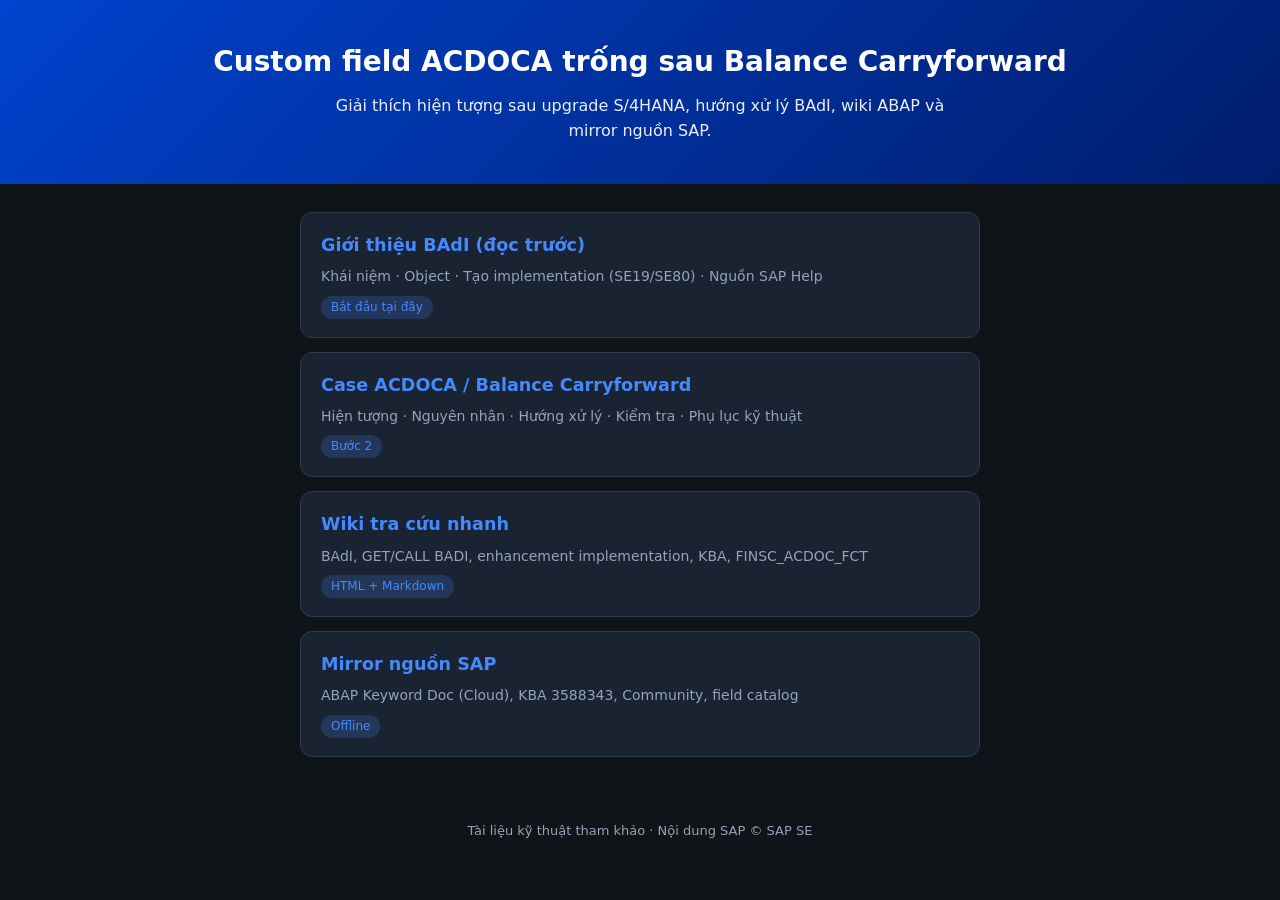
<file: docs/index.html>
<!DOCTYPE html>
<html lang="vi">
<head>
  <meta charset="utf-8" />
  <meta name="viewport" content="width=device-width, initial-scale=1" />
  <meta name="color-scheme" content="dark" />
  <title>ACDOCA / Balance Carryforward — Tài liệu</title>
  <link rel="stylesheet" href="theme.css" />
  <style>
    * { box-sizing: border-box; }
    body { margin:0; font-family:Segoe UI,system-ui,sans-serif; background:var(--bg); color:var(--text); line-height:1.6; }
    .hero { background:linear-gradient(135deg,var(--hero-from),var(--hero-to)); color:#fff; padding:40px 24px; text-align:center; }
    .hero h1 { margin:0 0 8px; font-size:1.75rem; font-weight:600; }
    .hero p { margin:0; opacity:.92; max-width:640px; margin-inline:auto; }
    .wrap { max-width:720px; margin:0 auto; padding:28px 20px 48px; display:grid; gap:14px; }
    .card { display:block; background:var(--card); border:1px solid var(--border); border-radius:12px; padding:18px 20px; text-decoration:none; color:inherit; transition:box-shadow .15s,border-color .15s; }
    .card:hover { border-color:var(--accent); box-shadow:var(--shadow); }
    .card h2 { margin:0 0 6px; font-size:1.1rem; color:var(--accent); }
    .card p { margin:0; font-size:14px; color:var(--muted); }
    .tag { display:inline-block; margin-top:8px; font-size:12px; background:var(--tag-bg); color:var(--accent); padding:2px 10px; border-radius:999px; }
    footer { text-align:center; font-size:13px; color:var(--muted); padding:16px; }
  </style>
</head>
<body>
  <header class="hero">
    <h1>Custom field ACDOCA trống sau Balance Carryforward</h1>
    <p>Giải thích hiện tượng sau upgrade S/4HANA, hướng xử lý BAdI, wiki ABAP và mirror nguồn SAP.</p>
  </header>
  <main class="wrap">
    <a class="card" href="Gioi_thieu_BADI.html">
      <h2>Giới thiệu BAdI (đọc trước)</h2>
      <p>Khái niệm · Object · Tạo implementation (SE19/SE80) · Nguồn SAP Help</p>
      <span class="tag">Bắt đầu tại đây</span>
    </a>
    <a class="card" href="Huong_dan_BADI_FINS_ACDOC.html">
      <h2>Case ACDOCA / Balance Carryforward</h2>
      <p>Hiện tượng · Nguyên nhân · Hướng xử lý · Kiểm tra · Phụ lục kỹ thuật</p>
      <span class="tag">Bước 2</span>
    </a>
    <a class="card" href="wiki/index.html">
      <h2>Wiki tra cứu nhanh</h2>
      <p>BAdI, GET/CALL BADI, enhancement implementation, KBA, FINSC_ACDOC_FCT</p>
      <span class="tag">HTML + Markdown</span>
    </a>
    <a class="card" href="sources/README.md">
      <h2>Mirror nguồn SAP</h2>
      <p>ABAP Keyword Doc (Cloud), KBA 3588343, Community, field catalog</p>
      <span class="tag">Offline</span>
    </a>
  </main>
  <footer>Tài liệu kỹ thuật tham khảo · Nội dung SAP © SAP SE</footer>
</body>
</html>
</file>
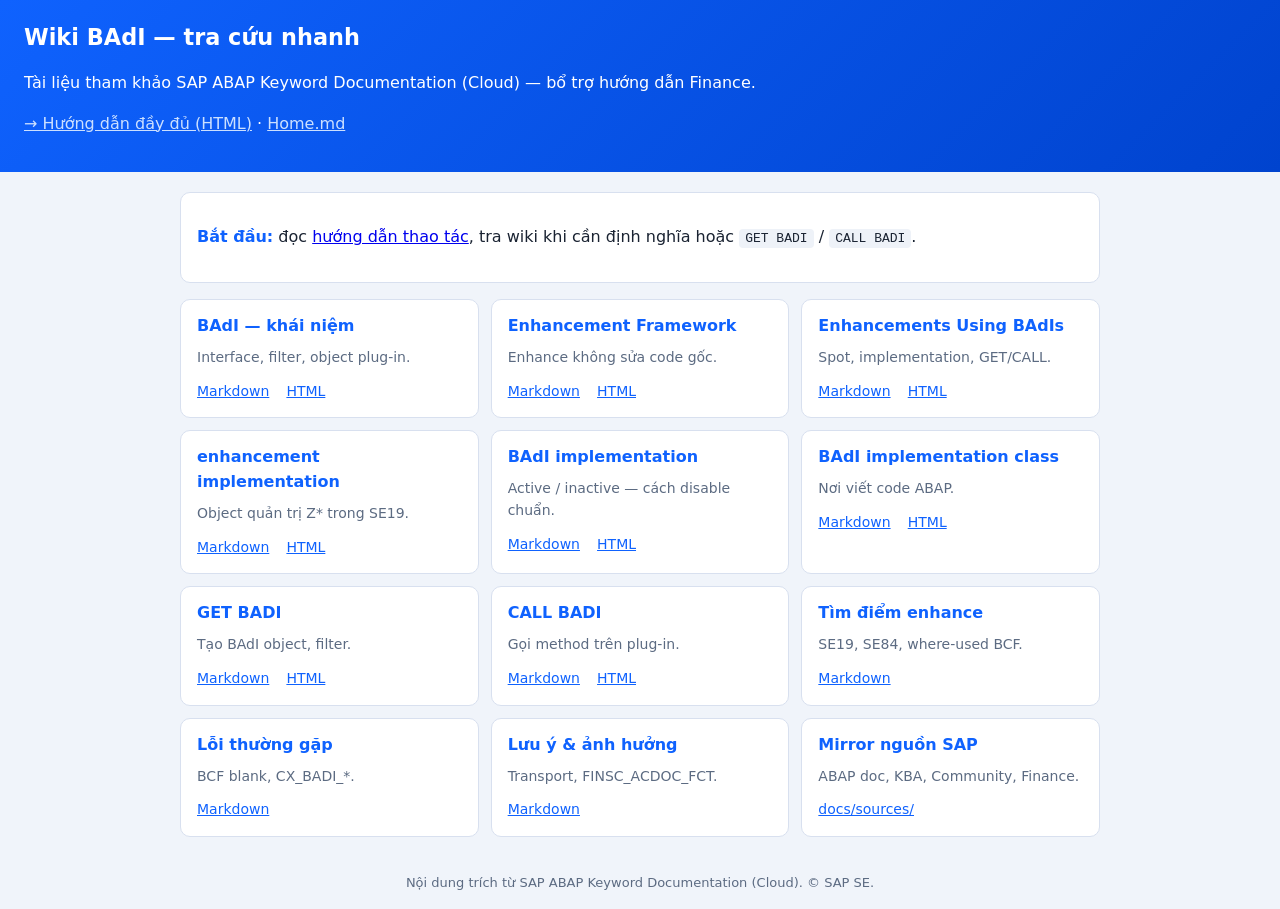
<file: wiki/index.html>
<!DOCTYPE html>
<html lang="vi">
<head>
  <meta charset="utf-8" />
  <meta name="viewport" content="width=device-width, initial-scale=1" />
  <title>Wiki BAdI — tra cứu nhanh</title>
  <style>
    :root { --bg:#f0f4fa; --card:#fff; --accent:#0f62fe; --text:#1a2332; --muted:#5c6b82; --border:#d8e0ef; }
    * { box-sizing: border-box; }
    body { margin:0; font-family:Segoe UI,system-ui,sans-serif; background:var(--bg); color:var(--text); line-height:1.55; }
    .top { background:linear-gradient(135deg,#0f62fe,#0043ce); color:#fff; padding:20px 24px; }
    .top h1 { margin:0 0 6px; font-size:1.4rem; }
    .top a { color:#cce0ff; }
    .wrap { max-width:960px; margin:0 auto; padding:20px; display:grid; gap:16px; }
  .grid { display:grid; grid-template-columns:repeat(auto-fill,minmax(260px,1fr)); gap:12px; }
    .card { background:var(--card); border:1px solid var(--border); border-radius:10px; padding:14px 16px; }
    .card h2 { margin:0 0 8px; font-size:1rem; color:var(--accent); }
    .card p { margin:0 0 10px; font-size:14px; color:var(--muted); }
    .card a { font-size:14px; color:var(--accent); margin-right:12px; }
    .hero { background:var(--card); border:1px solid var(--border); border-radius:10px; padding:16px; }
    .hero strong { color:var(--accent); }
    code { background:#eef2f8; padding:2px 6px; border-radius:4px; font-size:13px; }
    footer { font-size:13px; color:var(--muted); text-align:center; padding:16px; }
  </style>
</head>
<body>
  <header class="top">
    <h1>Wiki BAdI — tra cứu nhanh</h1>
    <p>Tài liệu tham khảo SAP ABAP Keyword Documentation (Cloud) — bổ trợ hướng dẫn Finance.</p>
    <p><a href="../docs/Huong_dan_BADI_FINS_ACDOC.html">→ Hướng dẫn đầy đủ (HTML)</a> · <a href="Home.md">Home.md</a></p>
  </header>
  <div class="wrap">
    <div class="hero">
      <p><strong>Bắt đầu:</strong> đọc <a href="../docs/Huong_dan_BADI_FINS_ACDOC.html">hướng dẫn thao tác</a>, tra wiki khi cần định nghĩa hoặc <code>GET BADI</code> / <code>CALL BADI</code>.</p>
    </div>
    <div class="grid">
      <div class="card">
        <h2>BAdI — khái niệm</h2>
        <p>Interface, filter, object plug-in.</p>
        <a href="BAdI-khai-niem.md">Markdown</a>
        <a href="pages/badi-khai-niem.html">HTML</a>
      </div>
      <div class="card">
        <h2>Enhancement Framework</h2>
        <p>Enhance không sửa code gốc.</p>
        <a href="Enhancement-Framework.md">Markdown</a>
        <a href="pages/enhancement-framework.html">HTML</a>
      </div>
      <div class="card">
        <h2>Enhancements Using BAdIs</h2>
        <p>Spot, implementation, GET/CALL.</p>
        <a href="Enhancements-Using-BAdIs.md">Markdown</a>
        <a href="pages/enhancements-using-badis.html">HTML</a>
      </div>
      <div class="card">
        <h2>enhancement implementation</h2>
        <p>Object quản trị Z* trong SE19.</p>
        <a href="Enhancement-Implementation.md">Markdown</a>
        <a href="pages/enhancement-implementation.html">HTML</a>
      </div>
      <div class="card">
        <h2>BAdI implementation</h2>
        <p>Active / inactive — cách disable chuẩn.</p>
        <a href="BAdI-Implementation.md">Markdown</a>
        <a href="pages/badi-implementation.html">HTML</a>
      </div>
      <div class="card">
        <h2>BAdI implementation class</h2>
        <p>Nơi viết code ABAP.</p>
        <a href="BAdI-Implementation-Class.md">Markdown</a>
        <a href="pages/badi-implementation-class.html">HTML</a>
      </div>
      <div class="card">
        <h2>GET BADI</h2>
        <p>Tạo BAdI object, filter.</p>
        <a href="GET-BADI.md">Markdown</a>
        <a href="pages/get-badi.html">HTML</a>
      </div>
      <div class="card">
        <h2>CALL BADI</h2>
        <p>Gọi method trên plug-in.</p>
        <a href="CALL-BADI.md">Markdown</a>
        <a href="pages/call-badi.html">HTML</a>
      </div>
      <div class="card">
        <h2>Tìm điểm enhance</h2>
        <p>SE19, SE84, where-used BCF.</p>
        <a href="Tim-diem-enhance.md">Markdown</a>
      </div>
      <div class="card">
        <h2>Lỗi thường gặp</h2>
        <p>BCF blank, CX_BADI_*.</p>
        <a href="Loi-thuong-gap.md">Markdown</a>
      </div>
      <div class="card">
        <h2>Lưu ý &amp; ảnh hưởng</h2>
        <p>Transport, FINSC_ACDOC_FCT.</p>
        <a href="Luu-y-va-anh-huong.md">Markdown</a>
      </div>
      <div class="card">
        <h2>Mirror nguồn SAP</h2>
        <p>ABAP doc, KBA, Community, Finance.</p>
        <a href="../docs/sources/README.md">docs/sources/</a>
      </div>
    </div>
  </div>
  <footer>Nội dung trích từ SAP ABAP Keyword Documentation (Cloud). © SAP SE.</footer>
</body>
</html>
</file>
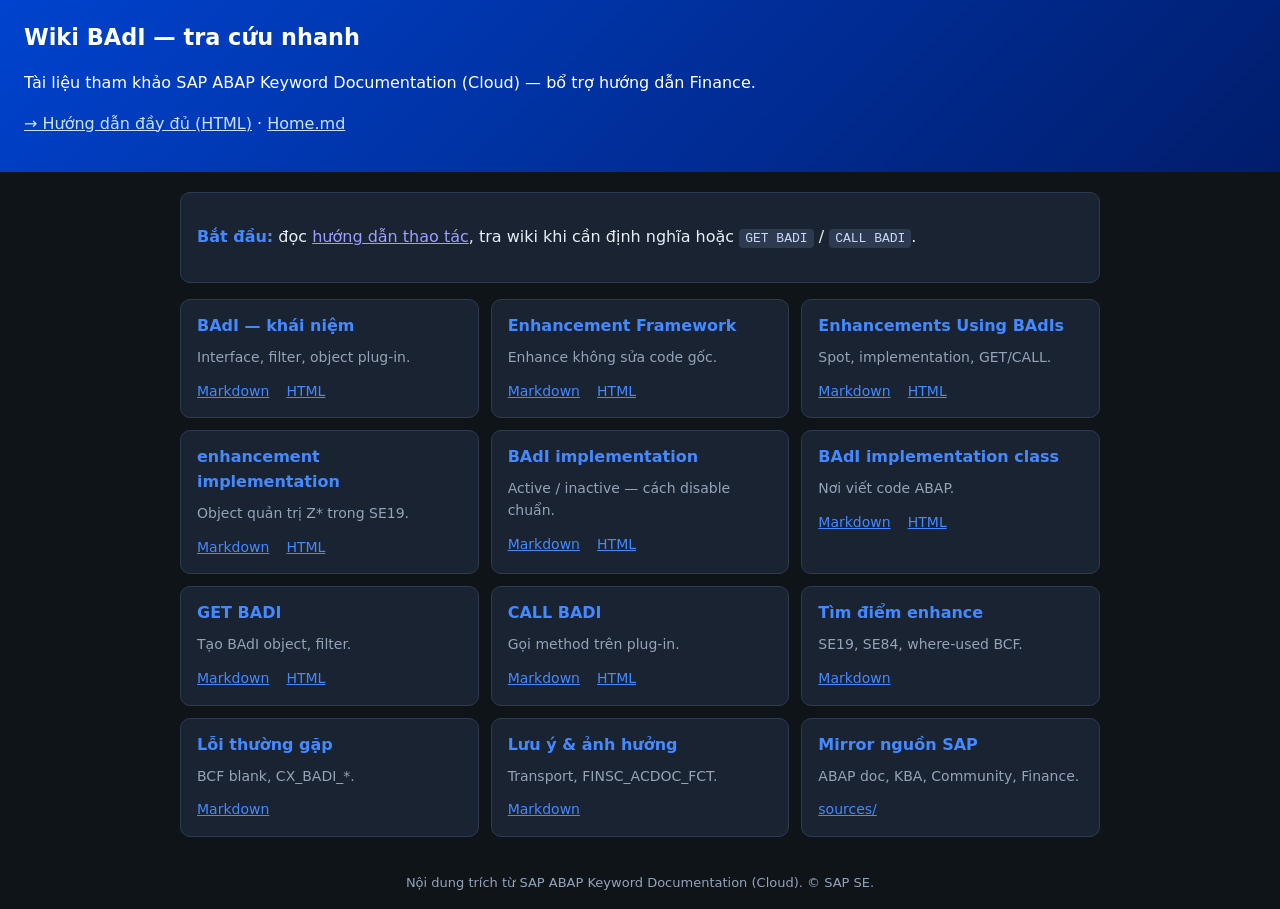
<file: docs/wiki/index.html>
<!DOCTYPE html>
<html lang="vi">
<head>
  <meta charset="utf-8" />
  <meta name="viewport" content="width=device-width, initial-scale=1" />
  <title>Wiki BAdI — tra cứu nhanh</title>
  <link rel="stylesheet" href="../theme.css" />
  <style>
    * { box-sizing: border-box; }
    body { margin:0; font-family:Segoe UI,system-ui,sans-serif; background:var(--bg); color:var(--text); line-height:1.55; }
    .top { background:linear-gradient(135deg,var(--hero-from),var(--hero-to)); color:#fff; padding:20px 24px; }
    .top h1 { margin:0 0 6px; font-size:1.4rem; }
    .top a { color:#cce0ff; }
    .wrap { max-width:960px; margin:0 auto; padding:20px; display:grid; gap:16px; }
  .grid { display:grid; grid-template-columns:repeat(auto-fill,minmax(260px,1fr)); gap:12px; }
    .card { background:var(--card); border:1px solid var(--border); border-radius:10px; padding:14px 16px; }
    .card h2 { margin:0 0 8px; font-size:1rem; color:var(--accent); }
    .card p { margin:0 0 10px; font-size:14px; color:var(--muted); }
    .card a { font-size:14px; color:var(--accent); margin-right:12px; }
    .hero { background:var(--card); border:1px solid var(--border); border-radius:10px; padding:16px; }
    .hero strong { color:var(--accent); }
    code { background:var(--inline-code-bg); color:var(--inline-code-text); padding:2px 6px; border-radius:4px; font-size:13px; }
    footer { font-size:13px; color:var(--muted); text-align:center; padding:16px; }
  </style>
</head>
<body>
  <header class="top">
    <h1>Wiki BAdI — tra cứu nhanh</h1>
    <p>Tài liệu tham khảo SAP ABAP Keyword Documentation (Cloud) — bổ trợ hướng dẫn Finance.</p>
    <p><a href="../Huong_dan_BADI_FINS_ACDOC.html">→ Hướng dẫn đầy đủ (HTML)</a> · <a href="Home.md">Home.md</a></p>
  </header>
  <div class="wrap">
    <div class="hero">
      <p><strong>Bắt đầu:</strong> đọc <a href="../Huong_dan_BADI_FINS_ACDOC.html">hướng dẫn thao tác</a>, tra wiki khi cần định nghĩa hoặc <code>GET BADI</code> / <code>CALL BADI</code>.</p>
    </div>
    <div class="grid">
      <div class="card">
        <h2>BAdI — khái niệm</h2>
        <p>Interface, filter, object plug-in.</p>
        <a href="BAdI-khai-niem.md">Markdown</a>
        <a href="pages/badi-khai-niem.html">HTML</a>
      </div>
      <div class="card">
        <h2>Enhancement Framework</h2>
        <p>Enhance không sửa code gốc.</p>
        <a href="Enhancement-Framework.md">Markdown</a>
        <a href="pages/enhancement-framework.html">HTML</a>
      </div>
      <div class="card">
        <h2>Enhancements Using BAdIs</h2>
        <p>Spot, implementation, GET/CALL.</p>
        <a href="Enhancements-Using-BAdIs.md">Markdown</a>
        <a href="pages/enhancements-using-badis.html">HTML</a>
      </div>
      <div class="card">
        <h2>enhancement implementation</h2>
        <p>Object quản trị Z* trong SE19.</p>
        <a href="Enhancement-Implementation.md">Markdown</a>
        <a href="pages/enhancement-implementation.html">HTML</a>
      </div>
      <div class="card">
        <h2>BAdI implementation</h2>
        <p>Active / inactive — cách disable chuẩn.</p>
        <a href="BAdI-Implementation.md">Markdown</a>
        <a href="pages/badi-implementation.html">HTML</a>
      </div>
      <div class="card">
        <h2>BAdI implementation class</h2>
        <p>Nơi viết code ABAP.</p>
        <a href="BAdI-Implementation-Class.md">Markdown</a>
        <a href="pages/badi-implementation-class.html">HTML</a>
      </div>
      <div class="card">
        <h2>GET BADI</h2>
        <p>Tạo BAdI object, filter.</p>
        <a href="GET-BADI.md">Markdown</a>
        <a href="pages/get-badi.html">HTML</a>
      </div>
      <div class="card">
        <h2>CALL BADI</h2>
        <p>Gọi method trên plug-in.</p>
        <a href="CALL-BADI.md">Markdown</a>
        <a href="pages/call-badi.html">HTML</a>
      </div>
      <div class="card">
        <h2>Tìm điểm enhance</h2>
        <p>SE19, SE84, where-used BCF.</p>
        <a href="Tim-diem-enhance.md">Markdown</a>
      </div>
      <div class="card">
        <h2>Lỗi thường gặp</h2>
        <p>BCF blank, CX_BADI_*.</p>
        <a href="Loi-thuong-gap.md">Markdown</a>
      </div>
      <div class="card">
        <h2>Lưu ý &amp; ảnh hưởng</h2>
        <p>Transport, FINSC_ACDOC_FCT.</p>
        <a href="Luu-y-va-anh-huong.md">Markdown</a>
      </div>
      <div class="card">
        <h2>Mirror nguồn SAP</h2>
        <p>ABAP doc, KBA, Community, Finance.</p>
        <a href="../sources/README.md">sources/</a>
      </div>
    </div>
  </div>
  <footer>Nội dung trích từ SAP ABAP Keyword Documentation (Cloud). © SAP SE.</footer>
</body>
</html>
</file>
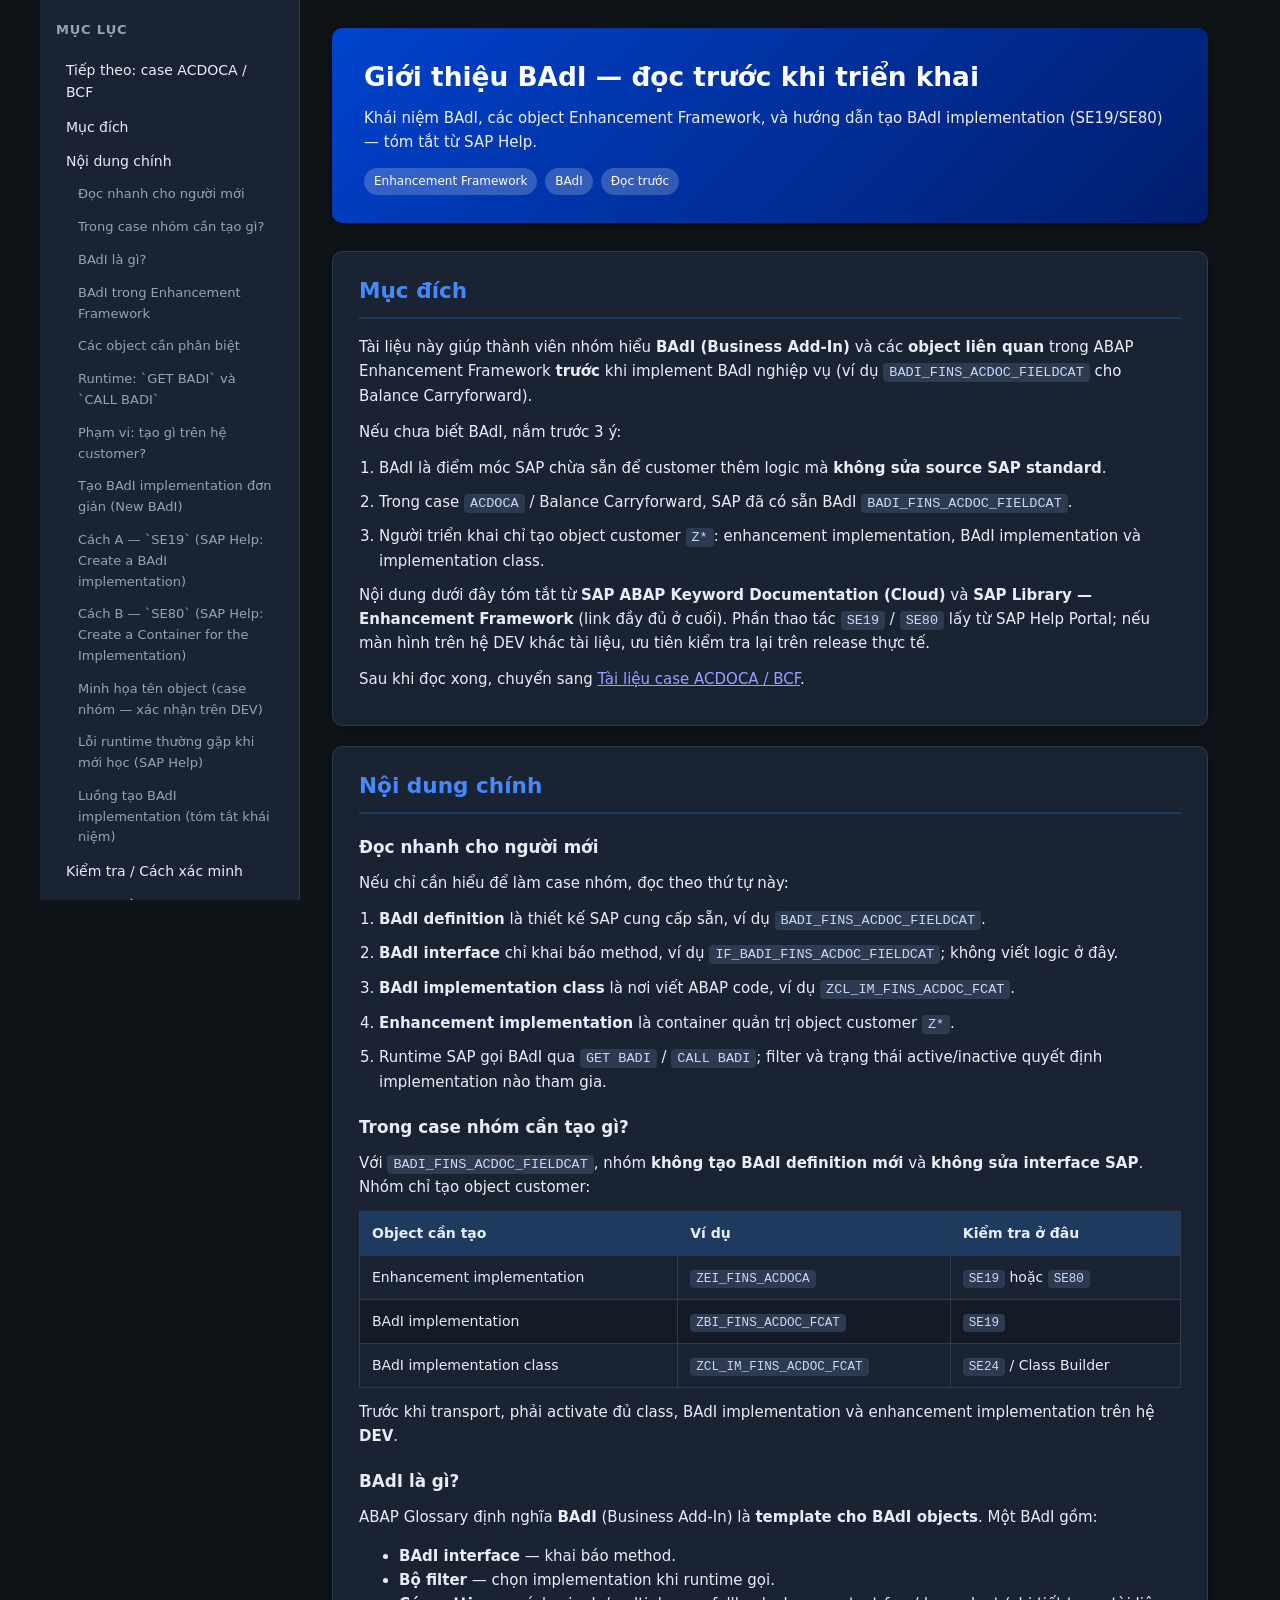
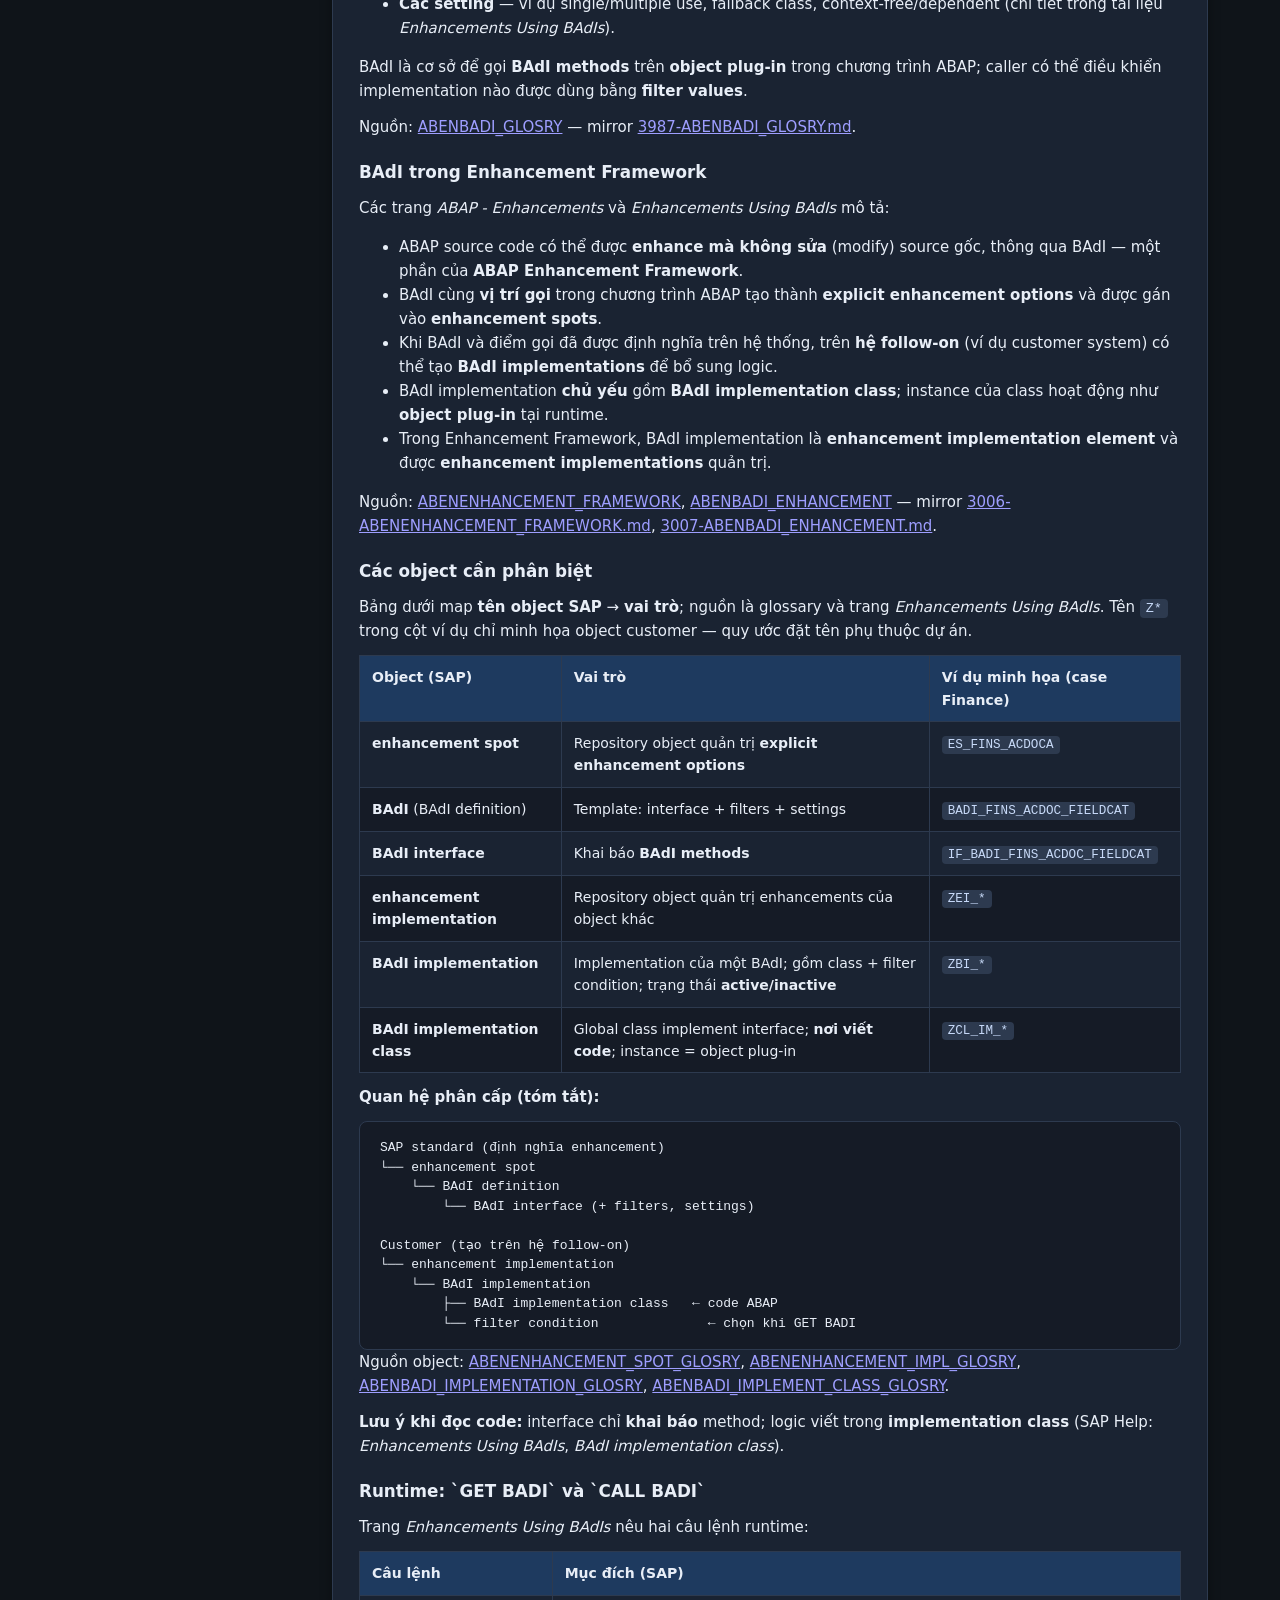
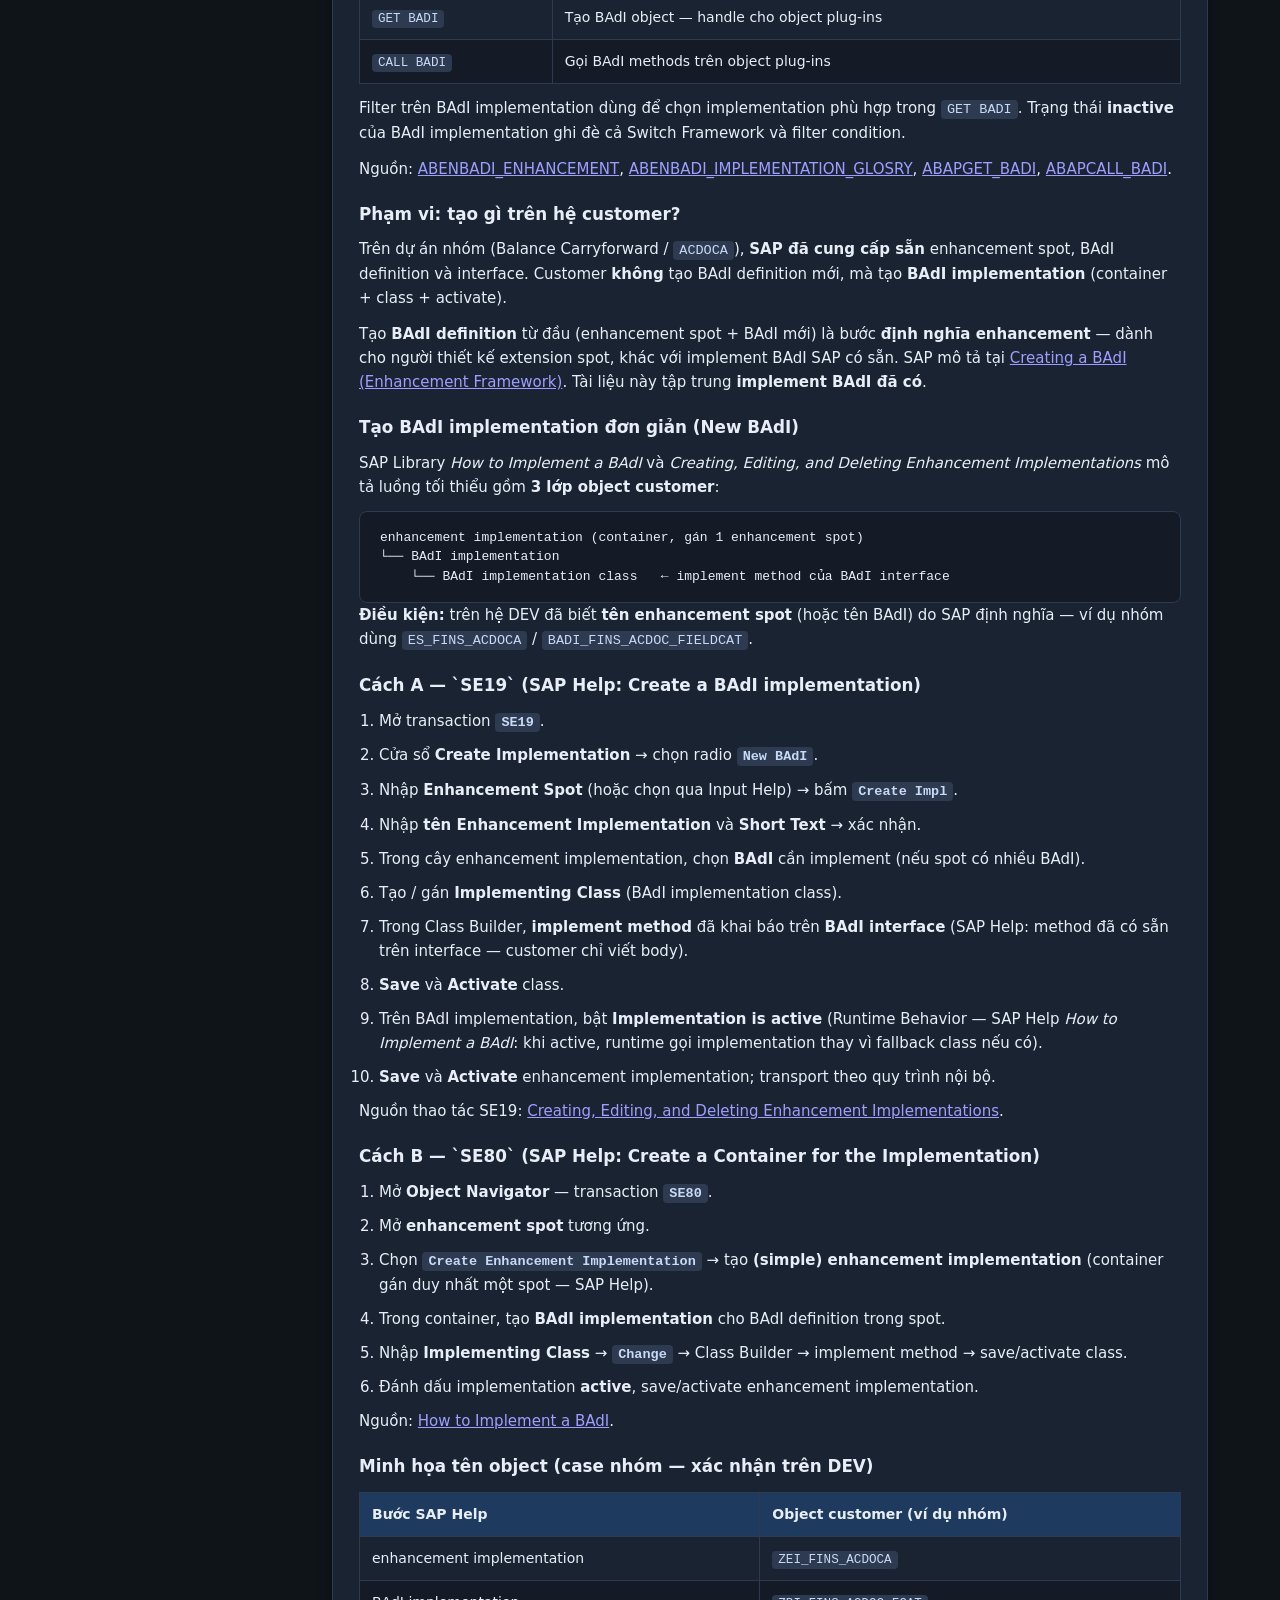
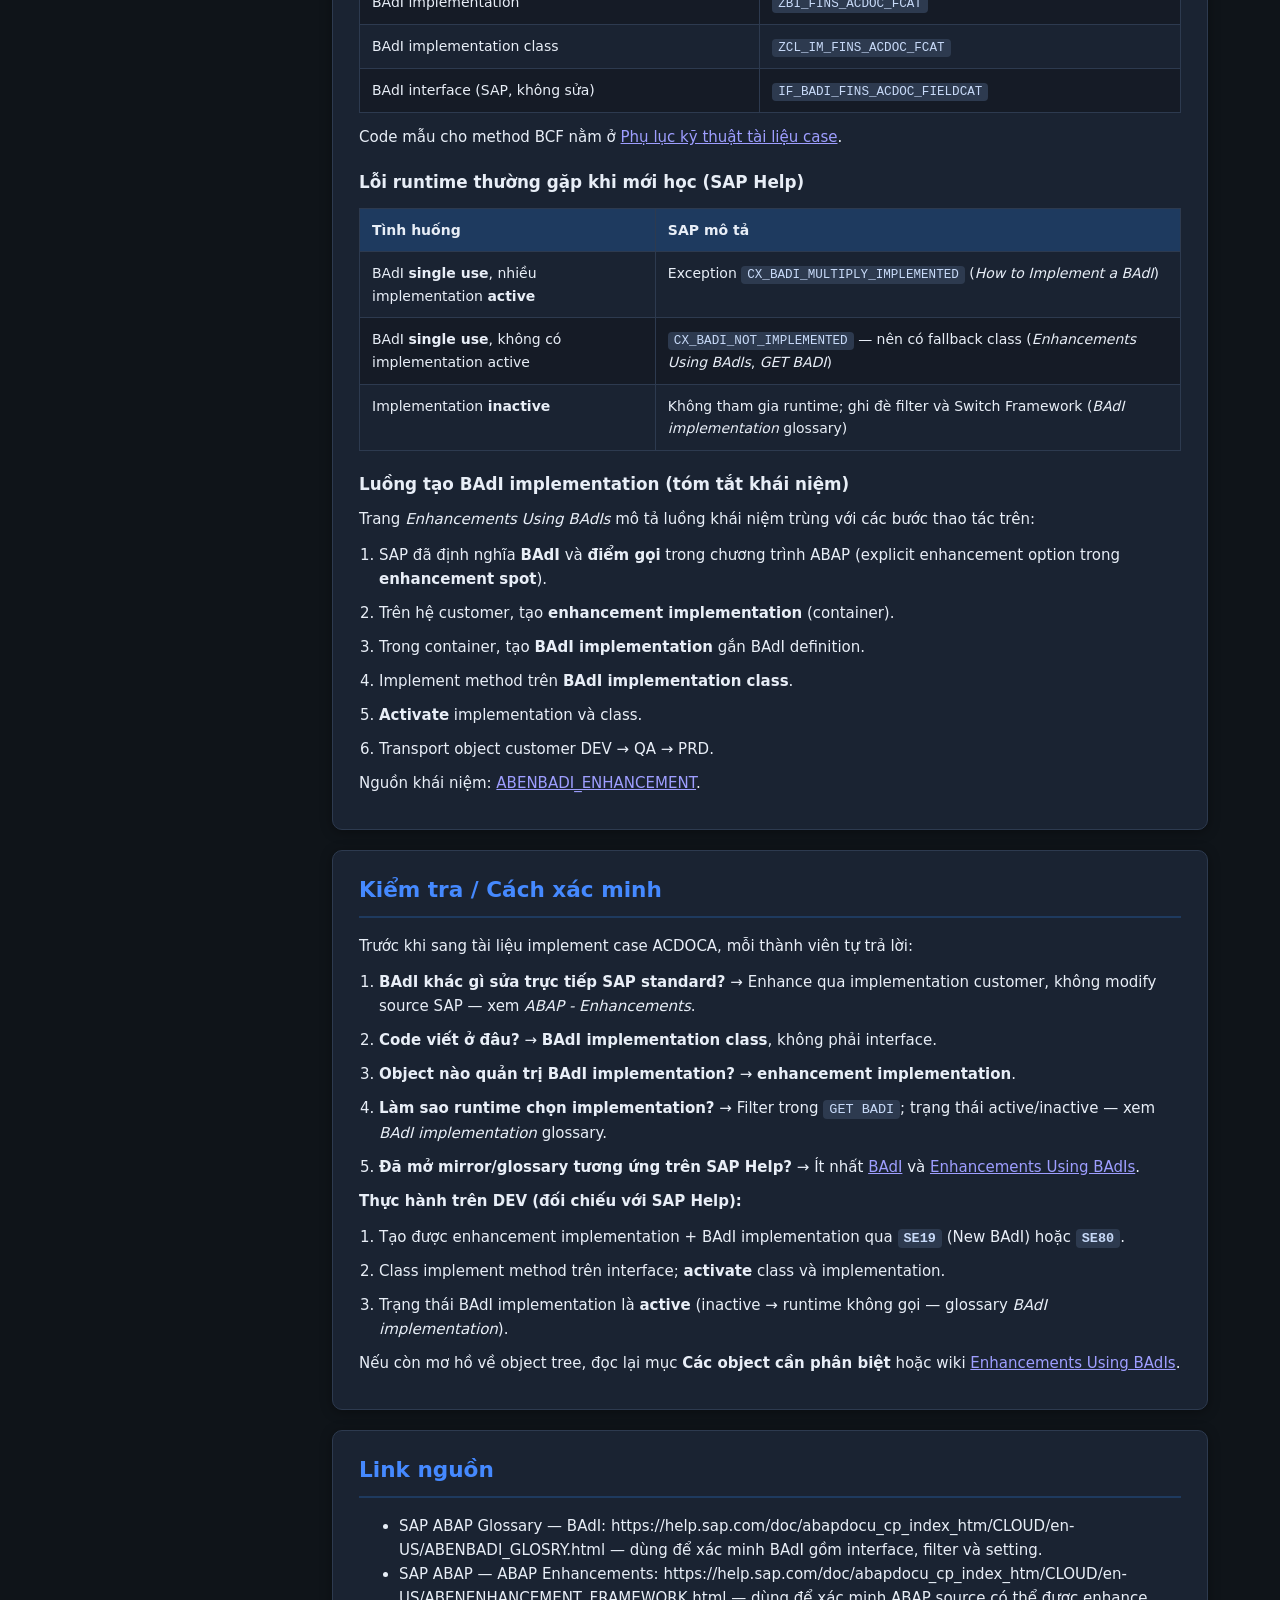
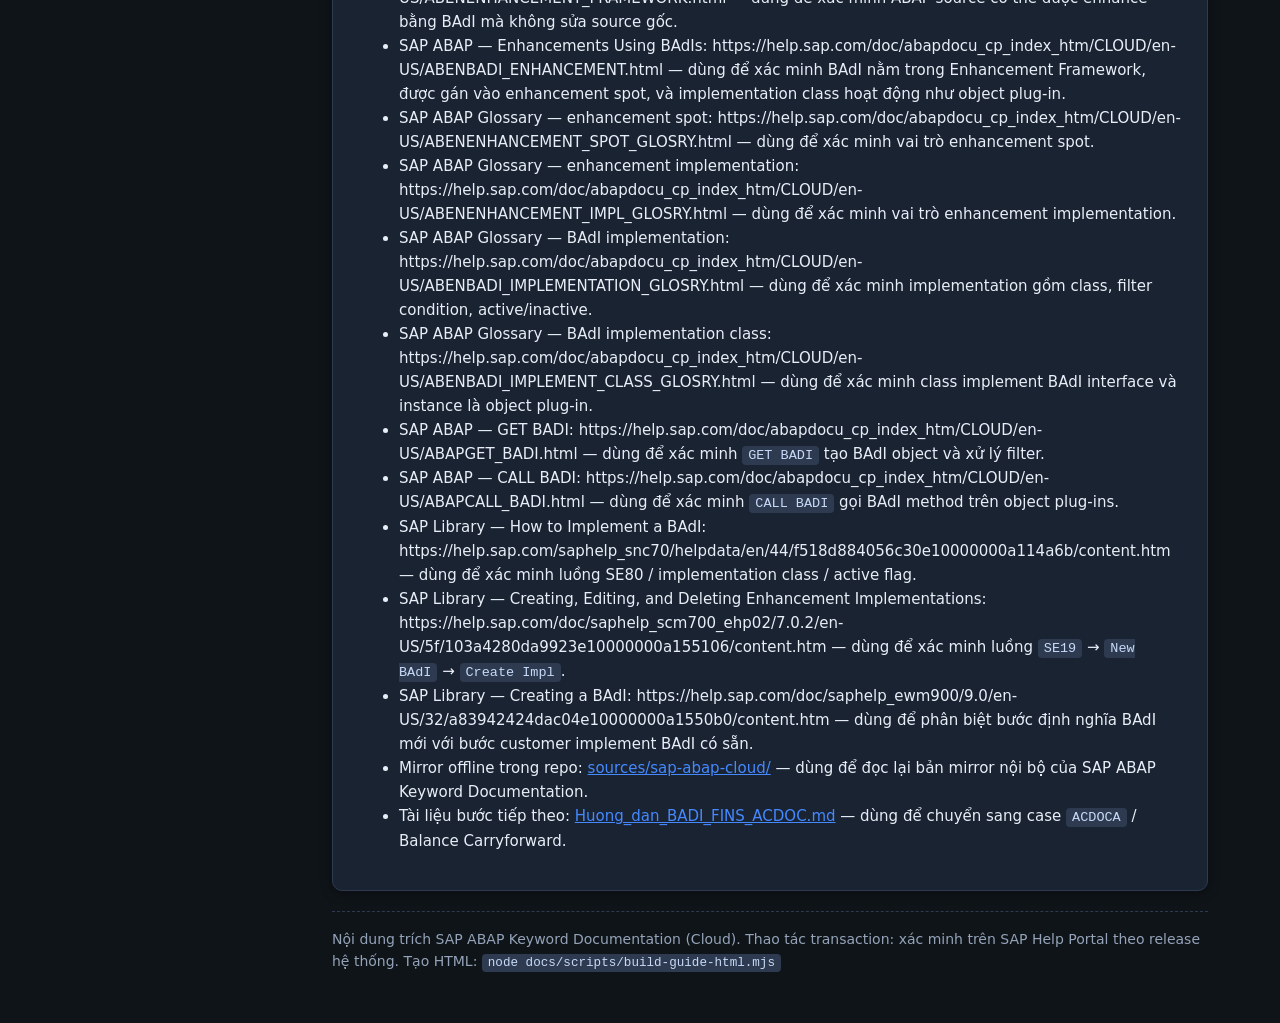
<file: docs/Gioi_thieu_BADI.html>
<!DOCTYPE html>
<html lang="vi">
<head>
  <meta charset="utf-8" />
  <meta name="viewport" content="width=device-width, initial-scale=1" />
  <meta name="color-scheme" content="dark" />
  <title>Giới thiệu BAdI — đọc trước khi triển khai</title>
  <link rel="stylesheet" href="theme.css" />
  <style>
    * { box-sizing: border-box; }
    html { scroll-behavior: smooth; }
    body {
      margin: 0;
      font-family: "Segoe UI", system-ui, -apple-system, sans-serif;
      background: var(--bg);
      color: var(--text);
      line-height: 1.6;
      font-size: 15px;
    }
    .layout {
      display: grid;
      grid-template-columns: 260px 1fr;
      min-height: 100vh;
      max-width: 1200px;
      margin: 0 auto;
    }
    @media (max-width: 900px) {
      .layout { grid-template-columns: 1fr; }
      nav.toc { position: static; border-right: none; border-bottom: 1px solid var(--border); }
    }
    nav.toc {
      position: sticky;
      top: 0;
      height: 100vh;
      overflow-y: auto;
      padding: 20px 16px;
      background: var(--surface);
      border-right: 1px solid var(--border);
    }
    nav.toc h2 {
      font-size: 13px;
      text-transform: uppercase;
      letter-spacing: 0.06em;
      color: var(--muted);
      margin: 0 0 12px;
    }
    nav.toc a {
      display: block;
      padding: 6px 10px;
      color: var(--text);
      text-decoration: none;
      border-radius: 6px;
      font-size: 14px;
    }
    nav.toc a:hover { background: var(--accent-soft); color: var(--accent); }
    nav.toc a.sub { padding-left: 22px; font-size: 13px; color: var(--muted); }
    main {
      padding: 28px 32px 48px;
    }
    header.hero {
      background: linear-gradient(135deg, var(--hero-from) 0%, var(--hero-to) 100%);
      color: #fff;
      padding: 28px 32px;
      border-radius: var(--radius);
      margin-bottom: 28px;
      box-shadow: var(--shadow);
    }
    header.hero h1 { margin: 0 0 8px; font-size: 1.65rem; font-weight: 600; }
    header.hero p { margin: 0; opacity: 0.92; font-size: 15px; }
    header.hero .tags { margin-top: 14px; display: flex; flex-wrap: wrap; gap: 8px; }
    header.hero .tag {
      background: rgba(255,255,255,0.2);
      padding: 4px 10px;
      border-radius: 999px;
      font-size: 12px;
    }
    section {
      background: var(--surface);
      border: 1px solid var(--border);
      border-radius: var(--radius);
      padding: 22px 26px;
      margin-bottom: 20px;
      box-shadow: var(--shadow);
    }
    section h2 {
      margin: 0 0 16px;
      font-size: 1.35rem;
      color: var(--accent);
      padding-bottom: 8px;
      border-bottom: 2px solid var(--accent-soft);
    }
    section h3 {
      margin: 20px 0 10px;
      font-size: 1.05rem;
    }
    section h4 { margin: 16px 0 8px; font-size: 0.95rem; color: var(--muted); }
    p { margin: 0 0 12px; }
    .ref {
      font-size: 12px;
      color: var(--accent);
      text-decoration: none;
      vertical-align: super;
    }
    .ref:hover { text-decoration: underline; }
    pre, .pre {
      background: var(--code-bg);
      color: var(--code-text);
      padding: 14px 16px;
      border-radius: 8px;
      overflow-x: auto;
      font-family: Consolas, "Cascadia Code", monospace;
      font-size: 13px;
      line-height: 1.45;
      margin: 12px 0;
    }
    pre.abap .kw { color: #7dd3fc; }
    pre.abap .cm { color: #94a3b8; }
    code.inline {
      background: var(--inline-code-bg);
      color: var(--inline-code-text);
      padding: 2px 6px;
      border-radius: 4px;
      font-size: 0.9em;
      font-family: Consolas, monospace;
    }
    .tree {
      background: var(--tree-bg);
      border: 1px solid var(--border);
      border-radius: 8px;
      padding: 16px 20px;
      font-family: Consolas, monospace;
      font-size: 13px;
      line-height: 1.5;
      white-space: pre;
      overflow-x: auto;
    }
    table {
      width: 100%;
      border-collapse: collapse;
      font-size: 14px;
      margin: 12px 0;
    }
    th, td {
      border: 1px solid var(--border);
      padding: 10px 12px;
      text-align: left;
      vertical-align: top;
    }
    th { background: var(--accent-soft); font-weight: 600; }
    tr:nth-child(even) td { background: var(--row-alt); }
    ol.steps { padding-left: 1.25rem; margin: 0; }
    ol.steps li { margin-bottom: 10px; }
    ol.steps li ul { margin-top: 6px; padding-left: 1.2rem; list-style: disc; }
    .alert {
      background: var(--warn-bg);
      border-left: 4px solid var(--warn-border);
      padding: 12px 16px;
      border-radius: 0 8px 8px 0;
      margin: 14px 0;
      font-size: 14px;
    }
    .checklist { list-style: none; padding: 0; margin: 0; }
    .checklist li {
      padding: 8px 0 8px 28px;
      position: relative;
      border-bottom: 1px solid var(--border);
    }
    .checklist li:last-child { border-bottom: none; }
    .checklist li::before {
      content: "☐";
      position: absolute;
      left: 0;
      color: var(--muted);
      font-size: 18px;
    }
    .refs dl { margin: 0; }
    .refs dt { font-weight: 600; margin-top: 14px; }
    .refs dd { margin: 4px 0 0; }
    .refs a { color: var(--accent); word-break: break-all; }
    footer.note {
      font-size: 14px;
      color: var(--muted);
      border-top: 1px dashed var(--border);
      padding-top: 16px;
      margin-top: 8px;
    }
    .pill-row { display: flex; flex-wrap: wrap; gap: 8px; margin: 10px 0; }
    .pill {
      background: var(--accent-soft);
      color: var(--accent);
      padding: 4px 12px;
      border-radius: 999px;
      font-size: 13px;
      font-weight: 500;
    }
  </style>
</head>
<body>
  <div class="layout">
    <nav class="toc" aria-label="Mục lục"><h2>Mục lục</h2><a href="Huong_dan_BADI_FINS_ACDOC.html">Tiếp theo: case ACDOCA / BCF</a><a href="#muc-dich">Mục đích</a><a href="#noi-dung-chinh">Nội dung chính</a><a href="#doc-nhanh-cho-nguoi-moi" class="sub">Đọc nhanh cho người mới</a><a href="#trong-case-nhom-can-tao-gi" class="sub">Trong case nhóm cần tạo gì?</a><a href="#badi-la-gi" class="sub">BAdI là gì?</a><a href="#badi-trong-enhancement-framework" class="sub">BAdI trong Enhancement Framework</a><a href="#cac-object-can-phan-biet" class="sub">Các object cần phân biệt</a><a href="#runtime-get-badi-va-call-badi" class="sub">Runtime: `GET BADI` và `CALL BADI`</a><a href="#pham-vi-tao-gi-tren-he-customer" class="sub">Phạm vi: tạo gì trên hệ customer?</a><a href="#tao-badi-implementation-don-gian-new-badi" class="sub">Tạo BAdI implementation đơn giản (New BAdI)</a><a href="#cach-a-se19-sap-help-create-a-badi-implementation" class="sub">Cách A — `SE19` (SAP Help: Create a BAdI implementation)</a><a href="#cach-b-se80-sap-help-create-a-container-for-the-implementation" class="sub">Cách B — `SE80` (SAP Help: Create a Container for the Implementation)</a><a href="#minh-hoa-ten-object-case-nhom-xac-nhan-tren-dev" class="sub">Minh họa tên object (case nhóm — xác nhận trên DEV)</a><a href="#loi-runtime-thuong-gap-khi-moi-hoc-sap-help" class="sub">Lỗi runtime thường gặp khi mới học (SAP Help)</a><a href="#luong-tao-badi-implementation-tom-tat-khai-niem" class="sub">Luồng tạo BAdI implementation (tóm tắt khái niệm)</a><a href="#kiem-tra-cach-xac-minh">Kiểm tra / Cách xác minh</a><a href="#link-nguon">Link nguồn</a><a href="sources/README.md">Mirror nguồn SAP</a><a href="Gioi_thieu_BADI.md">Bản Markdown</a></nav>
    <main>
      <header class="hero">
        <h1>Giới thiệu BAdI — đọc trước khi triển khai</h1>
        <p>Khái niệm BAdI, các object Enhancement Framework, và hướng dẫn tạo BAdI implementation (SE19/SE80) — tóm tắt từ SAP Help.</p>
        <div class="tags">
          <span class="tag">Enhancement Framework</span>
          <span class="tag">BAdI</span>
          <span class="tag">Đọc trước</span>
        </div>
      </header>
      <section id="muc-dich">
<h2>Mục đích</h2>
<p>Tài liệu này giúp thành viên nhóm hiểu <strong>BAdI (Business Add-In)</strong> và các <strong>object liên quan</strong> trong ABAP Enhancement Framework <strong>trước</strong> khi implement BAdI nghiệp vụ (ví dụ <code class="inline">BADI_FINS_ACDOC_FIELDCAT</code> cho Balance Carryforward).</p><p>Nếu chưa biết BAdI, nắm trước 3 ý:</p><ol class="steps"><li>BAdI là điểm móc SAP chừa sẵn để customer thêm logic mà <strong>không sửa source SAP standard</strong>.</li><li>Trong case <code class="inline">ACDOCA</code> / Balance Carryforward, SAP đã có sẵn BAdI <code class="inline">BADI_FINS_ACDOC_FIELDCAT</code>.</li><li>Người triển khai chỉ tạo object customer <code class="inline">Z*</code>: enhancement implementation, BAdI implementation và implementation class.</li></ol><p>Nội dung dưới đây tóm tắt từ <strong>SAP ABAP Keyword Documentation (Cloud)</strong> và <strong>SAP Library — Enhancement Framework</strong> (link đầy đủ ở cuối). Phần thao tác <code class="inline">SE19</code> / <code class="inline">SE80</code> lấy từ SAP Help Portal; nếu màn hình trên hệ DEV khác tài liệu, ưu tiên kiểm tra lại trên release thực tế.</p><p>Sau khi đọc xong, chuyển sang <a href="Huong_dan_BADI_FINS_ACDOC.md">Tài liệu case ACDOCA / BCF</a>.</p></section>
<section id="noi-dung-chinh">
<h2>Nội dung chính</h2>
<h3 id="doc-nhanh-cho-nguoi-moi">Đọc nhanh cho người mới</h3><p>Nếu chỉ cần hiểu để làm case nhóm, đọc theo thứ tự này:</p><ol class="steps"><li><strong>BAdI definition</strong> là thiết kế SAP cung cấp sẵn, ví dụ <code class="inline">BADI_FINS_ACDOC_FIELDCAT</code>.</li><li><strong>BAdI interface</strong> chỉ khai báo method, ví dụ <code class="inline">IF_BADI_FINS_ACDOC_FIELDCAT</code>; không viết logic ở đây.</li><li><strong>BAdI implementation class</strong> là nơi viết ABAP code, ví dụ <code class="inline">ZCL_IM_FINS_ACDOC_FCAT</code>.</li><li><strong>Enhancement implementation</strong> là container quản trị object customer <code class="inline">Z*</code>.</li><li>Runtime SAP gọi BAdI qua <code class="inline">GET BADI</code> / <code class="inline">CALL BADI</code>; filter và trạng thái active/inactive quyết định implementation nào tham gia.</li></ol><h3 id="trong-case-nhom-can-tao-gi">Trong case nhóm cần tạo gì?</h3><p>Với <code class="inline">BADI_FINS_ACDOC_FIELDCAT</code>, nhóm <strong>không tạo BAdI definition mới</strong> và <strong>không sửa interface SAP</strong>. Nhóm chỉ tạo object customer:</p><table><thead><tr><th>Object cần tạo</th><th>Ví dụ</th><th>Kiểm tra ở đâu</th></tr></thead><tbody><tr><td>Enhancement implementation</td><td><code class="inline">ZEI_FINS_ACDOCA</code></td><td><code class="inline">SE19</code> hoặc <code class="inline">SE80</code></td></tr><tr><td>BAdI implementation</td><td><code class="inline">ZBI_FINS_ACDOC_FCAT</code></td><td><code class="inline">SE19</code></td></tr><tr><td>BAdI implementation class</td><td><code class="inline">ZCL_IM_FINS_ACDOC_FCAT</code></td><td><code class="inline">SE24</code> / Class Builder</td></tr></tbody></table><p>Trước khi transport, phải activate đủ class, BAdI implementation và enhancement implementation trên hệ <strong>DEV</strong>.</p><h3 id="badi-la-gi">BAdI là gì?</h3><p>ABAP Glossary định nghĩa <strong>BAdI</strong> (Business Add-In) là <strong>template cho BAdI objects</strong>. Một BAdI gồm:</p><ul><li><strong>BAdI interface</strong> — khai báo method.</li><li><strong>Bộ filter</strong> — chọn implementation khi runtime gọi.</li><li><strong>Các setting</strong> — ví dụ single/multiple use, fallback class, context-free/dependent (chi tiết trong tài liệu <em>Enhancements Using BAdIs</em>).</li></ul><p>BAdI là cơ sở để gọi <strong>BAdI methods</strong> trên <strong>object plug-in</strong> trong chương trình ABAP; caller có thể điều khiển implementation nào được dùng bằng <strong>filter values</strong>.</p><p>Nguồn: <a href="https://help.sap.com/doc/abapdocu_cp_index_htm/CLOUD/en-US/ABENBADI_GLOSRY.html">ABENBADI_GLOSRY</a> — mirror <a href="sources/sap-abap-cloud/3987-ABENBADI_GLOSRY.md">3987-ABENBADI_GLOSRY.md</a>.</p><h3 id="badi-trong-enhancement-framework">BAdI trong Enhancement Framework</h3><p>Các trang <em>ABAP - Enhancements</em> và <em>Enhancements Using BAdIs</em> mô tả:</p><ul><li>ABAP source code có thể được <strong>enhance mà không sửa</strong> (modify) source gốc, thông qua BAdI — một phần của <strong>ABAP Enhancement Framework</strong>.</li><li>BAdI cùng <strong>vị trí gọi</strong> trong chương trình ABAP tạo thành <strong>explicit enhancement options</strong> và được gán vào <strong>enhancement spots</strong>.</li><li>Khi BAdI và điểm gọi đã được định nghĩa trên hệ thống, trên <strong>hệ follow-on</strong> (ví dụ customer system) có thể tạo <strong>BAdI implementations</strong> để bổ sung logic.</li><li>BAdI implementation <strong>chủ yếu</strong> gồm <strong>BAdI implementation class</strong>; instance của class hoạt động như <strong>object plug-in</strong> tại runtime.</li><li>Trong Enhancement Framework, BAdI implementation là <strong>enhancement implementation element</strong> và được <strong>enhancement implementations</strong> quản trị.</li></ul><p>Nguồn: <a href="https://help.sap.com/doc/abapdocu_cp_index_htm/CLOUD/en-US/ABENENHANCEMENT_FRAMEWORK.html">ABENENHANCEMENT_FRAMEWORK</a>, <a href="https://help.sap.com/doc/abapdocu_cp_index_htm/CLOUD/en-US/ABENBADI_ENHANCEMENT.html">ABENBADI_ENHANCEMENT</a> — mirror <a href="sources/sap-abap-cloud/3006-ABENENHANCEMENT_FRAMEWORK.md">3006-ABENENHANCEMENT_FRAMEWORK.md</a>, <a href="sources/sap-abap-cloud/3007-ABENBADI_ENHANCEMENT.md">3007-ABENBADI_ENHANCEMENT.md</a>.</p><h3 id="cac-object-can-phan-biet">Các object cần phân biệt</h3><p>Bảng dưới map <strong>tên object SAP</strong> → <strong>vai trò</strong>; nguồn là glossary và trang <em>Enhancements Using BAdIs</em>. Tên <code class="inline">Z*</code> trong cột ví dụ chỉ minh họa object customer — quy ước đặt tên phụ thuộc dự án.</p><table><thead><tr><th>Object (SAP)</th><th>Vai trò</th><th>Ví dụ minh họa (case Finance)</th></tr></thead><tbody><tr><td><strong>enhancement spot</strong></td><td>Repository object quản trị <strong>explicit enhancement options</strong></td><td><code class="inline">ES_FINS_ACDOCA</code></td></tr><tr><td><strong>BAdI</strong> (BAdI definition)</td><td>Template: interface + filters + settings</td><td><code class="inline">BADI_FINS_ACDOC_FIELDCAT</code></td></tr><tr><td><strong>BAdI interface</strong></td><td>Khai báo <strong>BAdI methods</strong></td><td><code class="inline">IF_BADI_FINS_ACDOC_FIELDCAT</code></td></tr><tr><td><strong>enhancement implementation</strong></td><td>Repository object quản trị enhancements của object khác</td><td><code class="inline">ZEI_*</code></td></tr><tr><td><strong>BAdI implementation</strong></td><td>Implementation của một BAdI; gồm class + filter condition; trạng thái <strong>active/inactive</strong></td><td><code class="inline">ZBI_*</code></td></tr><tr><td><strong>BAdI implementation class</strong></td><td>Global class implement interface; <strong>nơi viết code</strong>; instance = object plug-in</td><td><code class="inline">ZCL_IM_*</code></td></tr></tbody></table><p><strong>Quan hệ phân cấp (tóm tắt):</strong></p><div class="tree">SAP standard (định nghĩa enhancement)
└── enhancement spot
    └── BAdI definition
        └── BAdI interface (+ filters, settings)

Customer (tạo trên hệ follow-on)
└── enhancement implementation
    └── BAdI implementation
        ├── BAdI implementation class   ← code ABAP
        └── filter condition              ← chọn khi GET BADI</div><p>Nguồn object: <a href="https://help.sap.com/doc/abapdocu_cp_index_htm/CLOUD/en-US/ABENENHANCEMENT_SPOT_GLOSRY.html">ABENENHANCEMENT_SPOT_GLOSRY</a>, <a href="https://help.sap.com/doc/abapdocu_cp_index_htm/CLOUD/en-US/ABENENHANCEMENT_IMPL_GLOSRY.html">ABENENHANCEMENT_IMPL_GLOSRY</a>, <a href="https://help.sap.com/doc/abapdocu_cp_index_htm/CLOUD/en-US/ABENBADI_IMPLEMENTATION_GLOSRY.html">ABENBADI_IMPLEMENTATION_GLOSRY</a>, <a href="https://help.sap.com/doc/abapdocu_cp_index_htm/CLOUD/en-US/ABENBADI_IMPLEMENT_CLASS_GLOSRY.html">ABENBADI_IMPLEMENT_CLASS_GLOSRY</a>.</p><p><strong>Lưu ý khi đọc code:</strong> interface chỉ <strong>khai báo</strong> method; logic viết trong <strong>implementation class</strong> (SAP Help: <em>Enhancements Using BAdIs</em>, <em>BAdI implementation class</em>).</p><h3 id="runtime-get-badi-va-call-badi">Runtime: `GET BADI` và `CALL BADI`</h3><p>Trang <em>Enhancements Using BAdIs</em> nêu hai câu lệnh runtime:</p><table><thead><tr><th>Câu lệnh</th><th>Mục đích (SAP)</th></tr></thead><tbody><tr><td><code class="inline">GET BADI</code></td><td>Tạo BAdI object — handle cho object plug-ins</td></tr><tr><td><code class="inline">CALL BADI</code></td><td>Gọi BAdI methods trên object plug-ins</td></tr></tbody></table><p>Filter trên BAdI implementation dùng để chọn implementation phù hợp trong <code class="inline">GET BADI</code>. Trạng thái <strong>inactive</strong> của BAdI implementation ghi đè cả Switch Framework và filter condition.</p><p>Nguồn: <a href="https://help.sap.com/doc/abapdocu_cp_index_htm/CLOUD/en-US/ABENBADI_ENHANCEMENT.html">ABENBADI_ENHANCEMENT</a>, <a href="https://help.sap.com/doc/abapdocu_cp_index_htm/CLOUD/en-US/ABENBADI_IMPLEMENTATION_GLOSRY.html">ABENBADI_IMPLEMENTATION_GLOSRY</a>, <a href="https://help.sap.com/doc/abapdocu_cp_index_htm/CLOUD/en-US/ABAPGET_BADI.html">ABAPGET_BADI</a>, <a href="https://help.sap.com/doc/abapdocu_cp_index_htm/CLOUD/en-US/ABAPCALL_BADI.html">ABAPCALL_BADI</a>.</p><h3 id="pham-vi-tao-gi-tren-he-customer">Phạm vi: tạo gì trên hệ customer?</h3><p>Trên dự án nhóm (Balance Carryforward / <code class="inline">ACDOCA</code>), <strong>SAP đã cung cấp sẵn</strong> enhancement spot, BAdI definition và interface. Customer <strong>không</strong> tạo BAdI definition mới, mà tạo <strong>BAdI implementation</strong> (container + class + activate).</p><p>Tạo <strong>BAdI definition</strong> từ đầu (enhancement spot + BAdI mới) là bước <strong>định nghĩa enhancement</strong> — dành cho người thiết kế extension spot, khác với implement BAdI SAP có sẵn. SAP mô tả tại <a href="https://help.sap.com/doc/saphelp_ewm900/9.0/en-US/32/a83942424dac04e10000000a1550b0/content.htm">Creating a BAdI (Enhancement Framework)</a>. Tài liệu này tập trung <strong>implement BAdI đã có</strong>.</p><h3 id="tao-badi-implementation-don-gian-new-badi">Tạo BAdI implementation đơn giản (New BAdI)</h3><p>SAP Library <em>How to Implement a BAdI</em> và <em>Creating, Editing, and Deleting Enhancement Implementations</em> mô tả luồng tối thiểu gồm <strong>3 lớp object customer</strong>:</p><div class="tree">enhancement implementation (container, gán 1 enhancement spot)
└── BAdI implementation
    └── BAdI implementation class   ← implement method của BAdI interface</div><p><strong>Điều kiện:</strong> trên hệ DEV đã biết <strong>tên enhancement spot</strong> (hoặc tên BAdI) do SAP định nghĩa — ví dụ nhóm dùng <code class="inline">ES_FINS_ACDOCA</code> / <code class="inline">BADI_FINS_ACDOC_FIELDCAT</code>.</p><h3 id="cach-a-se19-sap-help-create-a-badi-implementation">Cách A — `SE19` (SAP Help: Create a BAdI implementation)</h3><ol class="steps"><li>Mở transaction <strong><code class="inline">SE19</code></strong>.</li><li>Cửa sổ <strong>Create Implementation</strong> → chọn radio <strong><code class="inline">New BAdI</code></strong>.</li><li>Nhập <strong>Enhancement Spot</strong> (hoặc chọn qua Input Help) → bấm <strong><code class="inline">Create Impl</code></strong>.</li><li>Nhập <strong>tên Enhancement Implementation</strong> và <strong>Short Text</strong> → xác nhận.</li><li>Trong cây enhancement implementation, chọn <strong>BAdI</strong> cần implement (nếu spot có nhiều BAdI).</li><li>Tạo / gán <strong>Implementing Class</strong> (BAdI implementation class).</li><li>Trong Class Builder, <strong>implement method</strong> đã khai báo trên <strong>BAdI interface</strong> (SAP Help: method đã có sẵn trên interface — customer chỉ viết body).</li><li><strong>Save</strong> và <strong>Activate</strong> class.</li><li>Trên BAdI implementation, bật <strong>Implementation is active</strong> (Runtime Behavior — SAP Help <em>How to Implement a BAdI</em>: khi active, runtime gọi implementation thay vì fallback class nếu có).</li><li><strong>Save</strong> và <strong>Activate</strong> enhancement implementation; transport theo quy trình nội bộ.</li></ol><p>Nguồn thao tác SE19: <a href="https://help.sap.com/doc/saphelp_scm700_ehp02/7.0.2/en-US/5f/103a4280da9923e10000000a155106/content.htm">Creating, Editing, and Deleting Enhancement Implementations</a>.</p><h3 id="cach-b-se80-sap-help-create-a-container-for-the-implementation">Cách B — `SE80` (SAP Help: Create a Container for the Implementation)</h3><ol class="steps"><li>Mở <strong>Object Navigator</strong> — transaction <strong><code class="inline">SE80</code></strong>.</li><li>Mở <strong>enhancement spot</strong> tương ứng.</li><li>Chọn <strong><code class="inline">Create Enhancement Implementation</code></strong> → tạo <strong>(simple) enhancement implementation</strong> (container gán duy nhất một spot — SAP Help).</li><li>Trong container, tạo <strong>BAdI implementation</strong> cho BAdI definition trong spot.</li><li>Nhập <strong>Implementing Class</strong> → <strong><code class="inline">Change</code></strong> → Class Builder → implement method → save/activate class.</li><li>Đánh dấu implementation <strong>active</strong>, save/activate enhancement implementation.</li></ol><p>Nguồn: <a href="https://help.sap.com/saphelp_snc70/helpdata/en/44/f518d884056c30e10000000a114a6b/content.htm">How to Implement a BAdI</a>.</p><h3 id="minh-hoa-ten-object-case-nhom-xac-nhan-tren-dev">Minh họa tên object (case nhóm — xác nhận trên DEV)</h3><table><thead><tr><th>Bước SAP Help</th><th>Object customer (ví dụ nhóm)</th></tr></thead><tbody><tr><td>enhancement implementation</td><td><code class="inline">ZEI_FINS_ACDOCA</code></td></tr><tr><td>BAdI implementation</td><td><code class="inline">ZBI_FINS_ACDOC_FCAT</code></td></tr><tr><td>BAdI implementation class</td><td><code class="inline">ZCL_IM_FINS_ACDOC_FCAT</code></td></tr><tr><td>BAdI interface (SAP, không sửa)</td><td><code class="inline">IF_BADI_FINS_ACDOC_FIELDCAT</code></td></tr></tbody></table><p>Code mẫu cho method BCF nằm ở <a href="Huong_dan_BADI_FINS_ACDOC.md#phu-luc-ky-thuat">Phụ lục kỹ thuật tài liệu case</a>.</p><h3 id="loi-runtime-thuong-gap-khi-moi-hoc-sap-help">Lỗi runtime thường gặp khi mới học (SAP Help)</h3><table><thead><tr><th>Tình huống</th><th>SAP mô tả</th></tr></thead><tbody><tr><td>BAdI <strong>single use</strong>, nhiều implementation <strong>active</strong></td><td>Exception <code class="inline">CX_BADI_MULTIPLY_IMPLEMENTED</code> (<em>How to Implement a BAdI</em>)</td></tr><tr><td>BAdI <strong>single use</strong>, không có implementation active</td><td><code class="inline">CX_BADI_NOT_IMPLEMENTED</code> — nên có fallback class (<em>Enhancements Using BAdIs</em>, <em>GET BADI</em>)</td></tr><tr><td>Implementation <strong>inactive</strong></td><td>Không tham gia runtime; ghi đè filter và Switch Framework (<em>BAdI implementation</em> glossary)</td></tr></tbody></table><h3 id="luong-tao-badi-implementation-tom-tat-khai-niem">Luồng tạo BAdI implementation (tóm tắt khái niệm)</h3><p>Trang <em>Enhancements Using BAdIs</em> mô tả luồng khái niệm trùng với các bước thao tác trên:</p><ol class="steps"><li>SAP đã định nghĩa <strong>BAdI</strong> và <strong>điểm gọi</strong> trong chương trình ABAP (explicit enhancement option trong <strong>enhancement spot</strong>).</li><li>Trên hệ customer, tạo <strong>enhancement implementation</strong> (container).</li><li>Trong container, tạo <strong>BAdI implementation</strong> gắn BAdI definition.</li><li>Implement method trên <strong>BAdI implementation class</strong>.</li><li><strong>Activate</strong> implementation và class.</li><li>Transport object customer DEV → QA → PRD.</li></ol><p>Nguồn khái niệm: <a href="https://help.sap.com/doc/abapdocu_cp_index_htm/CLOUD/en-US/ABENBADI_ENHANCEMENT.html">ABENBADI_ENHANCEMENT</a>.</p></section>
<section id="kiem-tra-cach-xac-minh">
<h2>Kiểm tra / Cách xác minh</h2>
<p>Trước khi sang tài liệu implement case ACDOCA, mỗi thành viên tự trả lời:</p><ol class="steps"><li><strong>BAdI khác gì sửa trực tiếp SAP standard?</strong> → Enhance qua implementation customer, không modify source SAP — xem <em>ABAP - Enhancements</em>.</li><li><strong>Code viết ở đâu?</strong> → <strong>BAdI implementation class</strong>, không phải interface.</li><li><strong>Object nào quản trị BAdI implementation?</strong> → <strong>enhancement implementation</strong>.</li><li><strong>Làm sao runtime chọn implementation?</strong> → Filter trong <code class="inline">GET BADI</code>; trạng thái active/inactive — xem <em>BAdI implementation</em> glossary.</li><li><strong>Đã mở mirror/glossary tương ứng trên SAP Help?</strong> → Ít nhất <a href="https://help.sap.com/doc/abapdocu_cp_index_htm/CLOUD/en-US/ABENBADI_GLOSRY.html">BAdI</a> và <a href="https://help.sap.com/doc/abapdocu_cp_index_htm/CLOUD/en-US/ABENBADI_ENHANCEMENT.html">Enhancements Using BAdIs</a>.</li></ol><p><strong>Thực hành trên DEV (đối chiếu với SAP Help):</strong></p><ol class="steps"><li>Tạo được enhancement implementation + BAdI implementation qua <strong><code class="inline">SE19</code></strong> (New BAdI) hoặc <strong><code class="inline">SE80</code></strong>.</li><li>Class implement method trên interface; <strong>activate</strong> class và implementation.</li><li>Trạng thái BAdI implementation là <strong>active</strong> (inactive → runtime không gọi — glossary <em>BAdI implementation</em>).</li></ol><p>Nếu còn mơ hồ về object tree, đọc lại mục <strong>Các object cần phân biệt</strong> hoặc wiki <a href="wiki/Enhancements-Using-BAdIs.md">Enhancements Using BAdIs</a>.</p></section>
<section id="link-nguon" class="refs">
<h2>Link nguồn</h2>
<ul><li>SAP ABAP Glossary — BAdI: https://help.sap.com/doc/abapdocu_cp_index_htm/CLOUD/en-US/ABENBADI_GLOSRY.html — dùng để xác minh BAdI gồm interface, filter và setting.</li><li>SAP ABAP — ABAP Enhancements: https://help.sap.com/doc/abapdocu_cp_index_htm/CLOUD/en-US/ABENENHANCEMENT_FRAMEWORK.html — dùng để xác minh ABAP source có thể được enhance bằng BAdI mà không sửa source gốc.</li><li>SAP ABAP — Enhancements Using BAdIs: https://help.sap.com/doc/abapdocu_cp_index_htm/CLOUD/en-US/ABENBADI_ENHANCEMENT.html — dùng để xác minh BAdI nằm trong Enhancement Framework, được gán vào enhancement spot, và implementation class hoạt động như object plug-in.</li><li>SAP ABAP Glossary — enhancement spot: https://help.sap.com/doc/abapdocu_cp_index_htm/CLOUD/en-US/ABENENHANCEMENT_SPOT_GLOSRY.html — dùng để xác minh vai trò enhancement spot.</li><li>SAP ABAP Glossary — enhancement implementation: https://help.sap.com/doc/abapdocu_cp_index_htm/CLOUD/en-US/ABENENHANCEMENT_IMPL_GLOSRY.html — dùng để xác minh vai trò enhancement implementation.</li><li>SAP ABAP Glossary — BAdI implementation: https://help.sap.com/doc/abapdocu_cp_index_htm/CLOUD/en-US/ABENBADI_IMPLEMENTATION_GLOSRY.html — dùng để xác minh implementation gồm class, filter condition, active/inactive.</li><li>SAP ABAP Glossary — BAdI implementation class: https://help.sap.com/doc/abapdocu_cp_index_htm/CLOUD/en-US/ABENBADI_IMPLEMENT_CLASS_GLOSRY.html — dùng để xác minh class implement BAdI interface và instance là object plug-in.</li><li>SAP ABAP — GET BADI: https://help.sap.com/doc/abapdocu_cp_index_htm/CLOUD/en-US/ABAPGET_BADI.html — dùng để xác minh <code class="inline">GET BADI</code> tạo BAdI object và xử lý filter.</li><li>SAP ABAP — CALL BADI: https://help.sap.com/doc/abapdocu_cp_index_htm/CLOUD/en-US/ABAPCALL_BADI.html — dùng để xác minh <code class="inline">CALL BADI</code> gọi BAdI method trên object plug-ins.</li><li>SAP Library — How to Implement a BAdI: https://help.sap.com/saphelp_snc70/helpdata/en/44/f518d884056c30e10000000a114a6b/content.htm — dùng để xác minh luồng SE80 / implementation class / active flag.</li><li>SAP Library — Creating, Editing, and Deleting Enhancement Implementations: https://help.sap.com/doc/saphelp_scm700_ehp02/7.0.2/en-US/5f/103a4280da9923e10000000a155106/content.htm — dùng để xác minh luồng <code class="inline">SE19</code> → <code class="inline">New BAdI</code> → <code class="inline">Create Impl</code>.</li><li>SAP Library — Creating a BAdI: https://help.sap.com/doc/saphelp_ewm900/9.0/en-US/32/a83942424dac04e10000000a1550b0/content.htm — dùng để phân biệt bước định nghĩa BAdI mới với bước customer implement BAdI có sẵn.</li><li>Mirror offline trong repo: <a href="sources/sap-abap-cloud/">sources/sap-abap-cloud/</a> — dùng để đọc lại bản mirror nội bộ của SAP ABAP Keyword Documentation.</li><li>Tài liệu bước tiếp theo: <a href="Huong_dan_BADI_FINS_ACDOC.md">Huong_dan_BADI_FINS_ACDOC.md</a> — dùng để chuyển sang case <code class="inline">ACDOCA</code> / Balance Carryforward.</li></ul></section>

      <footer class="note" style="padding:16px 0;font-size:14px;color:var(--muted)">
        <p>Nội dung trích SAP ABAP Keyword Documentation (Cloud). Thao tác transaction: xác minh trên SAP Help Portal theo release hệ thống. Tạo HTML: <code class="inline">node docs/scripts/build-guide-html.mjs</code></p>
      </footer>
    </main>
  </div>
</body>
</html>
</file>
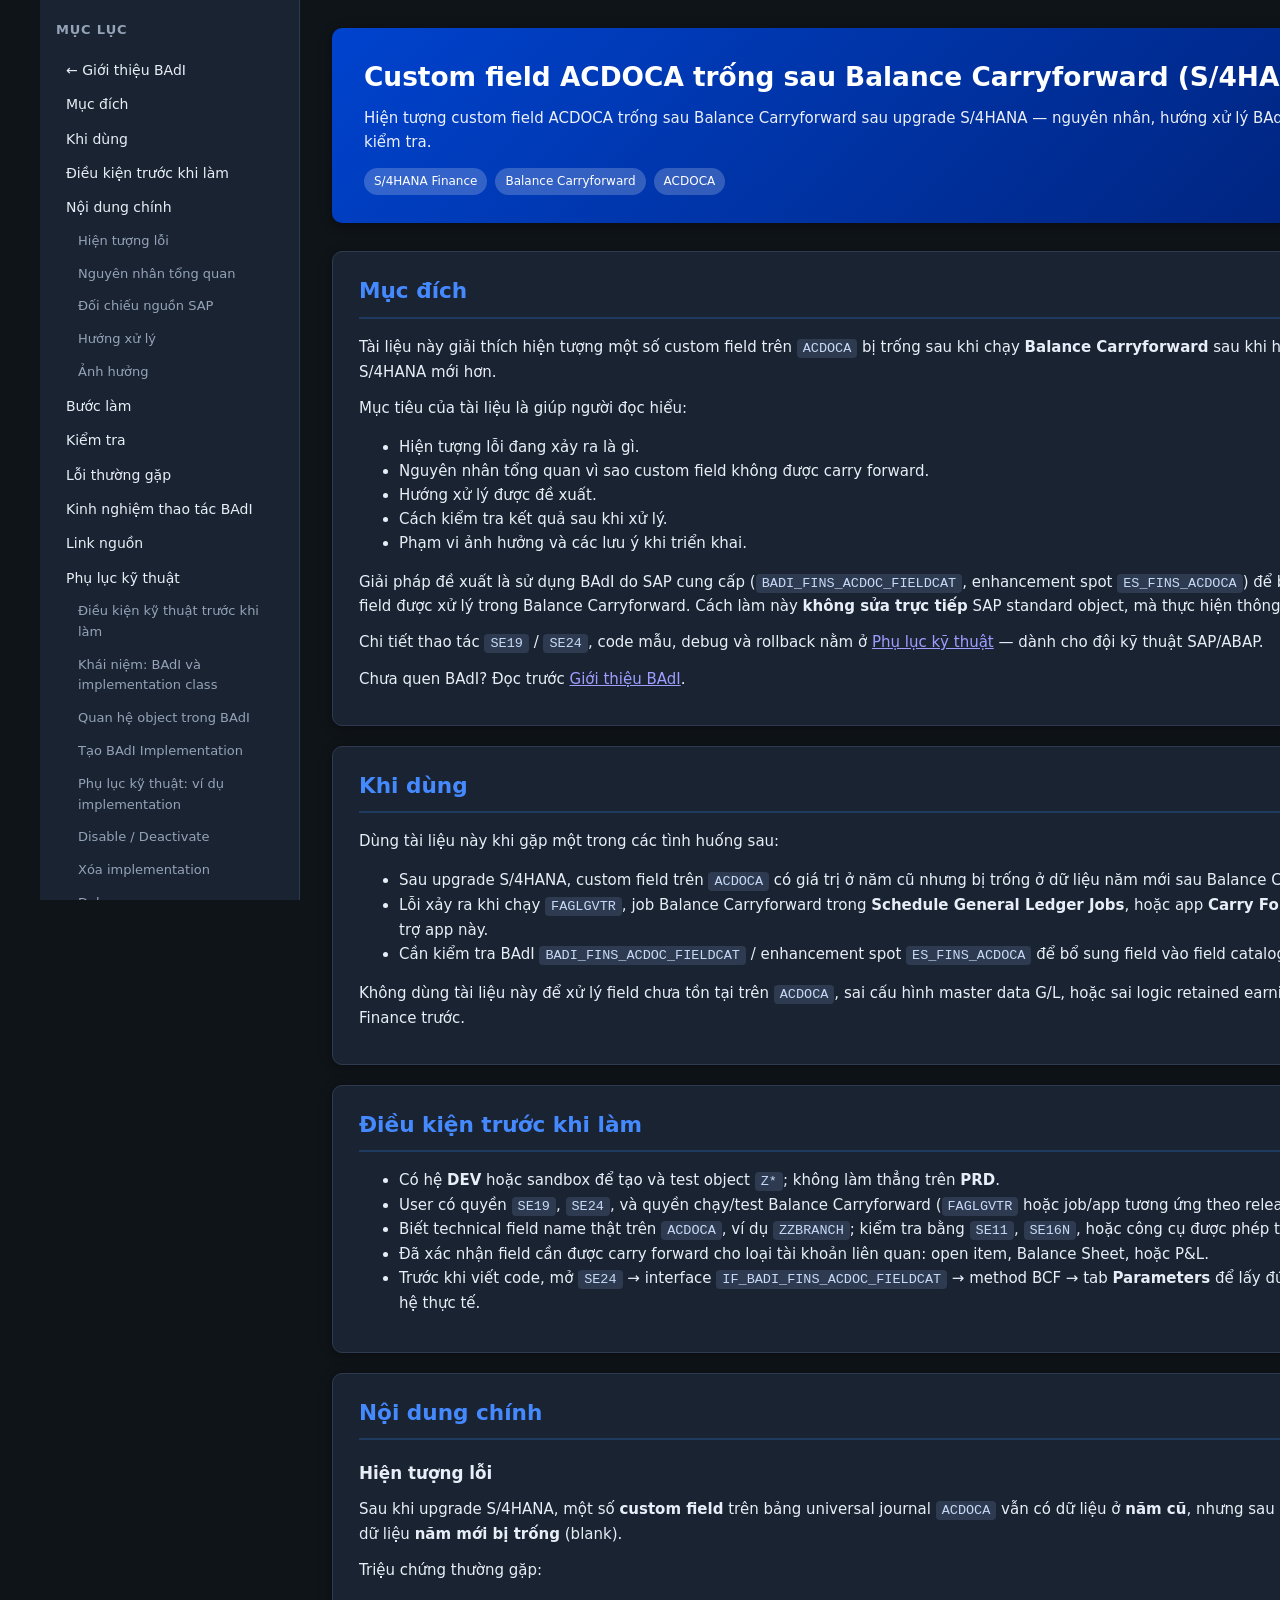
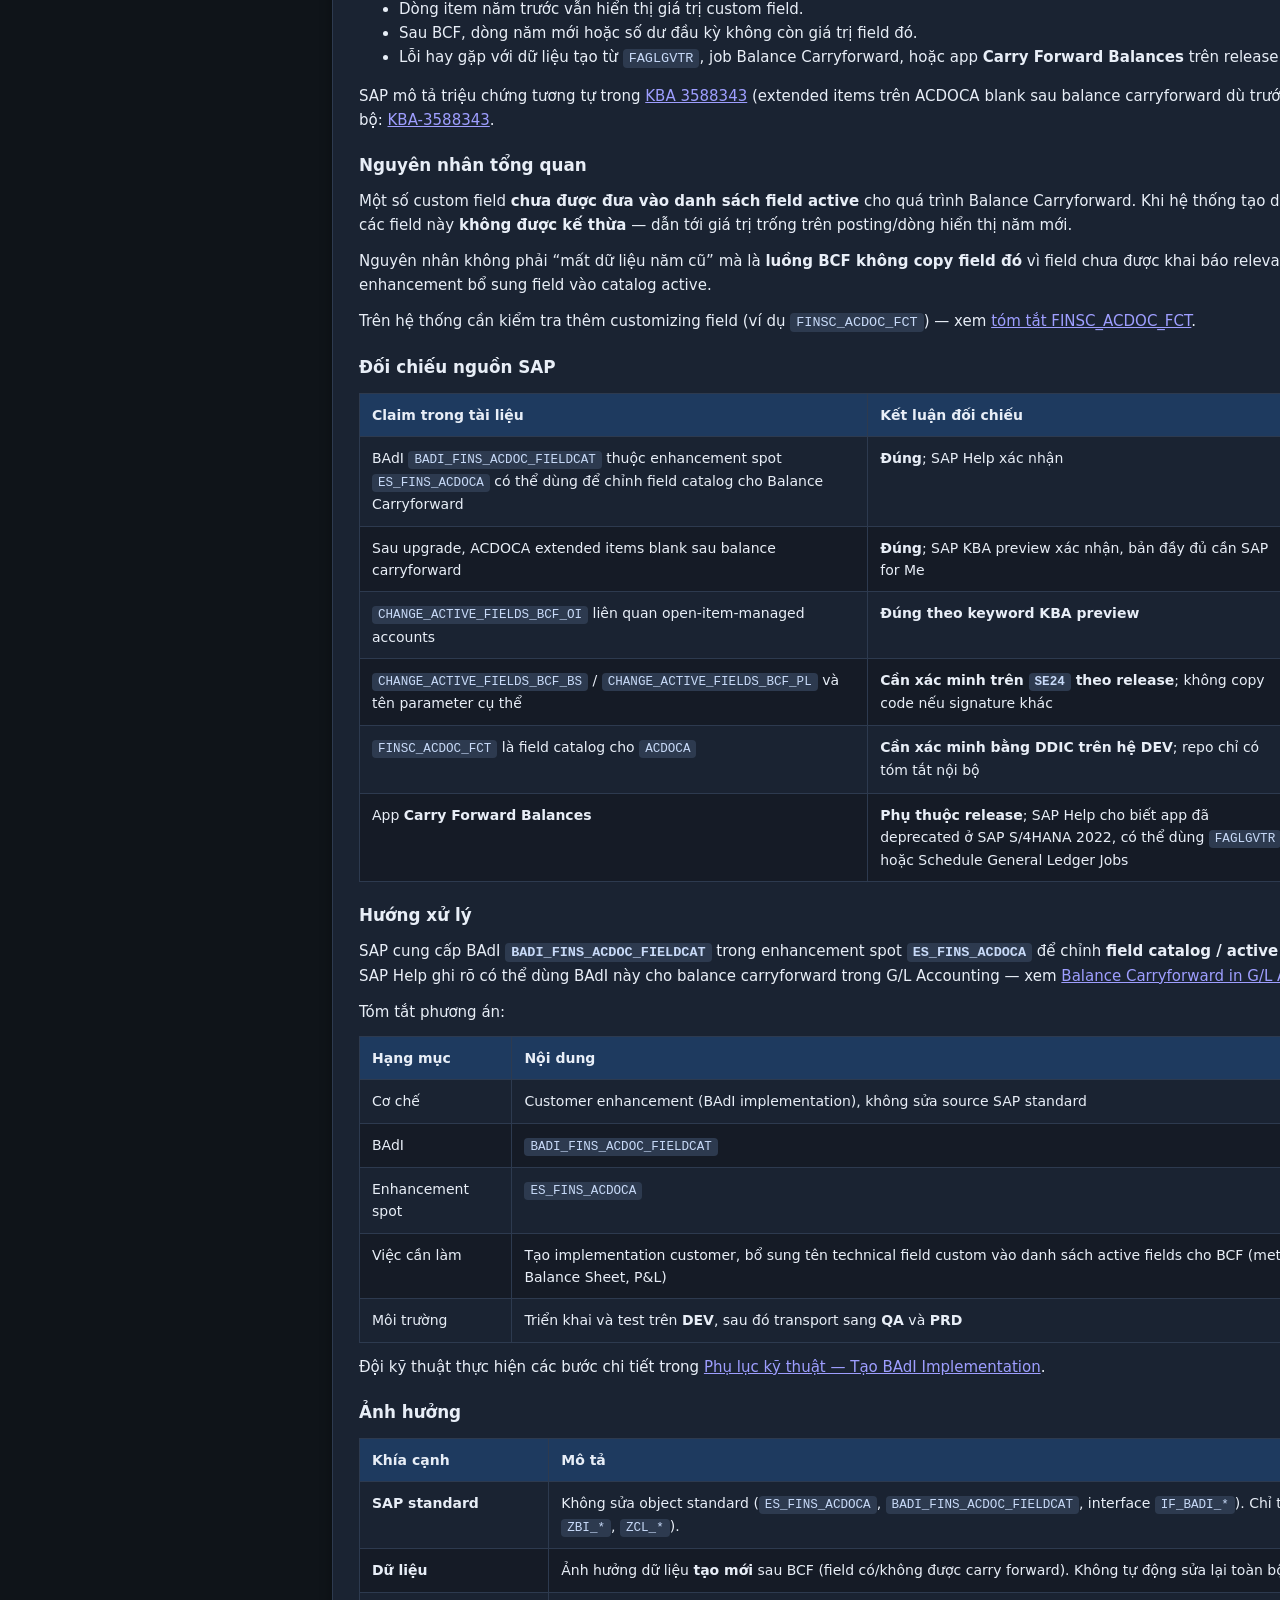
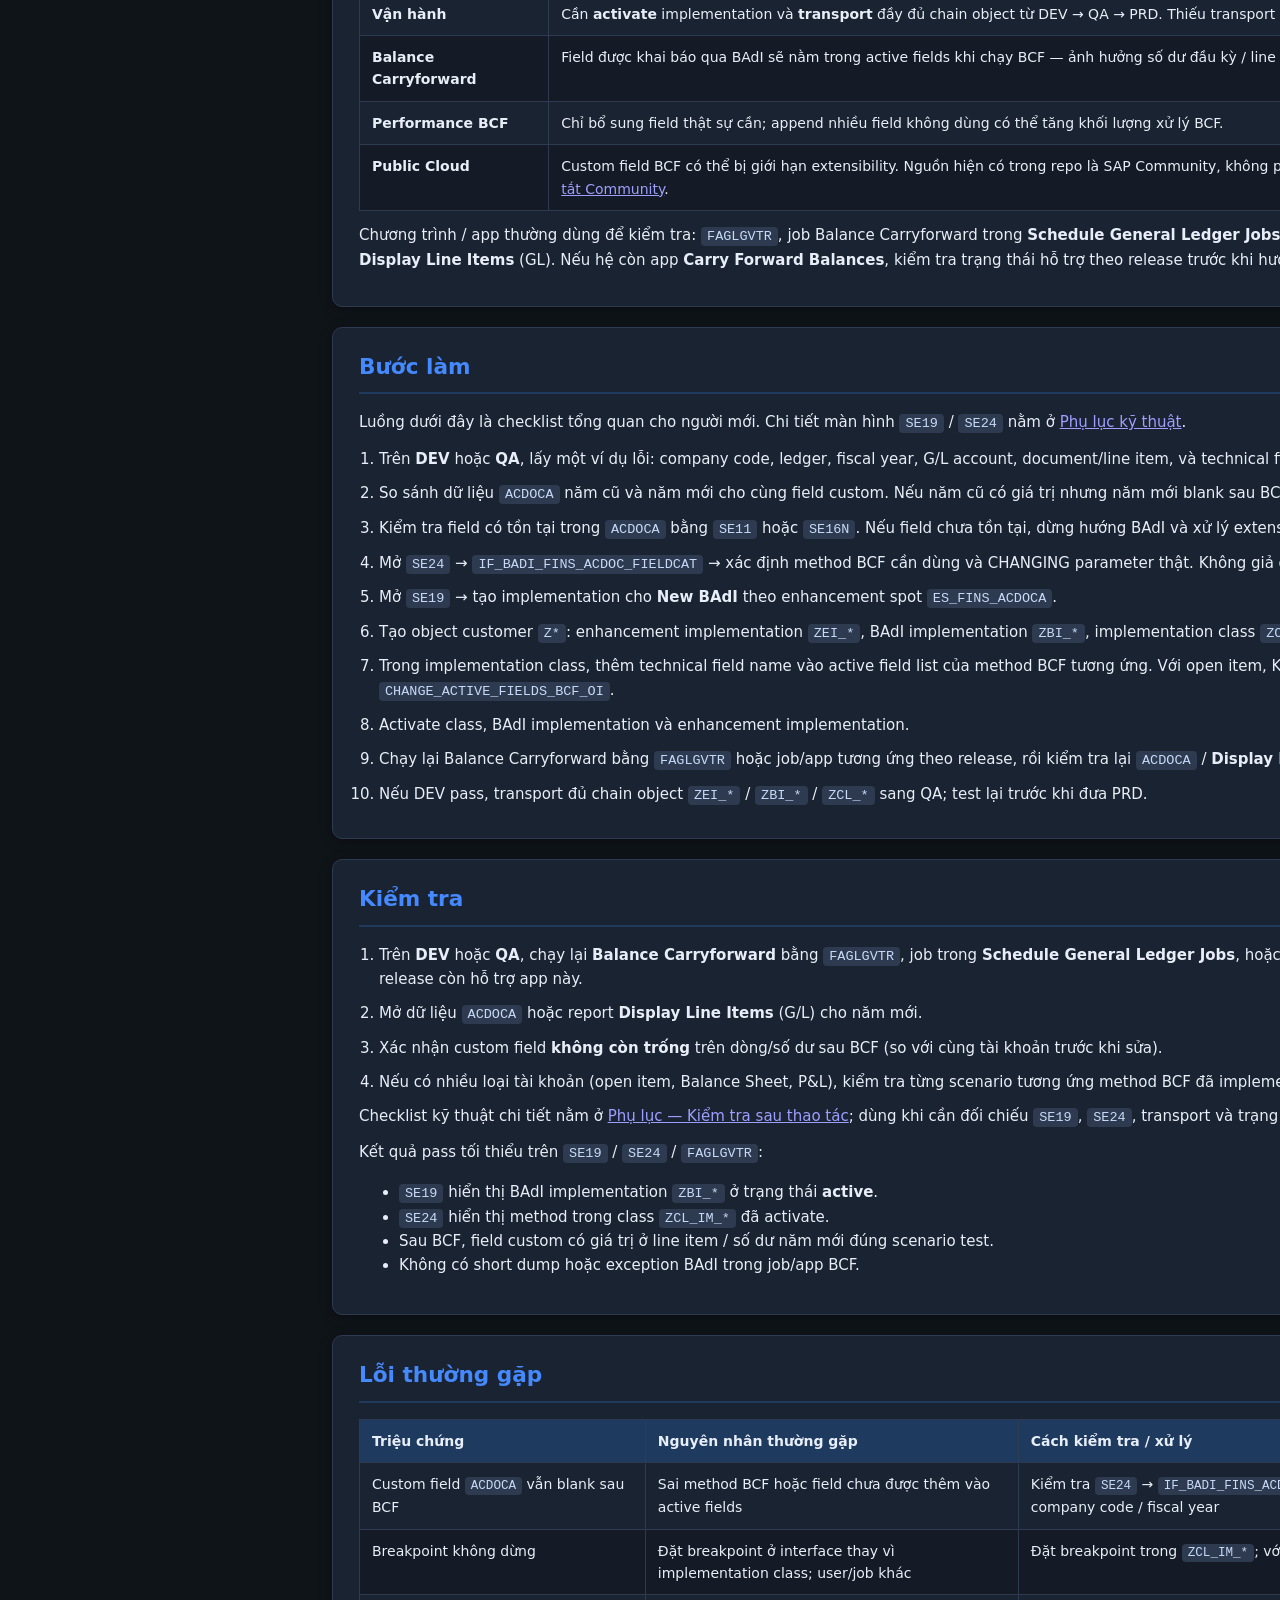
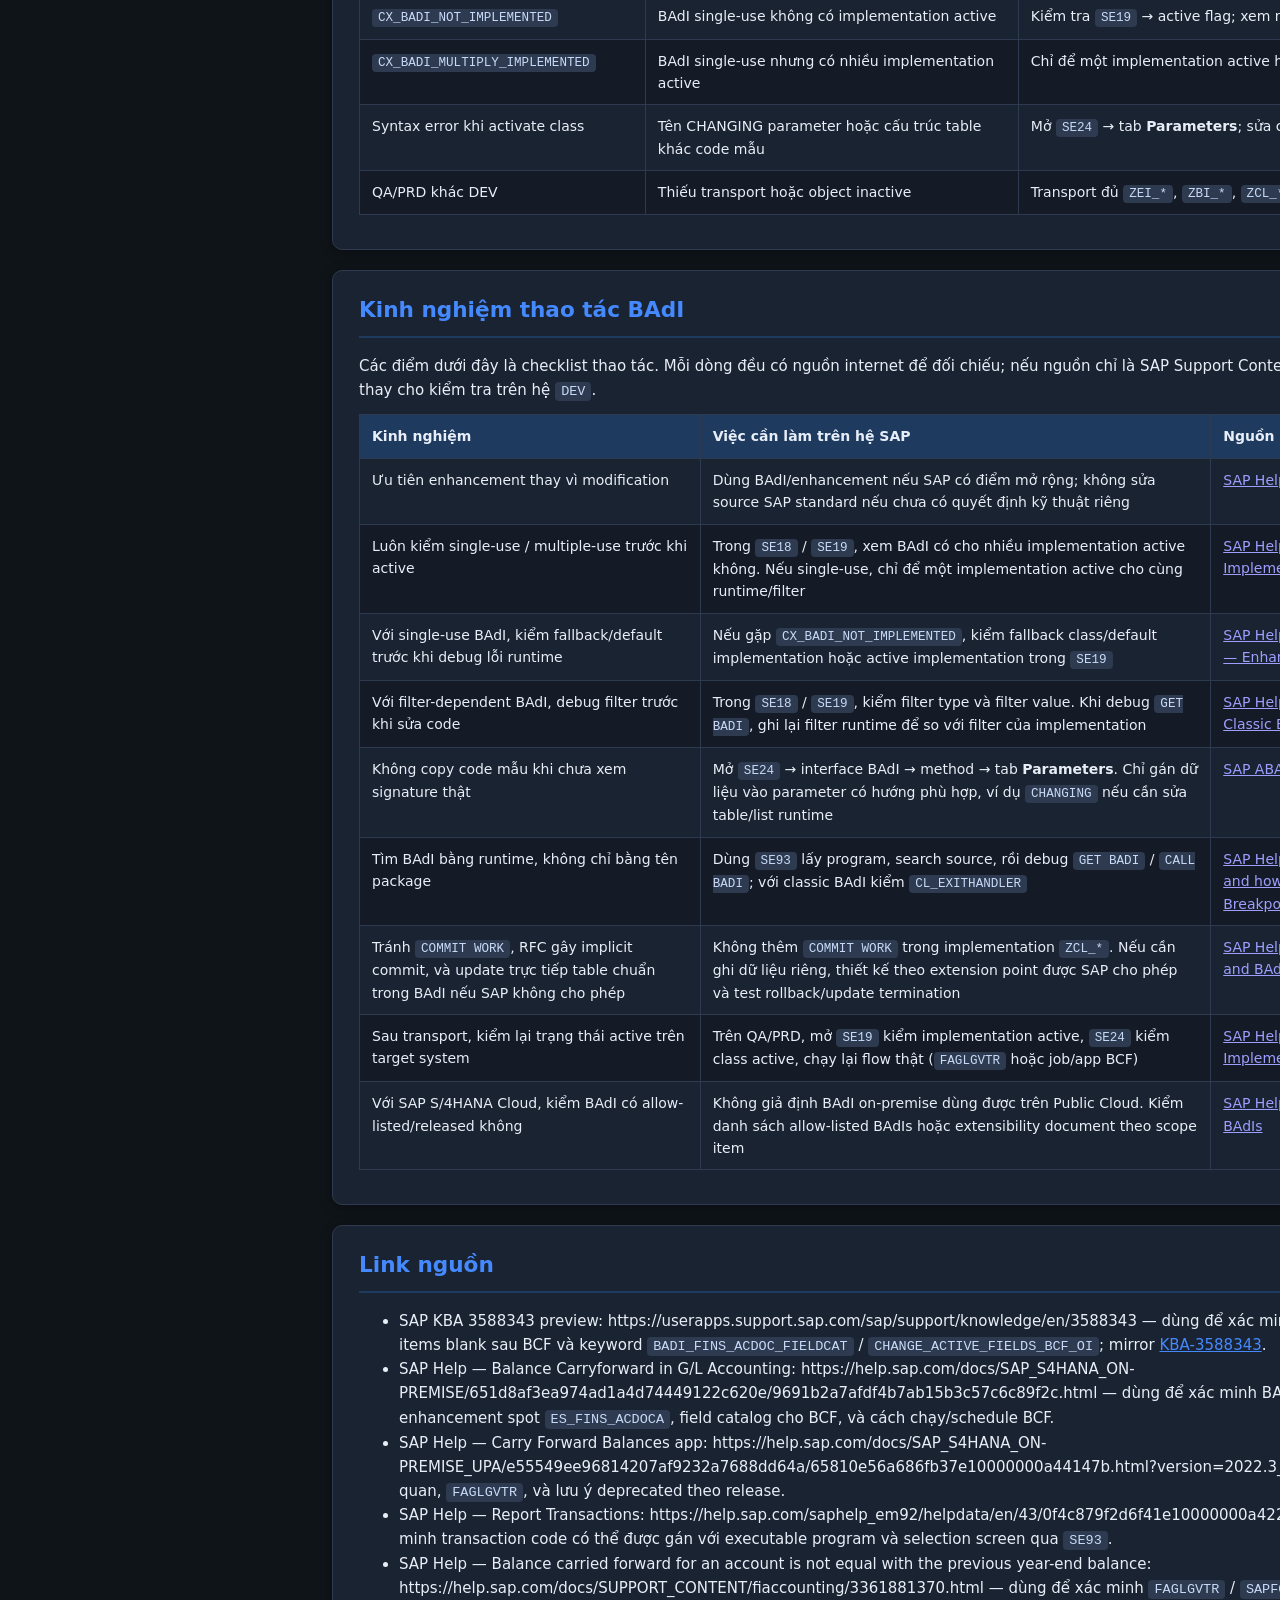
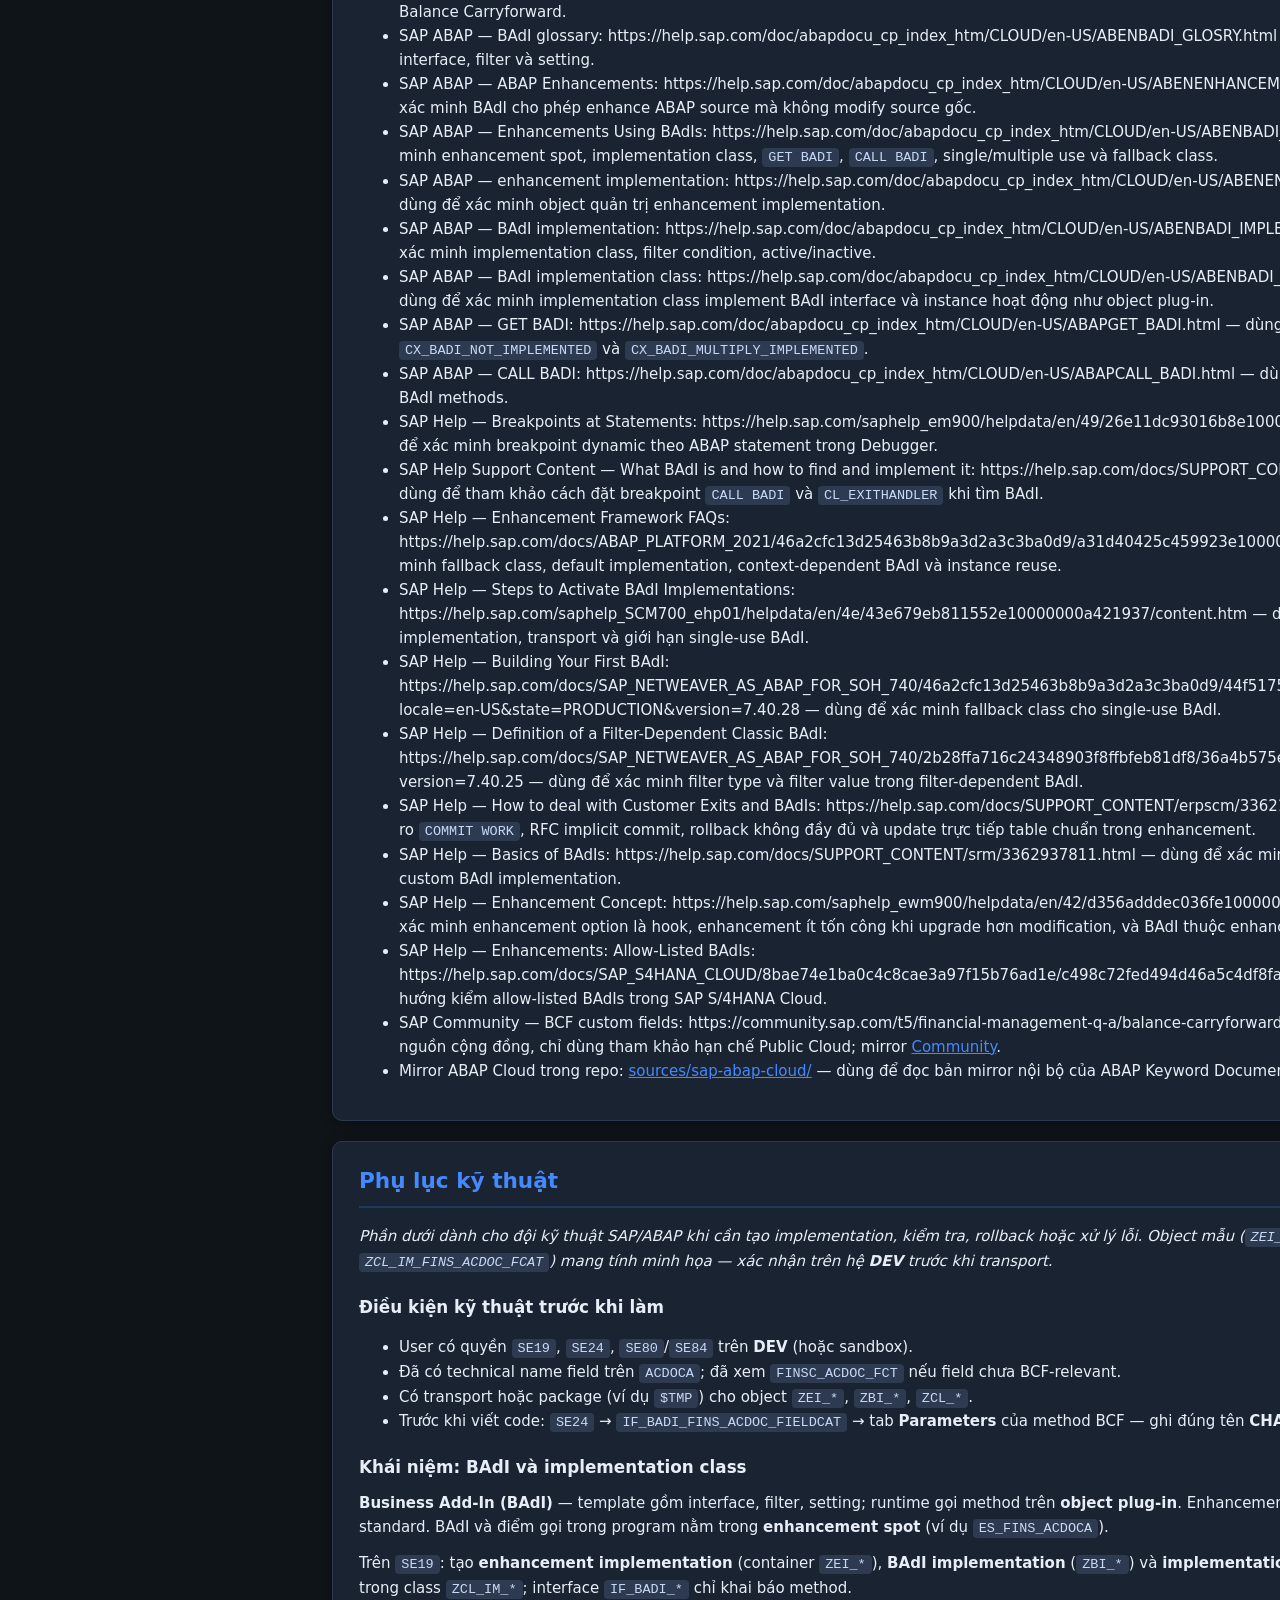
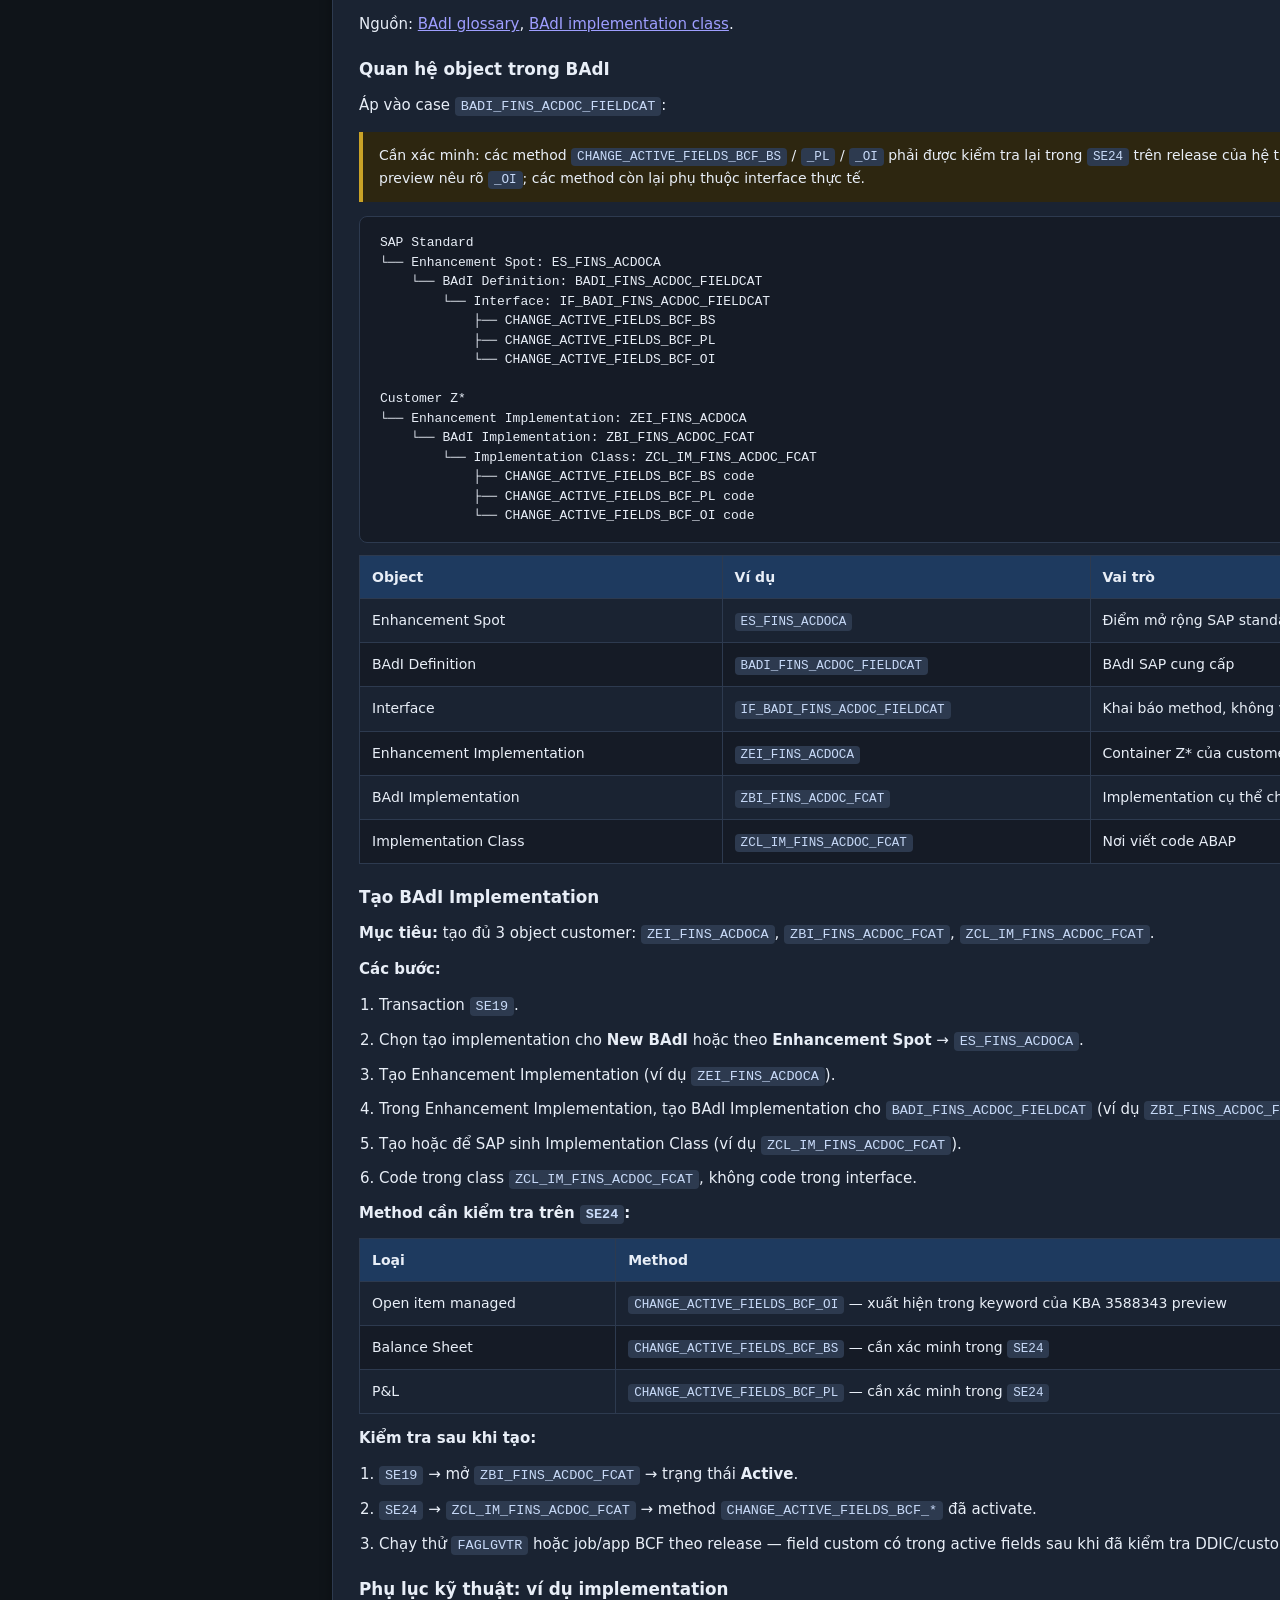
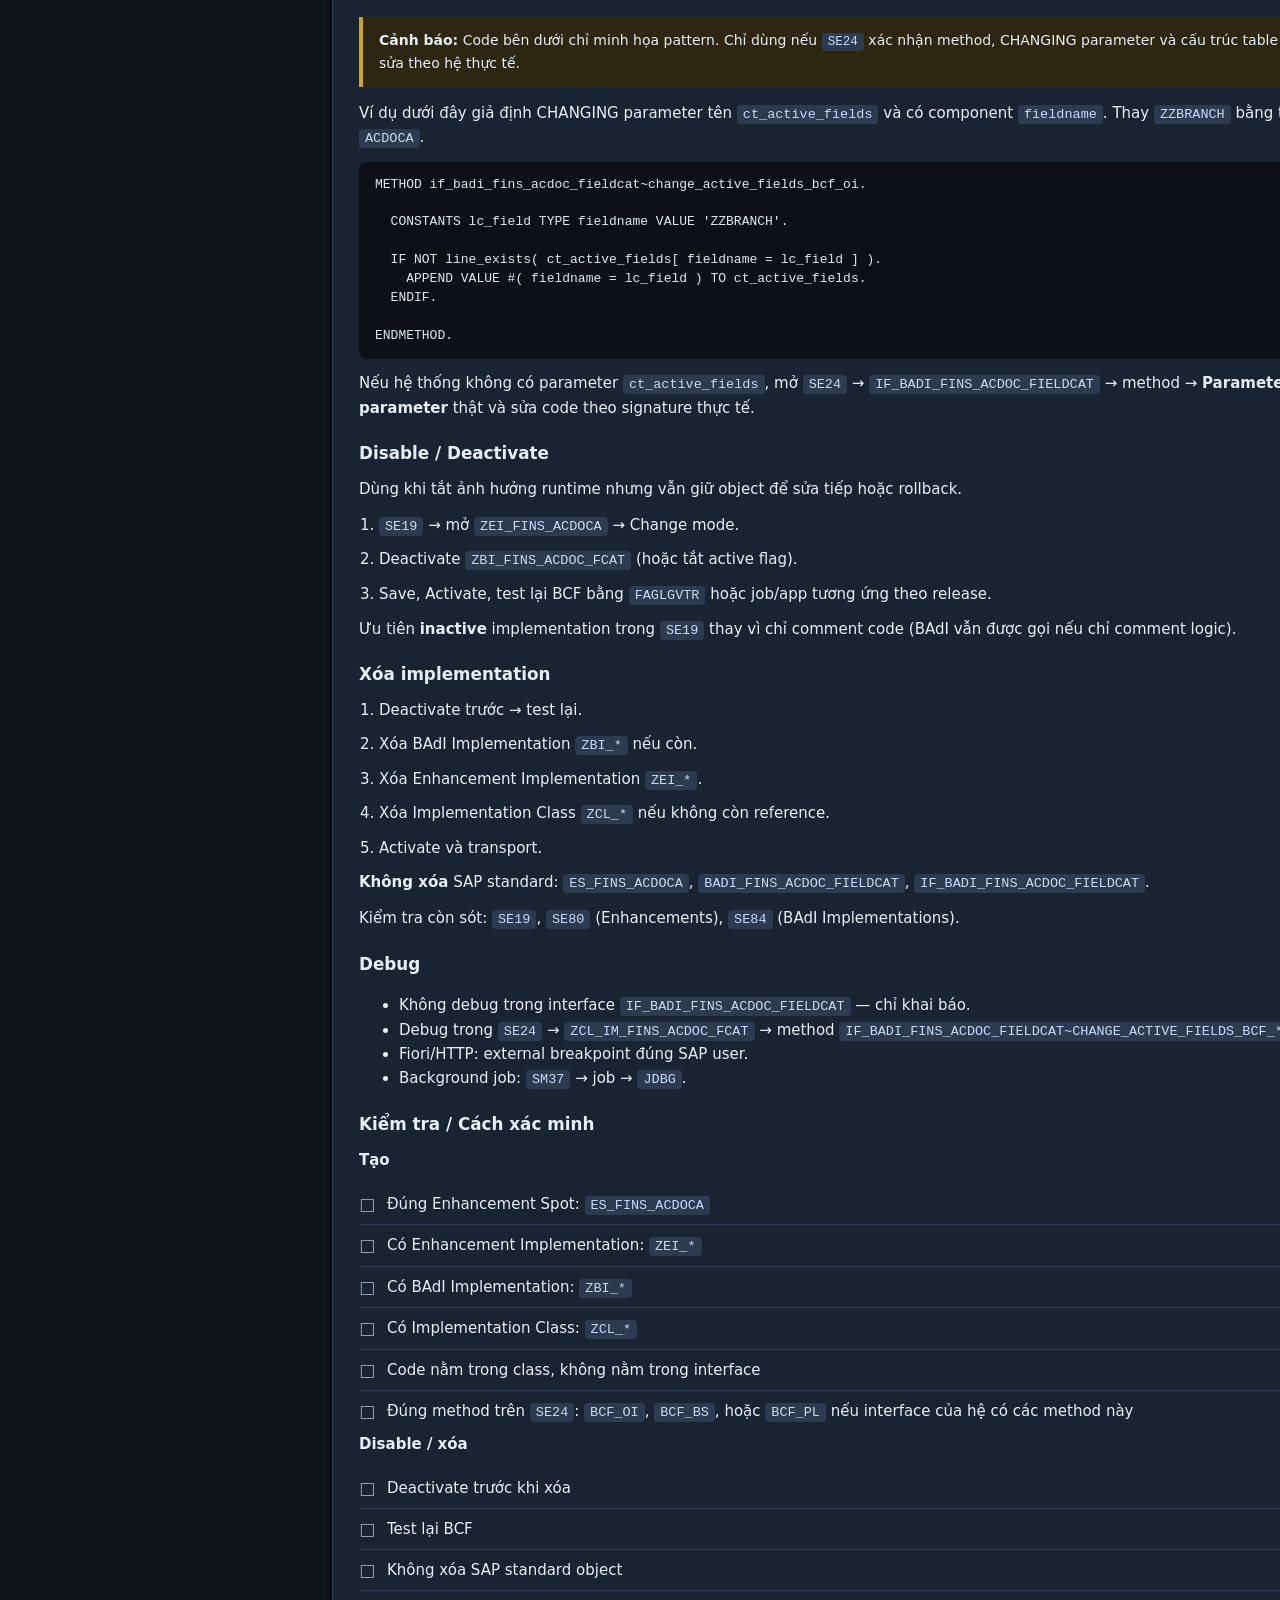
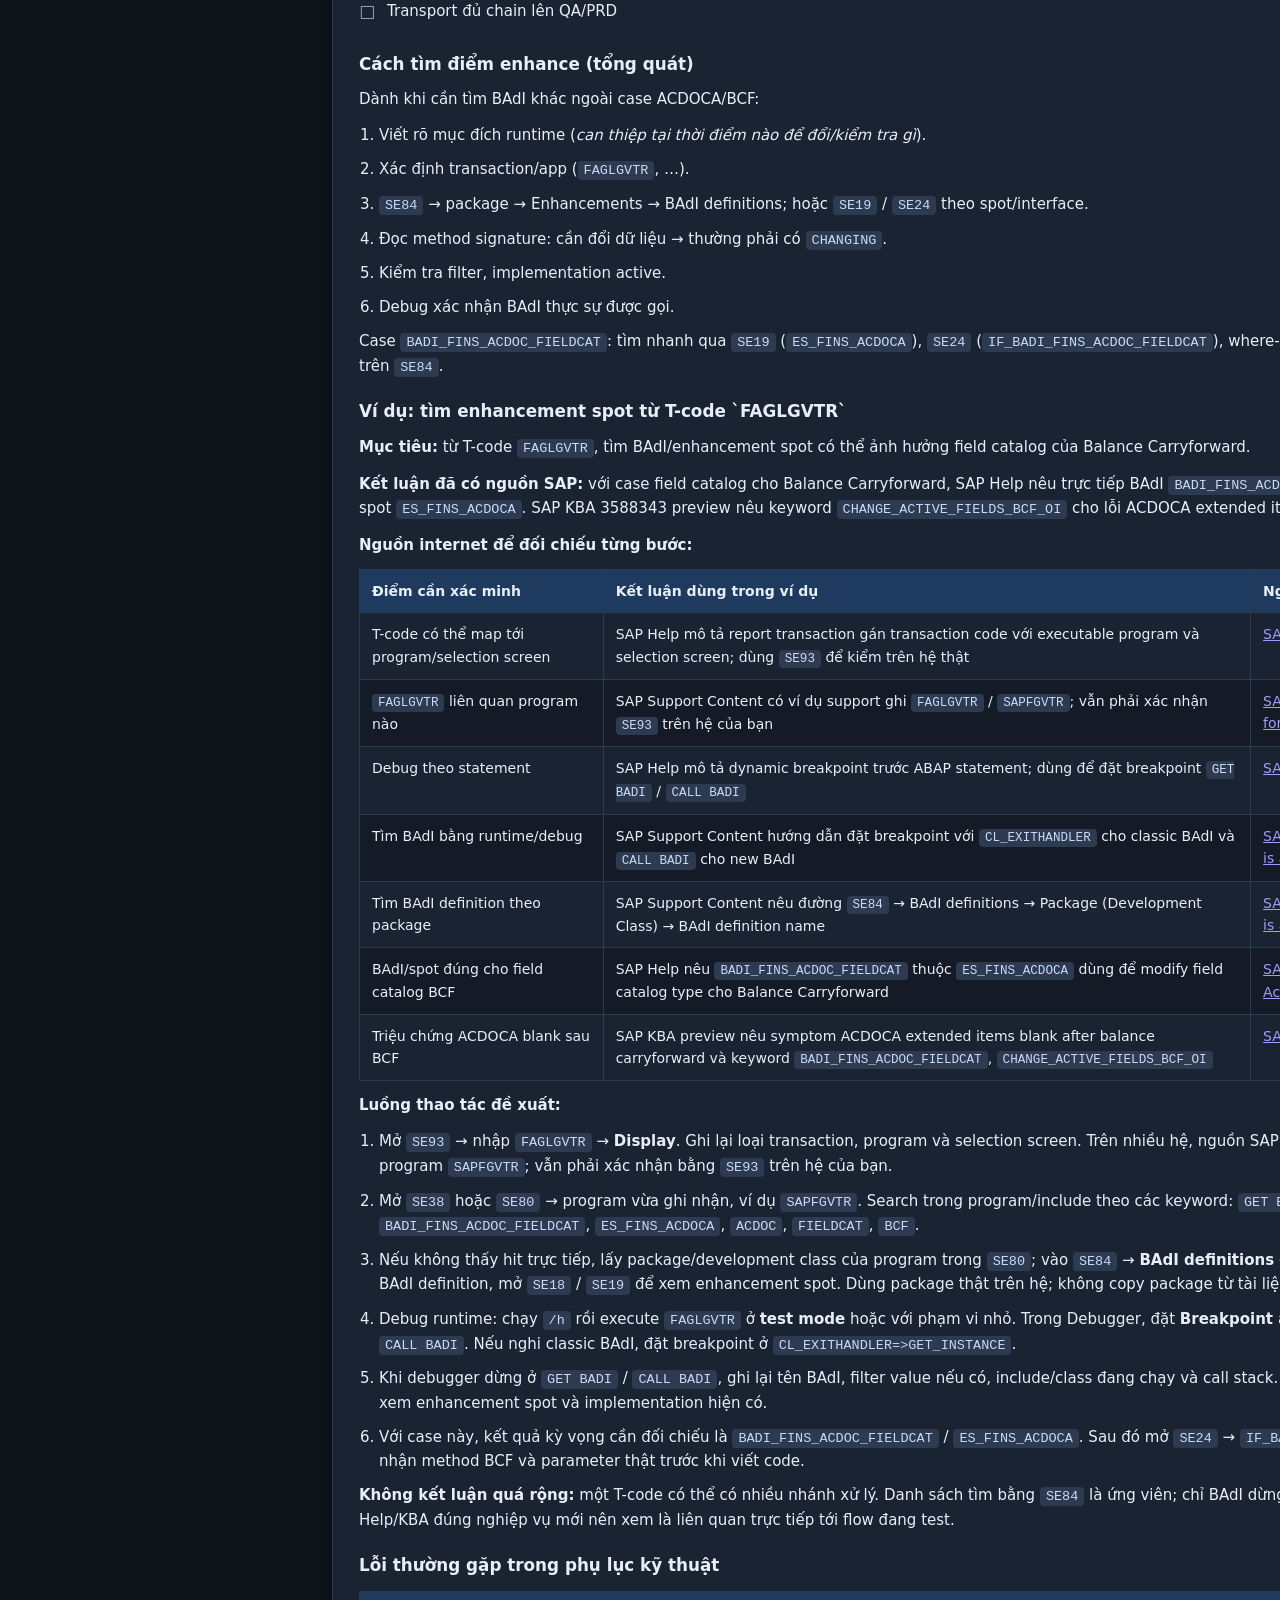
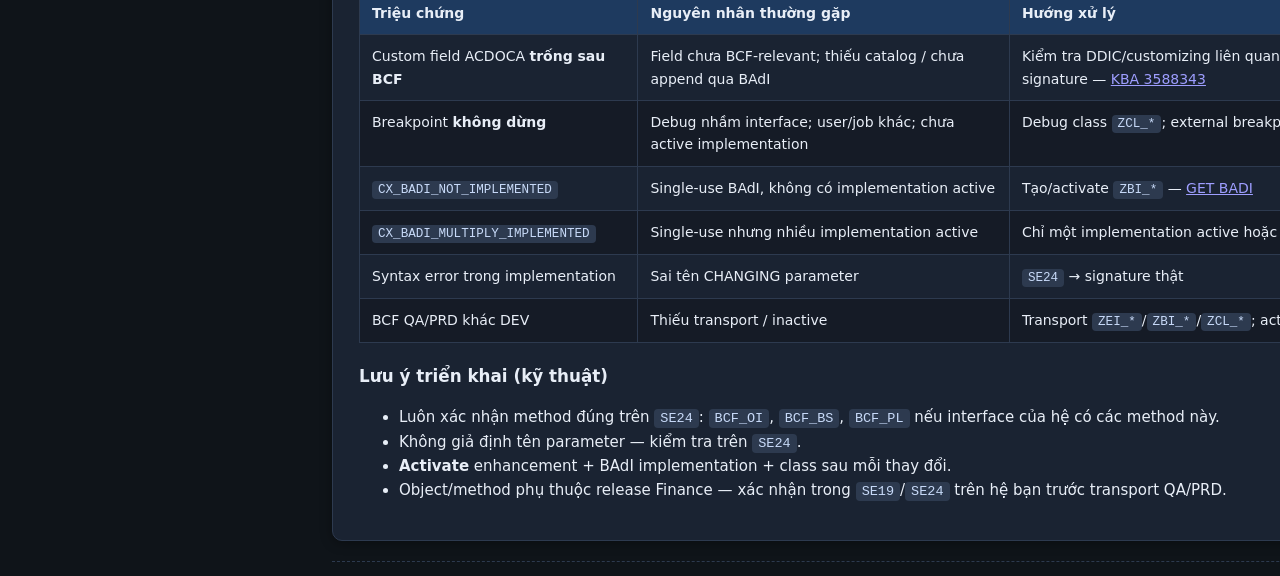
<file: docs/Huong_dan_BADI_FINS_ACDOC.html>
<!DOCTYPE html>
<html lang="vi">
<head>
  <meta charset="utf-8" />
  <meta name="viewport" content="width=device-width, initial-scale=1" />
  <meta name="color-scheme" content="dark" />
  <title>Custom field ACDOCA trống sau Balance Carryforward (S/4HANA)</title>
  <link rel="stylesheet" href="theme.css" />
  <style>
    * { box-sizing: border-box; }
    html { scroll-behavior: smooth; }
    body {
      margin: 0;
      font-family: "Segoe UI", system-ui, -apple-system, sans-serif;
      background: var(--bg);
      color: var(--text);
      line-height: 1.6;
      font-size: 15px;
    }
    .layout {
      display: grid;
      grid-template-columns: 260px 1fr;
      min-height: 100vh;
      max-width: 1200px;
      margin: 0 auto;
    }
    @media (max-width: 900px) {
      .layout { grid-template-columns: 1fr; }
      nav.toc { position: static; border-right: none; border-bottom: 1px solid var(--border); }
    }
    nav.toc {
      position: sticky;
      top: 0;
      height: 100vh;
      overflow-y: auto;
      padding: 20px 16px;
      background: var(--surface);
      border-right: 1px solid var(--border);
    }
    nav.toc h2 {
      font-size: 13px;
      text-transform: uppercase;
      letter-spacing: 0.06em;
      color: var(--muted);
      margin: 0 0 12px;
    }
    nav.toc a {
      display: block;
      padding: 6px 10px;
      color: var(--text);
      text-decoration: none;
      border-radius: 6px;
      font-size: 14px;
    }
    nav.toc a:hover { background: var(--accent-soft); color: var(--accent); }
    nav.toc a.sub { padding-left: 22px; font-size: 13px; color: var(--muted); }
    main {
      padding: 28px 32px 48px;
    }
    header.hero {
      background: linear-gradient(135deg, var(--hero-from) 0%, var(--hero-to) 100%);
      color: #fff;
      padding: 28px 32px;
      border-radius: var(--radius);
      margin-bottom: 28px;
      box-shadow: var(--shadow);
    }
    header.hero h1 { margin: 0 0 8px; font-size: 1.65rem; font-weight: 600; }
    header.hero p { margin: 0; opacity: 0.92; font-size: 15px; }
    header.hero .tags { margin-top: 14px; display: flex; flex-wrap: wrap; gap: 8px; }
    header.hero .tag {
      background: rgba(255,255,255,0.2);
      padding: 4px 10px;
      border-radius: 999px;
      font-size: 12px;
    }
    section {
      background: var(--surface);
      border: 1px solid var(--border);
      border-radius: var(--radius);
      padding: 22px 26px;
      margin-bottom: 20px;
      box-shadow: var(--shadow);
    }
    section h2 {
      margin: 0 0 16px;
      font-size: 1.35rem;
      color: var(--accent);
      padding-bottom: 8px;
      border-bottom: 2px solid var(--accent-soft);
    }
    section h3 {
      margin: 20px 0 10px;
      font-size: 1.05rem;
    }
    section h4 { margin: 16px 0 8px; font-size: 0.95rem; color: var(--muted); }
    p { margin: 0 0 12px; }
    .ref {
      font-size: 12px;
      color: var(--accent);
      text-decoration: none;
      vertical-align: super;
    }
    .ref:hover { text-decoration: underline; }
    pre, .pre {
      background: var(--code-bg);
      color: var(--code-text);
      padding: 14px 16px;
      border-radius: 8px;
      overflow-x: auto;
      font-family: Consolas, "Cascadia Code", monospace;
      font-size: 13px;
      line-height: 1.45;
      margin: 12px 0;
    }
    pre.abap .kw { color: #7dd3fc; }
    pre.abap .cm { color: #94a3b8; }
    code.inline {
      background: var(--inline-code-bg);
      color: var(--inline-code-text);
      padding: 2px 6px;
      border-radius: 4px;
      font-size: 0.9em;
      font-family: Consolas, monospace;
    }
    .tree {
      background: var(--tree-bg);
      border: 1px solid var(--border);
      border-radius: 8px;
      padding: 16px 20px;
      font-family: Consolas, monospace;
      font-size: 13px;
      line-height: 1.5;
      white-space: pre;
      overflow-x: auto;
    }
    table {
      width: 100%;
      border-collapse: collapse;
      font-size: 14px;
      margin: 12px 0;
    }
    th, td {
      border: 1px solid var(--border);
      padding: 10px 12px;
      text-align: left;
      vertical-align: top;
    }
    th { background: var(--accent-soft); font-weight: 600; }
    tr:nth-child(even) td { background: var(--row-alt); }
    ol.steps { padding-left: 1.25rem; margin: 0; }
    ol.steps li { margin-bottom: 10px; }
    ol.steps li ul { margin-top: 6px; padding-left: 1.2rem; list-style: disc; }
    .alert {
      background: var(--warn-bg);
      border-left: 4px solid var(--warn-border);
      padding: 12px 16px;
      border-radius: 0 8px 8px 0;
      margin: 14px 0;
      font-size: 14px;
    }
    .checklist { list-style: none; padding: 0; margin: 0; }
    .checklist li {
      padding: 8px 0 8px 28px;
      position: relative;
      border-bottom: 1px solid var(--border);
    }
    .checklist li:last-child { border-bottom: none; }
    .checklist li::before {
      content: "☐";
      position: absolute;
      left: 0;
      color: var(--muted);
      font-size: 18px;
    }
    .refs dl { margin: 0; }
    .refs dt { font-weight: 600; margin-top: 14px; }
    .refs dd { margin: 4px 0 0; }
    .refs a { color: var(--accent); word-break: break-all; }
    footer.note {
      font-size: 14px;
      color: var(--muted);
      border-top: 1px dashed var(--border);
      padding-top: 16px;
      margin-top: 8px;
    }
    .pill-row { display: flex; flex-wrap: wrap; gap: 8px; margin: 10px 0; }
    .pill {
      background: var(--accent-soft);
      color: var(--accent);
      padding: 4px 12px;
      border-radius: 999px;
      font-size: 13px;
      font-weight: 500;
    }
  </style>
</head>
<body>
  <div class="layout">
    <nav class="toc" aria-label="Mục lục"><h2>Mục lục</h2><a href="Gioi_thieu_BADI.html">← Giới thiệu BAdI</a><a href="#muc-dich">Mục đích</a><a href="#khi-dung">Khi dùng</a><a href="#dieu-kien-truoc-khi-lam">Điều kiện trước khi làm</a><a href="#noi-dung-chinh">Nội dung chính</a><a href="#hien-tuong-loi" class="sub">Hiện tượng lỗi</a><a href="#nguyen-nhan-tong-quan" class="sub">Nguyên nhân tổng quan</a><a href="#doi-chieu-nguon-sap" class="sub">Đối chiếu nguồn SAP</a><a href="#huong-xu-ly" class="sub">Hướng xử lý</a><a href="#anh-huong" class="sub">Ảnh hưởng</a><a href="#buoc-lam">Bước làm</a><a href="#kiem-tra">Kiểm tra</a><a href="#loi-thuong-gap">Lỗi thường gặp</a><a href="#kinh-nghiem-thao-tac-badi">Kinh nghiệm thao tác BAdI</a><a href="#link-nguon">Link nguồn</a><a href="#phu-luc-ky-thuat">Phụ lục kỹ thuật</a><a href="#dieu-kien-ky-thuat-truoc-khi-lam" class="sub">Điều kiện kỹ thuật trước khi làm</a><a href="#khai-niem-badi-va-implementation-class" class="sub">Khái niệm: BAdI và implementation class</a><a href="#quan-he-object-trong-badi" class="sub">Quan hệ object trong BAdI</a><a href="#tao-badi-implementation" class="sub">Tạo BAdI Implementation</a><a href="#phu-luc-ky-thuat-vi-du-implementation" class="sub">Phụ lục kỹ thuật: ví dụ implementation</a><a href="#disable-deactivate" class="sub">Disable / Deactivate</a><a href="#xoa-implementation" class="sub">Xóa implementation</a><a href="#debug" class="sub">Debug</a><a href="#kiem-tra-cach-xac-minh" class="sub">Kiểm tra / Cách xác minh</a><a href="#cach-tim-diem-enhance-tong-quat" class="sub">Cách tìm điểm enhance (tổng quát)</a><a href="#vi-du-tim-enhancement-spot-tu-t-code-faglgvtr" class="sub">Ví dụ: tìm enhancement spot từ T-code `FAGLGVTR`</a><a href="#loi-thuong-gap-trong-phu-luc-ky-thuat" class="sub">Lỗi thường gặp trong phụ lục kỹ thuật</a><a href="#luu-y-trien-khai-ky-thuat" class="sub">Lưu ý triển khai (kỹ thuật)</a><a href="sources/README.md">Mirror nguồn SAP</a><a href="Huong_dan_BADI_FINS_ACDOC.md">Bản Markdown</a></nav>
    <main>
      <header class="hero">
        <h1>Custom field ACDOCA trống sau Balance Carryforward (S/4HANA)</h1>
        <p>Hiện tượng custom field ACDOCA trống sau Balance Carryforward sau upgrade S/4HANA — nguyên nhân, hướng xử lý BAdI BADI_FINS_ACDOC_FIELDCAT, cách kiểm tra.</p>
        <div class="tags">
          <span class="tag">S/4HANA Finance</span>
          <span class="tag">Balance Carryforward</span>
          <span class="tag">ACDOCA</span>
        </div>
      </header>
      <section id="muc-dich">
<h2>Mục đích</h2>
<p>Tài liệu này giải thích hiện tượng một số custom field trên <code class="inline">ACDOCA</code> bị trống sau khi chạy <strong>Balance Carryforward</strong> sau khi hệ thống được upgrade lên phiên bản S/4HANA mới hơn.</p><p>Mục tiêu của tài liệu là giúp người đọc hiểu:</p><ul><li>Hiện tượng lỗi đang xảy ra là gì.</li><li>Nguyên nhân tổng quan vì sao custom field không được carry forward.</li><li>Hướng xử lý được đề xuất.</li><li>Cách kiểm tra kết quả sau khi xử lý.</li><li>Phạm vi ảnh hưởng và các lưu ý khi triển khai.</li></ul><p>Giải pháp đề xuất là sử dụng BAdI do SAP cung cấp (<code class="inline">BADI_FINS_ACDOC_FIELDCAT</code>, enhancement spot <code class="inline">ES_FINS_ACDOCA</code>) để bổ sung custom field vào danh sách field được xử lý trong Balance Carryforward. Cách làm này <strong>không sửa trực tiếp</strong> SAP standard object, mà thực hiện thông qua <strong>customer enhancement</strong>.</p><p>Chi tiết thao tác <code class="inline">SE19</code> / <code class="inline">SE24</code>, code mẫu, debug và rollback nằm ở <a href="#phu-luc-ky-thuat">Phụ lục kỹ thuật</a> — dành cho đội kỹ thuật SAP/ABAP.</p><p>Chưa quen BAdI? Đọc trước <a href="Gioi_thieu_BADI.md">Giới thiệu BAdI</a>.</p></section>
<section id="khi-dung">
<h2>Khi dùng</h2>
<p>Dùng tài liệu này khi gặp một trong các tình huống sau:</p><ul><li>Sau upgrade S/4HANA, custom field trên <code class="inline">ACDOCA</code> có giá trị ở năm cũ nhưng bị trống ở dữ liệu năm mới sau Balance Carryforward.</li><li>Lỗi xảy ra khi chạy <code class="inline">FAGLGVTR</code>, job Balance Carryforward trong <strong>Schedule General Ledger Jobs</strong>, hoặc app <strong>Carry Forward Balances</strong> trên release còn hỗ trợ app này.</li><li>Cần kiểm tra BAdI <code class="inline">BADI_FINS_ACDOC_FIELDCAT</code> / enhancement spot <code class="inline">ES_FINS_ACDOCA</code> để bổ sung field vào field catalog dùng cho BCF.</li></ul><p>Không dùng tài liệu này để xử lý field chưa tồn tại trên <code class="inline">ACDOCA</code>, sai cấu hình master data G/L, hoặc sai logic retained earnings. Các lỗi đó cần kiểm tra cấu hình Finance trước.</p></section>
<section id="dieu-kien-truoc-khi-lam">
<h2>Điều kiện trước khi làm</h2>
<ul><li>Có hệ <strong>DEV</strong> hoặc sandbox để tạo và test object <code class="inline">Z*</code>; không làm thẳng trên <strong>PRD</strong>.</li><li>User có quyền <code class="inline">SE19</code>, <code class="inline">SE24</code>, và quyền chạy/test Balance Carryforward (<code class="inline">FAGLGVTR</code> hoặc job/app tương ứng theo release).</li><li>Biết technical field name thật trên <code class="inline">ACDOCA</code>, ví dụ <code class="inline">ZZBRANCH</code>; kiểm tra bằng <code class="inline">SE11</code>, <code class="inline">SE16N</code>, hoặc công cụ được phép trong dự án.</li><li>Đã xác nhận field cần được carry forward cho loại tài khoản liên quan: open item, Balance Sheet, hoặc P&amp;L.</li><li>Trước khi viết code, mở <code class="inline">SE24</code> → interface <code class="inline">IF_BADI_FINS_ACDOC_FIELDCAT</code> → method BCF → tab <strong>Parameters</strong> để lấy đúng tên CHANGING parameter trên hệ thực tế.</li></ul></section>
<section id="noi-dung-chinh">
<h2>Nội dung chính</h2>
<h3 id="hien-tuong-loi">Hiện tượng lỗi</h3><p>Sau khi upgrade S/4HANA, một số <strong>custom field</strong> trên bảng universal journal <code class="inline">ACDOCA</code> vẫn có dữ liệu ở <strong>năm cũ</strong>, nhưng sau khi chạy <strong>Balance Carryforward</strong> thì dữ liệu <strong>năm mới bị trống</strong> (blank).</p><p>Triệu chứng thường gặp:</p><ul><li>Dòng item năm trước vẫn hiển thị giá trị custom field.</li><li>Sau BCF, dòng năm mới hoặc số dư đầu kỳ không còn giá trị field đó.</li><li>Lỗi hay gặp với dữ liệu tạo từ <code class="inline">FAGLGVTR</code>, job Balance Carryforward, hoặc app <strong>Carry Forward Balances</strong> trên release còn hỗ trợ app này.</li></ul><p>SAP mô tả triệu chứng tương tự trong <a href="https://userapps.support.sap.com/sap/support/knowledge/en/3588343">KBA 3588343</a> (extended items trên ACDOCA blank sau balance carryforward dù trước upgrade vẫn có giá trị). Mirror nội bộ: <a href="sources/sap-kba/KBA-3588343.md">KBA-3588343</a>.</p><h3 id="nguyen-nhan-tong-quan">Nguyên nhân tổng quan</h3><p>Một số custom field <strong>chưa được đưa vào danh sách field active</strong> cho quá trình Balance Carryforward. Khi hệ thống tạo dữ liệu carryforward sang năm mới, các field này <strong>không được kế thừa</strong> — dẫn tới giá trị trống trên posting/dòng hiển thị năm mới.</p><p>Nguyên nhân không phải “mất dữ liệu năm cũ” mà là <strong>luồng BCF không copy field đó</strong> vì field chưa được khai báo relevant cho BCF hoặc chưa có enhancement bổ sung field vào catalog active.</p><p>Trên hệ thống cần kiểm tra thêm customizing field (ví dụ <code class="inline">FINSC_ACDOC_FCT</code>) — xem <a href="sources/finance/FINSC_ACDOC_FCT.md">tóm tắt FINSC_ACDOC_FCT</a>.</p><h3 id="doi-chieu-nguon-sap">Đối chiếu nguồn SAP</h3><table><thead><tr><th>Claim trong tài liệu</th><th>Kết luận đối chiếu</th><th>Nguồn</th></tr></thead><tbody><tr><td>BAdI <code class="inline">BADI_FINS_ACDOC_FIELDCAT</code> thuộc enhancement spot <code class="inline">ES_FINS_ACDOCA</code> có thể dùng để chỉnh field catalog cho Balance Carryforward</td><td><strong>Đúng</strong>; SAP Help xác nhận</td><td><a href="https://help.sap.com/docs/SAP_S4HANA_ON-PREMISE/651d8af3ea974ad1a4d74449122c620e/9691b2a7afdf4b7ab15b3c57c6c89f2c.html">Balance Carryforward in G/L Accounting</a></td></tr><tr><td>Sau upgrade, ACDOCA extended items blank sau balance carryforward</td><td><strong>Đúng</strong>; SAP KBA preview xác nhận, bản đầy đủ cần SAP for Me</td><td><a href="https://userapps.support.sap.com/sap/support/knowledge/en/3588343">KBA 3588343</a></td></tr><tr><td><code class="inline">CHANGE_ACTIVE_FIELDS_BCF_OI</code> liên quan open-item-managed accounts</td><td><strong>Đúng theo keyword KBA preview</strong></td><td><a href="https://userapps.support.sap.com/sap/support/knowledge/en/3588343">KBA 3588343</a></td></tr><tr><td><code class="inline">CHANGE_ACTIVE_FIELDS_BCF_BS</code> / <code class="inline">CHANGE_ACTIVE_FIELDS_BCF_PL</code> và tên parameter cụ thể</td><td><strong>Cần xác minh trên <code class="inline">SE24</code> theo release</strong>; không copy code nếu signature khác</td><td><code class="inline">SE24</code> → <code class="inline">IF_BADI_FINS_ACDOC_FIELDCAT</code></td></tr><tr><td><code class="inline">FINSC_ACDOC_FCT</code> là field catalog cho <code class="inline">ACDOCA</code></td><td><strong>Cần xác minh bằng DDIC trên hệ DEV</strong>; repo chỉ có tóm tắt nội bộ</td><td><code class="inline">SE11</code> / <code class="inline">SE16N</code> → <code class="inline">FINSC_ACDOC_FCT</code></td></tr><tr><td>App <strong>Carry Forward Balances</strong></td><td><strong>Phụ thuộc release</strong>; SAP Help cho biết app đã deprecated ở SAP S/4HANA 2022, có thể dùng <code class="inline">FAGLGVTR</code> hoặc Schedule General Ledger Jobs</td><td><a href="https://help.sap.com/docs/SAP_S4HANA_ON-PREMISE_UPA/e55549ee96814207af9232a7688dd64a/65810e56a686fb37e10000000a44147b.html?version=2022.3_UPA">Carry Forward Balances</a></td></tr></tbody></table><h3 id="huong-xu-ly">Hướng xử lý</h3><p>SAP cung cấp BAdI <strong><code class="inline">BADI_FINS_ACDOC_FIELDCAT</code></strong> trong enhancement spot <strong><code class="inline">ES_FINS_ACDOCA</code></strong> để chỉnh <strong>field catalog / active fields</strong> cho Balance Carryforward. SAP Help ghi rõ có thể dùng BAdI này cho balance carryforward trong G/L Accounting — xem <a href="https://help.sap.com/docs/SAP_S4HANA_ON-PREMISE/651d8af3ea974ad1a4d74449122c620e/9691b2a7afdf4b7ab15b3c57c6c89f2c.html">Balance Carryforward in G/L Accounting</a>.</p><p>Tóm tắt phương án:</p><table><thead><tr><th>Hạng mục</th><th>Nội dung</th></tr></thead><tbody><tr><td>Cơ chế</td><td>Customer enhancement (BAdI implementation), không sửa source SAP standard</td></tr><tr><td>BAdI</td><td><code class="inline">BADI_FINS_ACDOC_FIELDCAT</code></td></tr><tr><td>Enhancement spot</td><td><code class="inline">ES_FINS_ACDOCA</code></td></tr><tr><td>Việc cần làm</td><td>Tạo implementation customer, bổ sung tên technical field custom vào danh sách active fields cho BCF (method tùy loại tài khoản: open item, Balance Sheet, P&amp;L)</td></tr><tr><td>Môi trường</td><td>Triển khai và test trên <strong>DEV</strong>, sau đó transport sang <strong>QA</strong> và <strong>PRD</strong></td></tr></tbody></table><p>Đội kỹ thuật thực hiện các bước chi tiết trong <a href="#tao-badi-implementation">Phụ lục kỹ thuật — Tạo BAdI Implementation</a>.</p><h3 id="anh-huong">Ảnh hưởng</h3><table><thead><tr><th>Khía cạnh</th><th>Mô tả</th></tr></thead><tbody><tr><td><strong>SAP standard</strong></td><td>Không sửa object standard (<code class="inline">ES_FINS_ACDOCA</code>, <code class="inline">BADI_FINS_ACDOC_FIELDCAT</code>, interface <code class="inline">IF_BADI_*</code>). Chỉ thêm object customer (<code class="inline">ZEI_*</code>, <code class="inline">ZBI_*</code>, <code class="inline">ZCL_*</code>).</td></tr><tr><td><strong>Dữ liệu</strong></td><td>Ảnh hưởng dữ liệu <strong>tạo mới</strong> sau BCF (field có/không được carry forward). Không tự động sửa lại toàn bộ lịch sử năm cũ.</td></tr><tr><td><strong>Vận hành</strong></td><td>Cần <strong>activate</strong> implementation và <strong>transport</strong> đầy đủ chain object từ DEV → QA → PRD. Thiếu transport → hành vi khác giữa môi trường.</td></tr><tr><td><strong>Balance Carryforward</strong></td><td>Field được khai báo qua BAdI sẽ nằm trong active fields khi chạy BCF — ảnh hưởng số dư đầu kỳ / line item năm mới.</td></tr><tr><td><strong>Performance BCF</strong></td><td>Chỉ bổ sung field thật sự cần; append nhiều field không dùng có thể tăng khối lượng xử lý BCF.</td></tr><tr><td><strong>Public Cloud</strong></td><td>Custom field BCF có thể bị giới hạn extensibility. Nguồn hiện có trong repo là SAP Community, không phải SAP Help chính thức — xem <a href="sources/sap-community/balance-carryforward-custom-fields.md">tóm tắt Community</a>.</td></tr></tbody></table><p>Chương trình / app thường dùng để kiểm tra: <code class="inline">FAGLGVTR</code>, job Balance Carryforward trong <strong>Schedule General Ledger Jobs</strong>, <strong>Balance Carryforward Status</strong>, và <strong>Display Line Items</strong> (GL). Nếu hệ còn app <strong>Carry Forward Balances</strong>, kiểm tra trạng thái hỗ trợ theo release trước khi hướng dẫn end user dùng app này.</p></section>
<section id="buoc-lam">
<h2>Bước làm</h2>
<p>Luồng dưới đây là checklist tổng quan cho người mới. Chi tiết màn hình <code class="inline">SE19</code> / <code class="inline">SE24</code> nằm ở <a href="#phu-luc-ky-thuat">Phụ lục kỹ thuật</a>.</p><ol class="steps"><li>Trên <strong>DEV</strong> hoặc <strong>QA</strong>, lấy một ví dụ lỗi: company code, ledger, fiscal year, G/L account, document/line item, và technical field trên <code class="inline">ACDOCA</code>.</li><li>So sánh dữ liệu <code class="inline">ACDOCA</code> năm cũ và năm mới cho cùng field custom. Nếu năm cũ có giá trị nhưng năm mới blank sau BCF, ghi lại bằng chứng trước khi sửa.</li><li>Kiểm tra field có tồn tại trong <code class="inline">ACDOCA</code> bằng <code class="inline">SE11</code> hoặc <code class="inline">SE16N</code>. Nếu field chưa tồn tại, dừng hướng BAdI và xử lý extension field trước.</li><li>Mở <code class="inline">SE24</code> → <code class="inline">IF_BADI_FINS_ACDOC_FIELDCAT</code> → xác định method BCF cần dùng và CHANGING parameter thật. Không giả định tên parameter từ tài liệu này.</li><li>Mở <code class="inline">SE19</code> → tạo implementation cho <strong>New BAdI</strong> theo enhancement spot <code class="inline">ES_FINS_ACDOCA</code>.</li><li>Tạo object customer <code class="inline">Z*</code>: enhancement implementation <code class="inline">ZEI_*</code>, BAdI implementation <code class="inline">ZBI_*</code>, implementation class <code class="inline">ZCL_IM_*</code>.</li><li>Trong implementation class, thêm technical field name vào active field list của method BCF tương ứng. Với open item, KBA 3588343 preview nêu keyword <code class="inline">CHANGE_ACTIVE_FIELDS_BCF_OI</code>.</li><li>Activate class, BAdI implementation và enhancement implementation.</li><li>Chạy lại Balance Carryforward bằng <code class="inline">FAGLGVTR</code> hoặc job/app tương ứng theo release, rồi kiểm tra lại <code class="inline">ACDOCA</code> / <strong>Display Line Items</strong>.</li><li>Nếu DEV pass, transport đủ chain object <code class="inline">ZEI_*</code> / <code class="inline">ZBI_*</code> / <code class="inline">ZCL_*</code> sang QA; test lại trước khi đưa PRD.</li></ol></section>
<section id="kiem-tra">
<h2>Kiểm tra</h2>
<ol class="steps"><li>Trên <strong>DEV</strong> hoặc <strong>QA</strong>, chạy lại <strong>Balance Carryforward</strong> bằng <code class="inline">FAGLGVTR</code>, job trong <strong>Schedule General Ledger Jobs</strong>, hoặc app <strong>Carry Forward Balances</strong> nếu release còn hỗ trợ app này.</li><li>Mở dữ liệu <code class="inline">ACDOCA</code> hoặc report <strong>Display Line Items</strong> (G/L) cho năm mới.</li><li>Xác nhận custom field <strong>không còn trống</strong> trên dòng/số dư sau BCF (so với cùng tài khoản trước khi sửa).</li><li>Nếu có nhiều loại tài khoản (open item, Balance Sheet, P&amp;L), kiểm tra từng scenario tương ứng method BCF đã implement.</li></ol><p>Checklist kỹ thuật chi tiết nằm ở <a href="#kiem-tra-cach-xac-minh-phu-luc">Phụ lục — Kiểm tra sau thao tác</a>; dùng khi cần đối chiếu <code class="inline">SE19</code>, <code class="inline">SE24</code>, transport và trạng thái active.</p><p>Kết quả pass tối thiểu trên <code class="inline">SE19</code> / <code class="inline">SE24</code> / <code class="inline">FAGLGVTR</code>:</p><ul><li><code class="inline">SE19</code> hiển thị BAdI implementation <code class="inline">ZBI_*</code> ở trạng thái <strong>active</strong>.</li><li><code class="inline">SE24</code> hiển thị method trong class <code class="inline">ZCL_IM_*</code> đã activate.</li><li>Sau BCF, field custom có giá trị ở line item / số dư năm mới đúng scenario test.</li><li>Không có short dump hoặc exception BAdI trong job/app BCF.</li></ul></section>
<section id="loi-thuong-gap">
<h2>Lỗi thường gặp</h2>
<table><thead><tr><th>Triệu chứng</th><th>Nguyên nhân thường gặp</th><th>Cách kiểm tra / xử lý</th></tr></thead><tbody><tr><td>Custom field <code class="inline">ACDOCA</code> vẫn blank sau BCF</td><td>Sai method BCF hoặc field chưa được thêm vào active fields</td><td>Kiểm tra <code class="inline">SE24</code> → <code class="inline">IF_BADI_FINS_ACDOC_FIELDCAT</code>; chạy lại BCF trên cùng company code / fiscal year</td></tr><tr><td>Breakpoint không dừng</td><td>Đặt breakpoint ở interface thay vì implementation class; user/job khác</td><td>Đặt breakpoint trong <code class="inline">ZCL_IM_*</code>; với background job dùng <code class="inline">SM37</code> → <code class="inline">JDBG</code></td></tr><tr><td><code class="inline">CX_BADI_NOT_IMPLEMENTED</code></td><td>BAdI single-use không có implementation active</td><td>Kiểm tra <code class="inline">SE19</code> → active flag; xem nguồn <code class="inline">GET BADI</code></td></tr><tr><td><code class="inline">CX_BADI_MULTIPLY_IMPLEMENTED</code></td><td>BAdI single-use nhưng có nhiều implementation active</td><td>Chỉ để một implementation active hoặc kiểm tra filter</td></tr><tr><td>Syntax error khi activate class</td><td>Tên CHANGING parameter hoặc cấu trúc table khác code mẫu</td><td>Mở <code class="inline">SE24</code> → tab <strong>Parameters</strong>; sửa code theo signature thật</td></tr><tr><td>QA/PRD khác DEV</td><td>Thiếu transport hoặc object inactive</td><td>Transport đủ <code class="inline">ZEI_*</code>, <code class="inline">ZBI_*</code>, <code class="inline">ZCL_*</code>; activate lại trên target</td></tr></tbody></table></section>
<section id="kinh-nghiem-thao-tac-badi">
<h2>Kinh nghiệm thao tác BAdI</h2>
<p>Các điểm dưới đây là checklist thao tác. Mỗi dòng đều có nguồn internet để đối chiếu; nếu nguồn chỉ là SAP Support Content / SAP Community thì không dùng thay cho kiểm tra trên hệ <code class="inline">DEV</code>.</p><table><thead><tr><th>Kinh nghiệm</th><th>Việc cần làm trên hệ SAP</th><th>Nguồn internet</th></tr></thead><tbody><tr><td>Ưu tiên enhancement thay vì modification</td><td>Dùng BAdI/enhancement nếu SAP có điểm mở rộng; không sửa source SAP standard nếu chưa có quyết định kỹ thuật riêng</td><td><a href="https://help.sap.com/saphelp_ewm900/helpdata/en/42/d356adddec036fe10000000a114cbd/content.htm">SAP Help — Enhancement Concept</a></td></tr><tr><td>Luôn kiểm single-use / multiple-use trước khi active</td><td>Trong <code class="inline">SE18</code> / <code class="inline">SE19</code>, xem BAdI có cho nhiều implementation active không. Nếu single-use, chỉ để một implementation active cho cùng runtime/filter</td><td><a href="https://help.sap.com/saphelp_SCM700_ehp01/helpdata/en/4e/43e679eb811552e10000000a421937/content.htm">SAP Help — Steps to Activate BAdI Implementations</a></td></tr><tr><td>Với single-use BAdI, kiểm fallback/default trước khi debug lỗi runtime</td><td>Nếu gặp <code class="inline">CX_BADI_NOT_IMPLEMENTED</code>, kiểm fallback class/default implementation hoặc active implementation trong <code class="inline">SE19</code></td><td><a href="https://help.sap.com/docs/SAP_NETWEAVER_AS_ABAP_FOR_SOH_740/46a2cfc13d25463b8b9a3d2a3c3ba0d9/44f5175e19fd2463e10000000a1553f7.html?locale=en-US&amp;amp;state=PRODUCTION&amp;amp;version=7.40.28">SAP Help — Building Your First BAdI</a>, <a href="https://help.sap.com/docs/ABAP_PLATFORM_2021/46a2cfc13d25463b8b9a3d2a3c3ba0d9/a31d40425c459923e10000000a155106.html">SAP Help — Enhancement Framework FAQs</a></td></tr><tr><td>Với filter-dependent BAdI, debug filter trước khi sửa code</td><td>Trong <code class="inline">SE18</code> / <code class="inline">SE19</code>, kiểm filter type và filter value. Khi debug <code class="inline">GET BADI</code>, ghi lại filter runtime để so với filter của implementation</td><td><a href="https://help.sap.com/docs/SAP_NETWEAVER_AS_ABAP_FOR_SOH_740/2b28ffa716c24348903f8ffbfeb81df8/36a4b575ebb99a459b8ffc79a3c9ffcc.html?version=7.40.25">SAP Help — Definition of a Filter-Dependent Classic BAdI</a>, <a href="https://help.sap.com/doc/abapdocu_cp_index_htm/CLOUD/en-US/ABAPGET_BADI.html">SAP ABAP — GET BADI</a></td></tr><tr><td>Không copy code mẫu khi chưa xem signature thật</td><td>Mở <code class="inline">SE24</code> → interface BAdI → method → tab <strong>Parameters</strong>. Chỉ gán dữ liệu vào parameter có hướng phù hợp, ví dụ <code class="inline">CHANGING</code> nếu cần sửa table/list runtime</td><td><a href="https://help.sap.com/doc/abapdocu_cp_index_htm/CLOUD/en-US/ABAPCALL_BADI.html">SAP ABAP — CALL BADI</a></td></tr><tr><td>Tìm BAdI bằng runtime, không chỉ bằng tên package</td><td>Dùng <code class="inline">SE93</code> lấy program, search source, rồi debug <code class="inline">GET BADI</code> / <code class="inline">CALL BADI</code>; với classic BAdI kiểm <code class="inline">CL_EXITHANDLER</code></td><td><a href="https://help.sap.com/docs/SUPPORT_CONTENT/abap/3353525767.html">SAP Help Support Content — What BAdI is and how to find and implement it</a>, <a href="https://help.sap.com/saphelp_em900/helpdata/en/49/26e11dc93016b8e10000000a42189d/content.htm">SAP Help — Breakpoints at Statements</a></td></tr><tr><td>Tránh <code class="inline">COMMIT WORK</code>, RFC gây implicit commit, và update trực tiếp table chuẩn trong BAdI nếu SAP không cho phép</td><td>Không thêm <code class="inline">COMMIT WORK</code> trong implementation <code class="inline">ZCL_*</code>. Nếu cần ghi dữ liệu riêng, thiết kế theo extension point được SAP cho phép và test rollback/update termination</td><td><a href="https://help.sap.com/docs/SUPPORT_CONTENT/erpscm/3362167802.html">SAP Help — How to deal with Customer Exits and BAdIs</a>, <a href="https://help.sap.com/docs/SUPPORT_CONTENT/srm/3362937811.html">SAP Help — Basics of BAdIs</a></td></tr><tr><td>Sau transport, kiểm lại trạng thái active trên target system</td><td>Trên QA/PRD, mở <code class="inline">SE19</code> kiểm implementation active, <code class="inline">SE24</code> kiểm class active, chạy lại flow thật (<code class="inline">FAGLGVTR</code> hoặc job/app BCF)</td><td><a href="https://help.sap.com/saphelp_SCM700_ehp01/helpdata/en/4e/43e679eb811552e10000000a421937/content.htm">SAP Help — Steps to Activate BAdI Implementations</a></td></tr><tr><td>Với SAP S/4HANA Cloud, kiểm BAdI có allow-listed/released không</td><td>Không giả định BAdI on-premise dùng được trên Public Cloud. Kiểm danh sách allow-listed BAdIs hoặc extensibility document theo scope item</td><td><a href="https://help.sap.com/docs/SAP_S4HANA_CLOUD/8bae74e1ba0c4c8cae3a97f15b76ad1e/c498c72fed494d46a5c4df8fa4eb8bec.html">SAP Help — Enhancements: Allow-Listed BAdIs</a></td></tr></tbody></table></section>
<section id="link-nguon" class="refs">
<h2>Link nguồn</h2>
<ul><li>SAP KBA 3588343 preview: https://userapps.support.sap.com/sap/support/knowledge/en/3588343 — dùng để xác minh triệu chứng ACDOCA extended items blank sau BCF và keyword <code class="inline">BADI_FINS_ACDOC_FIELDCAT</code> / <code class="inline">CHANGE_ACTIVE_FIELDS_BCF_OI</code>; mirror <a href="sources/sap-kba/KBA-3588343.md">KBA-3588343</a>.</li><li>SAP Help — Balance Carryforward in G/L Accounting: https://help.sap.com/docs/SAP_S4HANA_ON-PREMISE/651d8af3ea974ad1a4d74449122c620e/9691b2a7afdf4b7ab15b3c57c6c89f2c.html — dùng để xác minh BAdI <code class="inline">BADI_FINS_ACDOC_FIELDCAT</code>, enhancement spot <code class="inline">ES_FINS_ACDOCA</code>, field catalog cho BCF, và cách chạy/schedule BCF.</li><li>SAP Help — Carry Forward Balances app: https://help.sap.com/docs/SAP_S4HANA_ON-PREMISE_UPA/e55549ee96814207af9232a7688dd64a/65810e56a686fb37e10000000a44147b.html?version=2022.3_UPA — dùng để xác minh app liên quan, <code class="inline">FAGLGVTR</code>, và lưu ý deprecated theo release.</li><li>SAP Help — Report Transactions: https://help.sap.com/saphelp_em92/helpdata/en/43/0f4c879f2d6f41e10000000a422035/content.htm — dùng để xác minh transaction code có thể được gán với executable program và selection screen qua <code class="inline">SE93</code>.</li><li>SAP Help — Balance carried forward for an account is not equal with the previous year-end balance: https://help.sap.com/docs/SUPPORT_CONTENT/fiaccounting/3361881370.html — dùng để xác minh <code class="inline">FAGLGVTR</code> / <code class="inline">SAPFGVTR</code> trong nội dung support về Balance Carryforward.</li><li>SAP ABAP — BAdI glossary: https://help.sap.com/doc/abapdocu_cp_index_htm/CLOUD/en-US/ABENBADI_GLOSRY.html — dùng để xác minh BAdI gồm interface, filter và setting.</li><li>SAP ABAP — ABAP Enhancements: https://help.sap.com/doc/abapdocu_cp_index_htm/CLOUD/en-US/ABENENHANCEMENT_FRAMEWORK.html — dùng để xác minh BAdI cho phép enhance ABAP source mà không modify source gốc.</li><li>SAP ABAP — Enhancements Using BAdIs: https://help.sap.com/doc/abapdocu_cp_index_htm/CLOUD/en-US/ABENBADI_ENHANCEMENT.html — dùng để xác minh enhancement spot, implementation class, <code class="inline">GET BADI</code>, <code class="inline">CALL BADI</code>, single/multiple use và fallback class.</li><li>SAP ABAP — enhancement implementation: https://help.sap.com/doc/abapdocu_cp_index_htm/CLOUD/en-US/ABENENHANCEMENT_IMPL_GLOSRY.html — dùng để xác minh object quản trị enhancement implementation.</li><li>SAP ABAP — BAdI implementation: https://help.sap.com/doc/abapdocu_cp_index_htm/CLOUD/en-US/ABENBADI_IMPLEMENTATION_GLOSRY.html — dùng để xác minh implementation class, filter condition, active/inactive.</li><li>SAP ABAP — BAdI implementation class: https://help.sap.com/doc/abapdocu_cp_index_htm/CLOUD/en-US/ABENBADI_IMPLEMENT_CLASS_GLOSRY.html — dùng để xác minh implementation class implement BAdI interface và instance hoạt động như object plug-in.</li><li>SAP ABAP — GET BADI: https://help.sap.com/doc/abapdocu_cp_index_htm/CLOUD/en-US/ABAPGET_BADI.html — dùng để xác minh exception <code class="inline">CX_BADI_NOT_IMPLEMENTED</code> và <code class="inline">CX_BADI_MULTIPLY_IMPLEMENTED</code>.</li><li>SAP ABAP — CALL BADI: https://help.sap.com/doc/abapdocu_cp_index_htm/CLOUD/en-US/ABAPCALL_BADI.html — dùng để xác minh cách runtime gọi BAdI methods.</li><li>SAP Help — Breakpoints at Statements: https://help.sap.com/saphelp_em900/helpdata/en/49/26e11dc93016b8e10000000a42189d/content.htm — dùng để xác minh breakpoint dynamic theo ABAP statement trong Debugger.</li><li>SAP Help Support Content — What BAdI is and how to find and implement it: https://help.sap.com/docs/SUPPORT_CONTENT/abap/3353525767.html — dùng để tham khảo cách đặt breakpoint <code class="inline">CALL BADI</code> và <code class="inline">CL_EXITHANDLER</code> khi tìm BAdI.</li><li>SAP Help — Enhancement Framework FAQs: https://help.sap.com/docs/ABAP_PLATFORM_2021/46a2cfc13d25463b8b9a3d2a3c3ba0d9/a31d40425c459923e10000000a155106.html — dùng để xác minh fallback class, default implementation, context-dependent BAdI và instance reuse.</li><li>SAP Help — Steps to Activate BAdI Implementations: https://help.sap.com/saphelp_SCM700_ehp01/helpdata/en/4e/43e679eb811552e10000000a421937/content.htm — dùng để xác minh active/inactive implementation, transport và giới hạn single-use BAdI.</li><li>SAP Help — Building Your First BAdI: https://help.sap.com/docs/SAP_NETWEAVER_AS_ABAP_FOR_SOH_740/46a2cfc13d25463b8b9a3d2a3c3ba0d9/44f5175e19fd2463e10000000a1553f7.html?locale=en-US&amp;state=PRODUCTION&amp;version=7.40.28 — dùng để xác minh fallback class cho single-use BAdI.</li><li>SAP Help — Definition of a Filter-Dependent Classic BAdI: https://help.sap.com/docs/SAP_NETWEAVER_AS_ABAP_FOR_SOH_740/2b28ffa716c24348903f8ffbfeb81df8/36a4b575ebb99a459b8ffc79a3c9ffcc.html?version=7.40.25 — dùng để xác minh filter type và filter value trong filter-dependent BAdI.</li><li>SAP Help — How to deal with Customer Exits and BAdIs: https://help.sap.com/docs/SUPPORT_CONTENT/erpscm/3362167802.html — dùng để xác minh rủi ro <code class="inline">COMMIT WORK</code>, RFC implicit commit, rollback không đầy đủ và update trực tiếp table chuẩn trong enhancement.</li><li>SAP Help — Basics of BAdIs: https://help.sap.com/docs/SUPPORT_CONTENT/srm/3362937811.html — dùng để xác minh khuyến nghị không commit trong custom BAdI implementation.</li><li>SAP Help — Enhancement Concept: https://help.sap.com/saphelp_ewm900/helpdata/en/42/d356adddec036fe10000000a114cbd/content.htm — dùng để xác minh enhancement option là hook, enhancement ít tốn công khi upgrade hơn modification, và BAdI thuộc enhancement spot.</li><li>SAP Help — Enhancements: Allow-Listed BAdIs: https://help.sap.com/docs/SAP_S4HANA_CLOUD/8bae74e1ba0c4c8cae3a97f15b76ad1e/c498c72fed494d46a5c4df8fa4eb8bec.html — dùng để xác minh hướng kiểm allow-listed BAdIs trong SAP S/4HANA Cloud.</li><li>SAP Community — BCF custom fields: https://community.sap.com/t5/financial-management-q-a/balance-carryforward-s-4-public-cloud/qaq-p/14252529 — nguồn cộng đồng, chỉ dùng tham khảo hạn chế Public Cloud; mirror <a href="sources/sap-community/balance-carryforward-custom-fields.md">Community</a>.</li><li>Mirror ABAP Cloud trong repo: <a href="sources/sap-abap-cloud/">sources/sap-abap-cloud/</a> — dùng để đọc bản mirror nội bộ của ABAP Keyword Documentation.</li></ul></section>
<section id="phu-luc-ky-thuat">
<h2>Phụ lục kỹ thuật</h2>
<p><em>Phần dưới dành cho đội kỹ thuật SAP/ABAP khi cần tạo implementation, kiểm tra, rollback hoặc xử lý lỗi. Object mẫu (<code class="inline">ZEI_FINS_ACDOCA</code>, <code class="inline">ZBI_FINS_ACDOC_FCAT</code>, <code class="inline">ZCL_IM_FINS_ACDOC_FCAT</code>) mang tính minh họa — xác nhận trên hệ <strong>DEV</strong> trước khi transport.</em></p><h3 id="dieu-kien-ky-thuat-truoc-khi-lam">Điều kiện kỹ thuật trước khi làm</h3><ul><li>User có quyền <code class="inline">SE19</code>, <code class="inline">SE24</code>, <code class="inline">SE80</code>/<code class="inline">SE84</code> trên <strong>DEV</strong> (hoặc sandbox).</li><li>Đã có technical name field trên <code class="inline">ACDOCA</code>; đã xem <code class="inline">FINSC_ACDOC_FCT</code> nếu field chưa BCF-relevant.</li><li>Có transport hoặc package (ví dụ <code class="inline">$TMP</code>) cho object <code class="inline">ZEI_*</code>, <code class="inline">ZBI_*</code>, <code class="inline">ZCL_*</code>.</li><li>Trước khi viết code: <code class="inline">SE24</code> → <code class="inline">IF_BADI_FINS_ACDOC_FIELDCAT</code> → tab <strong>Parameters</strong> của method BCF — ghi đúng tên <strong>CHANGING parameter</strong>.</li></ul><h3 id="khai-niem-badi-va-implementation-class">Khái niệm: BAdI và implementation class</h3><p><strong>Business Add-In (BAdI)</strong> — template gồm interface, filter, setting; runtime gọi method trên <strong>object plug-in</strong>. Enhancement qua BAdI <strong>không sửa</strong> source SAP standard. BAdI và điểm gọi trong program nằm trong <strong>enhancement spot</strong> (ví dụ <code class="inline">ES_FINS_ACDOCA</code>).</p><p>Trên <code class="inline">SE19</code>: tạo <strong>enhancement implementation</strong> (container <code class="inline">ZEI_*</code>), <strong>BAdI implementation</strong> (<code class="inline">ZBI_*</code>) và <strong>implementation class</strong> (<code class="inline">ZCL_*</code>). Code ABAP viết trong class <code class="inline">ZCL_IM_*</code>; interface <code class="inline">IF_BADI_*</code> chỉ khai báo method.</p><p>Nguồn: <a href="https://help.sap.com/doc/abapdocu_cp_index_htm/CLOUD/en-US/ABENBADI_GLOSRY.html">BAdI glossary</a>, <a href="https://help.sap.com/doc/abapdocu_cp_index_htm/CLOUD/en-US/ABENBADI_IMPLEMENT_CLASS_GLOSRY.html">BAdI implementation class</a>.</p><h3 id="quan-he-object-trong-badi">Quan hệ object trong BAdI</h3><p>Áp vào case <code class="inline">BADI_FINS_ACDOC_FIELDCAT</code>:</p><div class="alert">Cần xác minh: các method <code class="inline">CHANGE_ACTIVE_FIELDS_BCF_BS</code> / <code class="inline">_PL</code> / <code class="inline">_OI</code> phải được kiểm tra lại trong <code class="inline">SE24</code> trên release của hệ thống. Nguồn công khai SAP KBA preview nêu rõ <code class="inline">_OI</code>; các method còn lại phụ thuộc interface thực tế.</div><div class="tree">SAP Standard
└── Enhancement Spot: ES_FINS_ACDOCA
    └── BAdI Definition: BADI_FINS_ACDOC_FIELDCAT
        └── Interface: IF_BADI_FINS_ACDOC_FIELDCAT
            ├── CHANGE_ACTIVE_FIELDS_BCF_BS
            ├── CHANGE_ACTIVE_FIELDS_BCF_PL
            └── CHANGE_ACTIVE_FIELDS_BCF_OI

Customer Z*
└── Enhancement Implementation: ZEI_FINS_ACDOCA
    └── BAdI Implementation: ZBI_FINS_ACDOC_FCAT
        └── Implementation Class: ZCL_IM_FINS_ACDOC_FCAT
            ├── CHANGE_ACTIVE_FIELDS_BCF_BS code
            ├── CHANGE_ACTIVE_FIELDS_BCF_PL code
            └── CHANGE_ACTIVE_FIELDS_BCF_OI code</div><table><thead><tr><th>Object</th><th>Ví dụ</th><th>Vai trò</th></tr></thead><tbody><tr><td>Enhancement Spot</td><td><code class="inline">ES_FINS_ACDOCA</code></td><td>Điểm mở rộng SAP standard</td></tr><tr><td>BAdI Definition</td><td><code class="inline">BADI_FINS_ACDOC_FIELDCAT</code></td><td>BAdI SAP cung cấp</td></tr><tr><td>Interface</td><td><code class="inline">IF_BADI_FINS_ACDOC_FIELDCAT</code></td><td>Khai báo method, không viết code ở đây</td></tr><tr><td>Enhancement Implementation</td><td><code class="inline">ZEI_FINS_ACDOCA</code></td><td>Container Z* của customer</td></tr><tr><td>BAdI Implementation</td><td><code class="inline">ZBI_FINS_ACDOC_FCAT</code></td><td>Implementation cụ thể cho BAdI</td></tr><tr><td>Implementation Class</td><td><code class="inline">ZCL_IM_FINS_ACDOC_FCAT</code></td><td>Nơi viết code ABAP</td></tr></tbody></table><h3 id="tao-badi-implementation">Tạo BAdI Implementation</h3><p><strong>Mục tiêu:</strong> tạo đủ 3 object customer: <code class="inline">ZEI_FINS_ACDOCA</code>, <code class="inline">ZBI_FINS_ACDOC_FCAT</code>, <code class="inline">ZCL_IM_FINS_ACDOC_FCAT</code>.</p><p><strong>Các bước:</strong></p><ol class="steps"><li>Transaction <code class="inline">SE19</code>.</li><li>Chọn tạo implementation cho <strong>New BAdI</strong> hoặc theo <strong>Enhancement Spot</strong> → <code class="inline">ES_FINS_ACDOCA</code>.</li><li>Tạo Enhancement Implementation (ví dụ <code class="inline">ZEI_FINS_ACDOCA</code>).</li><li>Trong Enhancement Implementation, tạo BAdI Implementation cho <code class="inline">BADI_FINS_ACDOC_FIELDCAT</code> (ví dụ <code class="inline">ZBI_FINS_ACDOC_FCAT</code>).</li><li>Tạo hoặc để SAP sinh Implementation Class (ví dụ <code class="inline">ZCL_IM_FINS_ACDOC_FCAT</code>).</li><li>Code trong class <code class="inline">ZCL_IM_FINS_ACDOC_FCAT</code>, không code trong interface.</li></ol><p><strong>Method cần kiểm tra trên <code class="inline">SE24</code>:</strong></p><table><thead><tr><th>Loại</th><th>Method</th></tr></thead><tbody><tr><td>Open item managed</td><td><code class="inline">CHANGE_ACTIVE_FIELDS_BCF_OI</code> — xuất hiện trong keyword của KBA 3588343 preview</td></tr><tr><td>Balance Sheet</td><td><code class="inline">CHANGE_ACTIVE_FIELDS_BCF_BS</code> — cần xác minh trong <code class="inline">SE24</code></td></tr><tr><td>P&amp;L</td><td><code class="inline">CHANGE_ACTIVE_FIELDS_BCF_PL</code> — cần xác minh trong <code class="inline">SE24</code></td></tr></tbody></table><p><strong>Kiểm tra sau khi tạo:</strong></p><ol class="steps"><li><code class="inline">SE19</code> → mở <code class="inline">ZBI_FINS_ACDOC_FCAT</code> → trạng thái <strong>Active</strong>.</li><li><code class="inline">SE24</code> → <code class="inline">ZCL_IM_FINS_ACDOC_FCAT</code> → method <code class="inline">CHANGE_ACTIVE_FIELDS_BCF_*</code> đã activate.</li><li>Chạy thử <code class="inline">FAGLGVTR</code> hoặc job/app BCF theo release — field custom có trong active fields sau khi đã kiểm tra DDIC/customizing liên quan.</li></ol><h3 id="phu-luc-ky-thuat-vi-du-implementation">Phụ lục kỹ thuật: ví dụ implementation</h3><div class="alert"><strong>Cảnh báo:</strong> Code bên dưới chỉ minh họa pattern. Chỉ dùng nếu <code class="inline">SE24</code> xác nhận method, CHANGING parameter và cấu trúc table đúng như ví dụ. Nếu signature khác, sửa theo hệ thực tế.</div><p>Ví dụ dưới đây giả định CHANGING parameter tên <code class="inline">ct_active_fields</code> và có component <code class="inline">fieldname</code>. Thay <code class="inline">ZZBRANCH</code> bằng technical field name thật trong <code class="inline">ACDOCA</code>.</p><pre class="abap">METHOD if_badi_fins_acdoc_fieldcat~change_active_fields_bcf_oi.

  CONSTANTS lc_field TYPE fieldname VALUE 'ZZBRANCH'.

  IF NOT line_exists( ct_active_fields[ fieldname = lc_field ] ).
    APPEND VALUE #( fieldname = lc_field ) TO ct_active_fields.
  ENDIF.

ENDMETHOD.</pre><p>Nếu hệ thống không có parameter <code class="inline">ct_active_fields</code>, mở <code class="inline">SE24</code> → <code class="inline">IF_BADI_FINS_ACDOC_FIELDCAT</code> → method → <strong>Parameters</strong> → kiểm tra tên <strong>CHANGING parameter</strong> thật và sửa code theo signature thực tế.</p><h3 id="disable-deactivate">Disable / Deactivate</h3><p>Dùng khi tắt ảnh hưởng runtime nhưng vẫn giữ object để sửa tiếp hoặc rollback.</p><ol class="steps"><li><code class="inline">SE19</code> → mở <code class="inline">ZEI_FINS_ACDOCA</code> → Change mode.</li><li>Deactivate <code class="inline">ZBI_FINS_ACDOC_FCAT</code> (hoặc tắt active flag).</li><li>Save, Activate, test lại BCF bằng <code class="inline">FAGLGVTR</code> hoặc job/app tương ứng theo release.</li></ol><p>Ưu tiên <strong>inactive</strong> implementation trong <code class="inline">SE19</code> thay vì chỉ comment code (BAdI vẫn được gọi nếu chỉ comment logic).</p><h3 id="xoa-implementation">Xóa implementation</h3><ol class="steps"><li>Deactivate trước → test lại.</li><li>Xóa BAdI Implementation <code class="inline">ZBI_*</code> nếu còn.</li><li>Xóa Enhancement Implementation <code class="inline">ZEI_*</code>.</li><li>Xóa Implementation Class <code class="inline">ZCL_*</code> nếu không còn reference.</li><li>Activate và transport.</li></ol><p><strong>Không xóa</strong> SAP standard: <code class="inline">ES_FINS_ACDOCA</code>, <code class="inline">BADI_FINS_ACDOC_FIELDCAT</code>, <code class="inline">IF_BADI_FINS_ACDOC_FIELDCAT</code>.</p><p>Kiểm tra còn sót: <code class="inline">SE19</code>, <code class="inline">SE80</code> (Enhancements), <code class="inline">SE84</code> (BAdI Implementations).</p><h3 id="debug">Debug</h3><ul><li>Không debug trong interface <code class="inline">IF_BADI_FINS_ACDOC_FIELDCAT</code> — chỉ khai báo.</li><li>Debug trong <code class="inline">SE24</code> → <code class="inline">ZCL_IM_FINS_ACDOC_FCAT</code> → method <code class="inline">IF_BADI_FINS_ACDOC_FIELDCAT~CHANGE_ACTIVE_FIELDS_BCF_*</code>.</li><li>Fiori/HTTP: external breakpoint đúng SAP user.</li><li>Background job: <code class="inline">SM37</code> → job → <code class="inline">JDBG</code>.</li></ul><h3 id="kiem-tra-cach-xac-minh">Kiểm tra / Cách xác minh</h3><p><strong>Tạo</strong></p><ul class="checklist"><li>Đúng Enhancement Spot: <code class="inline">ES_FINS_ACDOCA</code></li><li>Có Enhancement Implementation: <code class="inline">ZEI_*</code></li><li>Có BAdI Implementation: <code class="inline">ZBI_*</code></li><li>Có Implementation Class: <code class="inline">ZCL_*</code></li><li>Code nằm trong class, không nằm trong interface</li><li>Đúng method trên <code class="inline">SE24</code>: <code class="inline">BCF_OI</code>, <code class="inline">BCF_BS</code>, hoặc <code class="inline">BCF_PL</code> nếu interface của hệ có các method này</li></ul><p><strong>Disable / xóa</strong></p><ul class="checklist"><li>Deactivate trước khi xóa</li><li>Test lại BCF</li><li>Không xóa SAP standard object</li><li>Transport đủ chain lên QA/PRD</li></ul><h3 id="cach-tim-diem-enhance-tong-quat">Cách tìm điểm enhance (tổng quát)</h3><p>Dành khi cần tìm BAdI khác ngoài case ACDOCA/BCF:</p><ol class="steps"><li>Viết rõ mục đích runtime (<em>can thiệp tại thời điểm nào để đổi/kiểm tra gì</em>).</li><li>Xác định transaction/app (<code class="inline">FAGLGVTR</code>, …).</li><li><code class="inline">SE84</code> → package → Enhancements → BAdI definitions; hoặc <code class="inline">SE19</code> / <code class="inline">SE24</code> theo spot/interface.</li><li>Đọc method signature: cần đổi dữ liệu → thường phải có <code class="inline">CHANGING</code>.</li><li>Kiểm tra filter, implementation active.</li><li>Debug xác nhận BAdI thực sự được gọi.</li></ol><p>Case <code class="inline">BADI_FINS_ACDOC_FIELDCAT</code>: tìm nhanh qua <code class="inline">SE19</code> (<code class="inline">ES_FINS_ACDOCA</code>), <code class="inline">SE24</code> (<code class="inline">IF_BADI_FINS_ACDOC_FIELDCAT</code>), where-used, keyword <code class="inline">ACDOC</code> / <code class="inline">BCF</code> / <code class="inline">FINS</code> trên <code class="inline">SE84</code>.</p><h3 id="vi-du-tim-enhancement-spot-tu-t-code-faglgvtr">Ví dụ: tìm enhancement spot từ T-code `FAGLGVTR`</h3><p><strong>Mục tiêu:</strong> từ T-code <code class="inline">FAGLGVTR</code>, tìm BAdI/enhancement spot có thể ảnh hưởng field catalog của Balance Carryforward.</p><p><strong>Kết luận đã có nguồn SAP:</strong> với case field catalog cho Balance Carryforward, SAP Help nêu trực tiếp BAdI <code class="inline">BADI_FINS_ACDOC_FIELDCAT</code> thuộc enhancement spot <code class="inline">ES_FINS_ACDOCA</code>. SAP KBA 3588343 preview nêu keyword <code class="inline">CHANGE_ACTIVE_FIELDS_BCF_OI</code> cho lỗi ACDOCA extended items blank sau BCF.</p><p><strong>Nguồn internet để đối chiếu từng bước:</strong></p><table><thead><tr><th>Điểm cần xác minh</th><th>Kết luận dùng trong ví dụ</th><th>Nguồn internet</th></tr></thead><tbody><tr><td>T-code có thể map tới program/selection screen</td><td>SAP Help mô tả report transaction gán transaction code với executable program và selection screen; dùng <code class="inline">SE93</code> để kiểm trên hệ thật</td><td><a href="https://help.sap.com/saphelp_em92/helpdata/en/43/0f4c879f2d6f41e10000000a422035/content.htm">SAP Help — Report Transactions</a></td></tr><tr><td><code class="inline">FAGLGVTR</code> liên quan program nào</td><td>SAP Support Content có ví dụ support ghi <code class="inline">FAGLGVTR</code> / <code class="inline">SAPFGVTR</code>; vẫn phải xác nhận <code class="inline">SE93</code> trên hệ của bạn</td><td><a href="https://help.sap.com/docs/SUPPORT_CONTENT/fiaccounting/3361881370.html">SAP Support Content — Balance carried forward</a></td></tr><tr><td>Debug theo statement</td><td>SAP Help mô tả dynamic breakpoint trước ABAP statement; dùng để đặt breakpoint <code class="inline">GET BADI</code> / <code class="inline">CALL BADI</code></td><td><a href="https://help.sap.com/saphelp_em900/helpdata/en/49/26e11dc93016b8e10000000a42189d/content.htm">SAP Help — Breakpoints at Statements</a></td></tr><tr><td>Tìm BAdI bằng runtime/debug</td><td>SAP Support Content hướng dẫn đặt breakpoint với <code class="inline">CL_EXITHANDLER</code> cho classic BAdI và <code class="inline">CALL BADI</code> cho new BAdI</td><td><a href="https://help.sap.com/docs/SUPPORT_CONTENT/abap/3353525767.html">SAP Help Support Content — What BAdI is and how to find and implement it</a></td></tr><tr><td>Tìm BAdI definition theo package</td><td>SAP Support Content nêu đường <code class="inline">SE84</code> → BAdI definitions → Package (Development Class) → BAdI definition name</td><td><a href="https://help.sap.com/docs/SUPPORT_CONTENT/abap/3353525767.html">SAP Help Support Content — What BAdI is and how to find and implement it</a></td></tr><tr><td>BAdI/spot đúng cho field catalog BCF</td><td>SAP Help nêu <code class="inline">BADI_FINS_ACDOC_FIELDCAT</code> thuộc <code class="inline">ES_FINS_ACDOCA</code> dùng để modify field catalog type cho Balance Carryforward</td><td><a href="https://help.sap.com/docs/SAP_S4HANA_ON-PREMISE/651d8af3ea974ad1a4d74449122c620e/9691b2a7afdf4b7ab15b3c57c6c89f2c.html">SAP Help — Balance Carryforward in G/L Accounting</a></td></tr><tr><td>Triệu chứng ACDOCA blank sau BCF</td><td>SAP KBA preview nêu symptom ACDOCA extended items blank after balance carryforward và keyword <code class="inline">BADI_FINS_ACDOC_FIELDCAT</code>, <code class="inline">CHANGE_ACTIVE_FIELDS_BCF_OI</code></td><td><a href="https://userapps.support.sap.com/sap/support/knowledge/en/3588343">SAP KBA 3588343 preview</a></td></tr></tbody></table><p><strong>Luồng thao tác đề xuất:</strong></p><ol class="steps"><li>Mở <code class="inline">SE93</code> → nhập <code class="inline">FAGLGVTR</code> → <strong>Display</strong>. Ghi lại loại transaction, program và selection screen. Trên nhiều hệ, nguồn SAP Support Content ghi <code class="inline">FAGLGVTR</code> chạy program <code class="inline">SAPFGVTR</code>; vẫn phải xác nhận bằng <code class="inline">SE93</code> trên hệ của bạn.</li><li>Mở <code class="inline">SE38</code> hoặc <code class="inline">SE80</code> → program vừa ghi nhận, ví dụ <code class="inline">SAPFGVTR</code>. Search trong program/include theo các keyword: <code class="inline">GET BADI</code>, <code class="inline">CALL BADI</code>, <code class="inline">BADI_FINS_ACDOC_FIELDCAT</code>, <code class="inline">ES_FINS_ACDOCA</code>, <code class="inline">ACDOC</code>, <code class="inline">FIELDCAT</code>, <code class="inline">BCF</code>.</li><li>Nếu không thấy hit trực tiếp, lấy package/development class của program trong <code class="inline">SE80</code>; vào <code class="inline">SE84</code> → <strong>BAdI definitions</strong> → lọc theo package. Sau khi tìm được BAdI definition, mở <code class="inline">SE18</code> / <code class="inline">SE19</code> để xem enhancement spot. Dùng package thật trên hệ; không copy package từ tài liệu nếu <code class="inline">SE93</code> / <code class="inline">SE38</code> hiển thị khác.</li><li>Debug runtime: chạy <code class="inline">/h</code> rồi execute <code class="inline">FAGLGVTR</code> ở <strong>test mode</strong> hoặc với phạm vi nhỏ. Trong Debugger, đặt <strong>Breakpoint at Statement</strong> cho <code class="inline">GET BADI</code> và <code class="inline">CALL BADI</code>. Nếu nghi classic BAdI, đặt breakpoint ở <code class="inline">CL_EXITHANDLER=&gt;GET_INSTANCE</code>.</li><li>Khi debugger dừng ở <code class="inline">GET BADI</code> / <code class="inline">CALL BADI</code>, ghi lại tên BAdI, filter value nếu có, include/class đang chạy và call stack. Từ tên BAdI, mở <code class="inline">SE18</code> / <code class="inline">SE19</code> để xem enhancement spot và implementation hiện có.</li><li>Với case này, kết quả kỳ vọng cần đối chiếu là <code class="inline">BADI_FINS_ACDOC_FIELDCAT</code> / <code class="inline">ES_FINS_ACDOCA</code>. Sau đó mở <code class="inline">SE24</code> → <code class="inline">IF_BADI_FINS_ACDOC_FIELDCAT</code> để xác nhận method BCF và parameter thật trước khi viết code.</li></ol><p><strong>Không kết luận quá rộng:</strong> một T-code có thể có nhiều nhánh xử lý. Danh sách tìm bằng <code class="inline">SE84</code> là ứng viên; chỉ BAdI dừng trong debug hoặc có nguồn SAP Help/KBA đúng nghiệp vụ mới nên xem là liên quan trực tiếp tới flow đang test.</p><h3 id="loi-thuong-gap-trong-phu-luc-ky-thuat">Lỗi thường gặp trong phụ lục kỹ thuật</h3><table><thead><tr><th>Triệu chứng</th><th>Nguyên nhân thường gặp</th><th>Hướng xử lý</th></tr></thead><tbody><tr><td>Custom field ACDOCA <strong>trống sau BCF</strong></td><td>Field chưa BCF-relevant; thiếu catalog / chưa append qua BAdI</td><td>Kiểm tra DDIC/customizing liên quan, sau đó implement method BCF đúng signature — <a href="sources/sap-kba/KBA-3588343.md">KBA 3588343</a></td></tr><tr><td>Breakpoint <strong>không dừng</strong></td><td>Debug nhầm interface; user/job khác; chưa active implementation</td><td>Debug class <code class="inline">ZCL_*</code>; external breakpoint; SM37 + <code class="inline">JDBG</code></td></tr><tr><td><code class="inline">CX_BADI_NOT_IMPLEMENTED</code></td><td>Single-use BAdI, không có implementation active</td><td>Tạo/activate <code class="inline">ZBI_*</code> — <a href="sources/sap-abap-cloud/3008-ABAPGET_BADI.md">GET BADI</a></td></tr><tr><td><code class="inline">CX_BADI_MULTIPLY_IMPLEMENTED</code></td><td>Single-use nhưng nhiều implementation active</td><td>Chỉ một implementation active hoặc kiểm tra filter</td></tr><tr><td>Syntax error trong implementation</td><td>Sai tên CHANGING parameter</td><td><code class="inline">SE24</code> → signature thật</td></tr><tr><td>BCF QA/PRD khác DEV</td><td>Thiếu transport / inactive</td><td>Transport <code class="inline">ZEI_*</code>/<code class="inline">ZBI_*</code>/<code class="inline">ZCL_*</code>; activate chain</td></tr></tbody></table><h3 id="luu-y-trien-khai-ky-thuat">Lưu ý triển khai (kỹ thuật)</h3><ul><li>Luôn xác nhận method đúng trên <code class="inline">SE24</code>: <code class="inline">BCF_OI</code>, <code class="inline">BCF_BS</code>, <code class="inline">BCF_PL</code> nếu interface của hệ có các method này.</li><li>Không giả định tên parameter — kiểm tra trên <code class="inline">SE24</code>.</li><li><strong>Activate</strong> enhancement + BAdI implementation + class sau mỗi thay đổi.</li><li>Object/method phụ thuộc release Finance — xác nhận trong <code class="inline">SE19</code>/<code class="inline">SE24</code> trên hệ bạn trước transport QA/PRD.</li></ul></section>

      <footer class="note" style="padding:16px 0;font-size:14px;color:var(--muted)">
        <p>Object/method phụ thuộc release Finance — xác nhận trên hệ DEV trước transport QA/PRD. Tạo HTML: <code class="inline">node docs/scripts/build-guide-html.mjs</code></p>
      </footer>
    </main>
  </div>
</body>
</html>
</file>
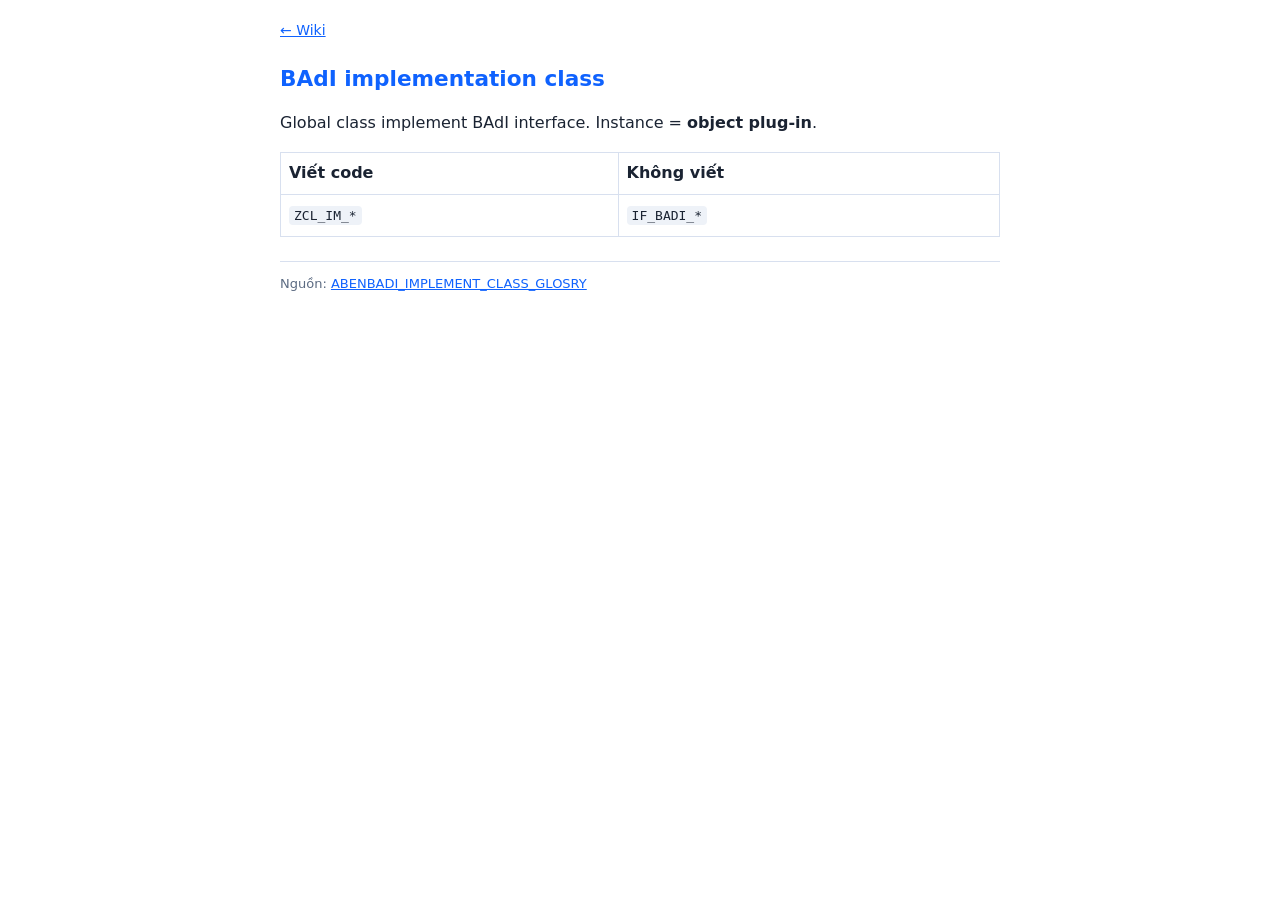
<file: wiki/pages/badi-implementation-class.html>
<!DOCTYPE html>
<html lang="vi">
<head>
  <meta charset="utf-8" />
  <title>BAdI implementation class</title>
  <link rel="stylesheet" href="style.css" />
</head>
<body>
  <nav><a href="../index.html">← Wiki</a></nav>
  <h1>BAdI implementation class</h1>
  <p>Global class implement BAdI interface. Instance = <strong>object plug-in</strong>.</p>
  <table>
    <tr><th>Viết code</th><th>Không viết</th></tr>
    <tr><td><code>ZCL_IM_*</code></td><td><code>IF_BADI_*</code></td></tr>
  </table>
  <p class="source">Nguồn: <a href="https://help.sap.com/doc/abapdocu_cp_index_htm/CLOUD/en-US/ABENBADI_IMPLEMENT_CLASS_GLOSRY.html" target="_blank" rel="noopener">ABENBADI_IMPLEMENT_CLASS_GLOSRY</a></p>
</body>
</html>
</file>
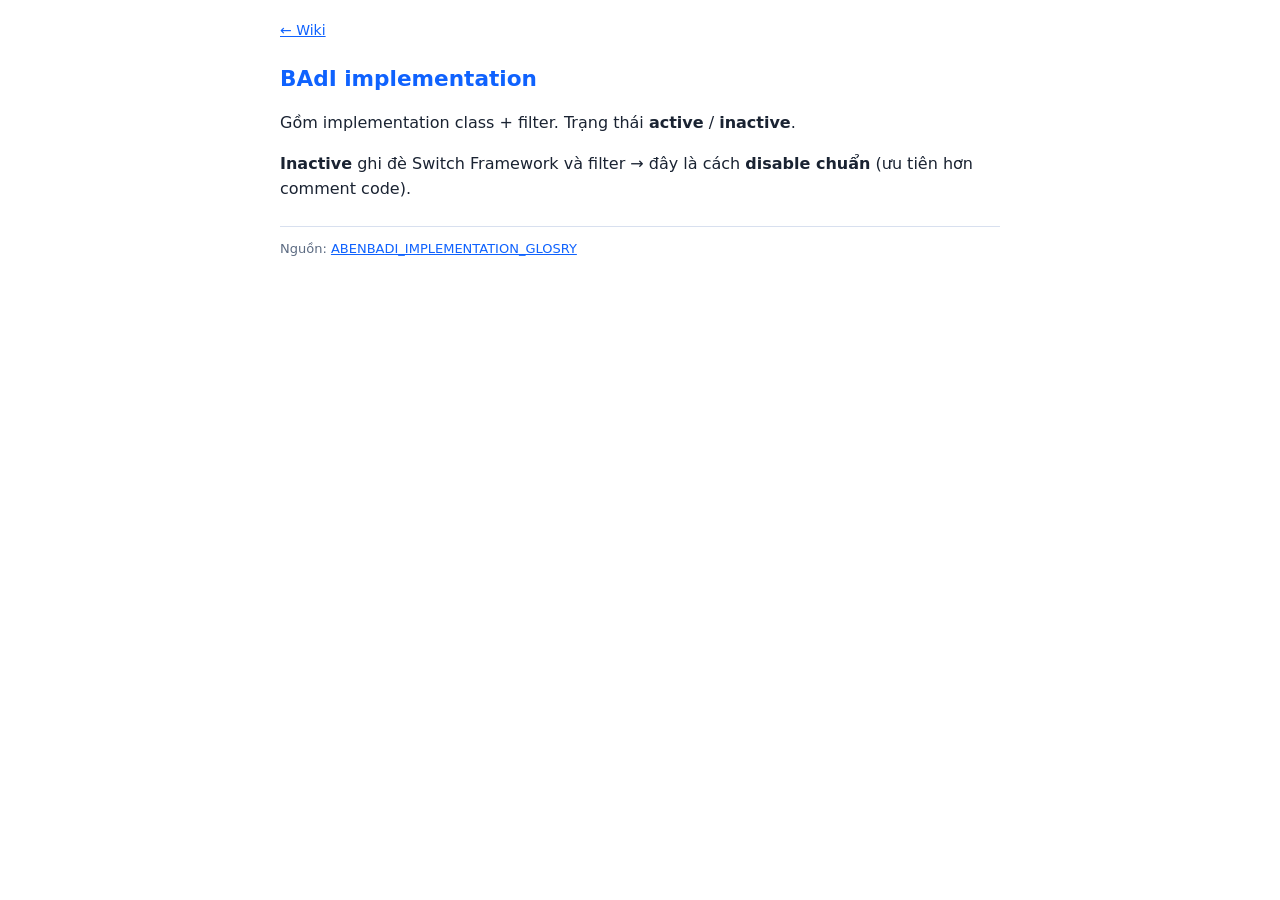
<file: wiki/pages/badi-implementation.html>
<!DOCTYPE html>
<html lang="vi">
<head>
  <meta charset="utf-8" />
  <title>BAdI implementation</title>
  <link rel="stylesheet" href="style.css" />
</head>
<body>
  <nav><a href="../index.html">← Wiki</a></nav>
  <h1>BAdI implementation</h1>
  <p>Gồm implementation class + filter. Trạng thái <strong>active</strong> / <strong>inactive</strong>.</p>
  <p><strong>Inactive</strong> ghi đè Switch Framework và filter → đây là cách <strong>disable chuẩn</strong> (ưu tiên hơn comment code).</p>
  <p class="source">Nguồn: <a href="https://help.sap.com/doc/abapdocu_cp_index_htm/CLOUD/en-US/ABENBADI_IMPLEMENTATION_GLOSRY.html" target="_blank" rel="noopener">ABENBADI_IMPLEMENTATION_GLOSRY</a></p>
</body>
</html>
</file>
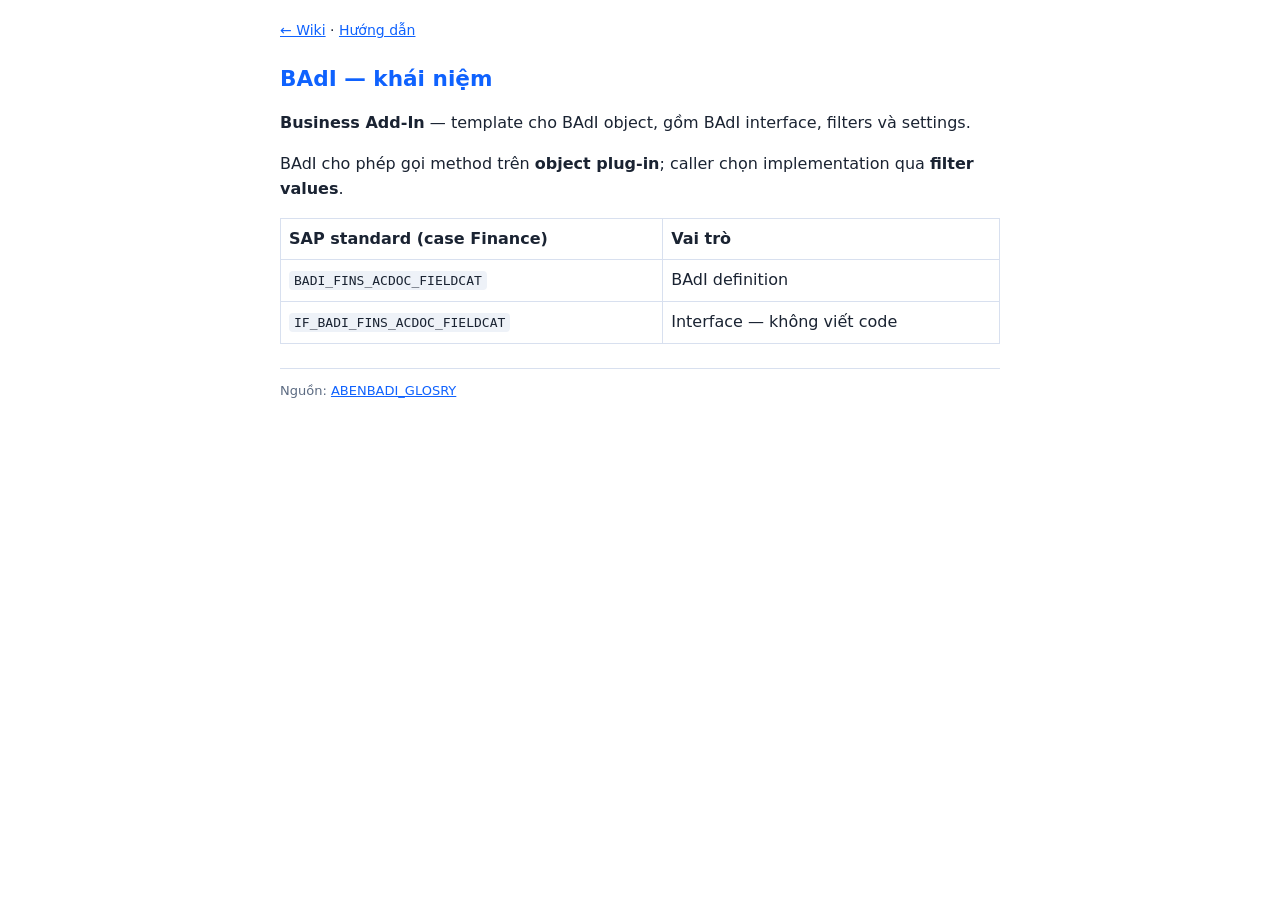
<file: wiki/pages/badi-khai-niem.html>
<!DOCTYPE html>
<html lang="vi">
<head>
  <meta charset="utf-8" />
  <title>BAdI — khái niệm</title>
  <link rel="stylesheet" href="style.css" />
</head>
<body>
  <nav><a href="../index.html">← Wiki</a> · <a href="../../docs/Huong_dan_BADI_FINS_ACDOC.html">Hướng dẫn</a></nav>
  <h1>BAdI — khái niệm</h1>
  <p><strong>Business Add-In</strong> — template cho BAdI object, gồm BAdI interface, filters và settings.</p>
  <p>BAdI cho phép gọi method trên <strong>object plug-in</strong>; caller chọn implementation qua <strong>filter values</strong>.</p>
  <table>
    <tr><th>SAP standard (case Finance)</th><th>Vai trò</th></tr>
    <tr><td><code>BADI_FINS_ACDOC_FIELDCAT</code></td><td>BAdI definition</td></tr>
    <tr><td><code>IF_BADI_FINS_ACDOC_FIELDCAT</code></td><td>Interface — không viết code</td></tr>
  </table>
  <p class="source">Nguồn: <a href="https://help.sap.com/doc/abapdocu_cp_index_htm/CLOUD/en-US/ABENBADI_GLOSRY.html" target="_blank" rel="noopener">ABENBADI_GLOSRY</a></p>
</body>
</html>
</file>
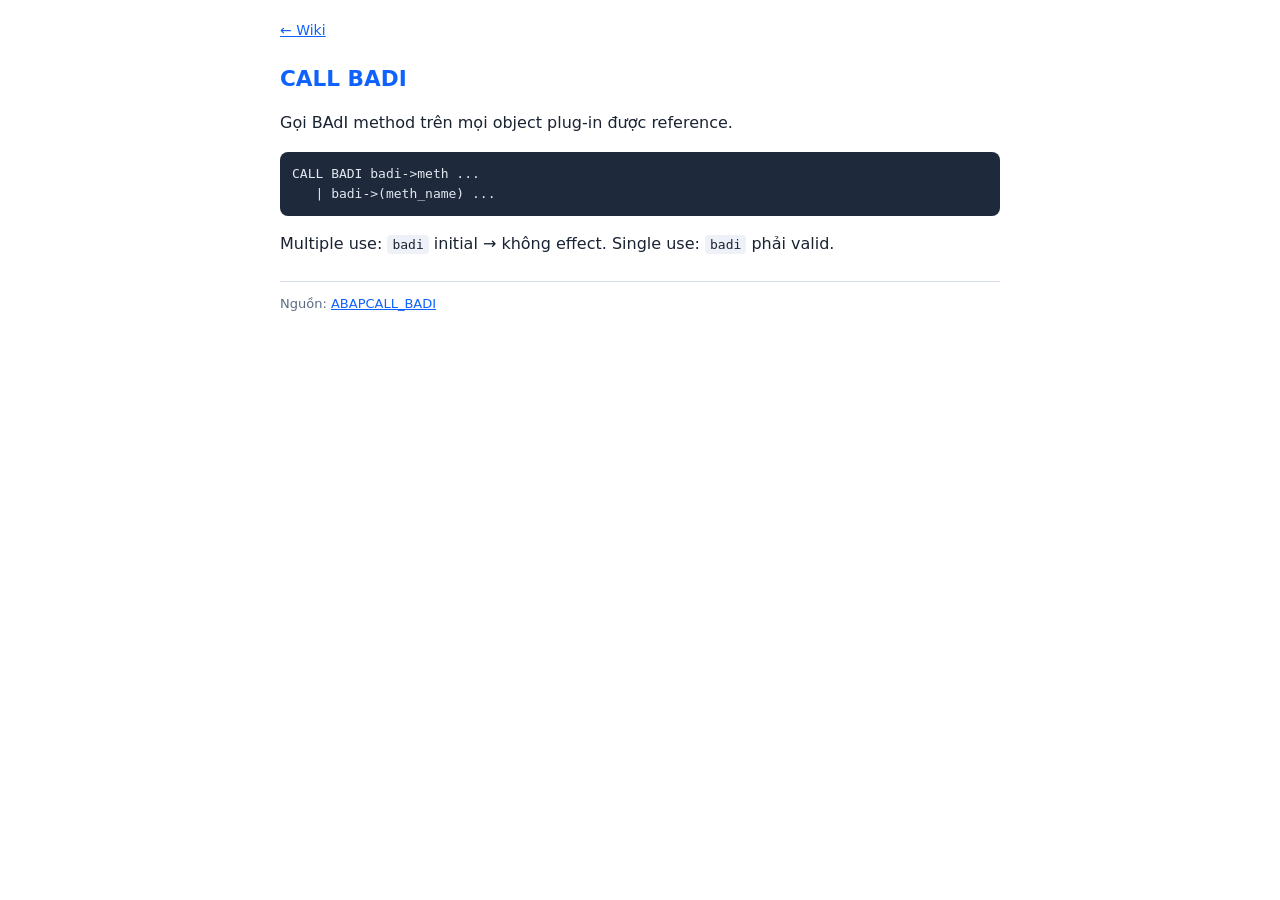
<file: wiki/pages/call-badi.html>
<!DOCTYPE html>
<html lang="vi">
<head>
  <meta charset="utf-8" />
  <title>CALL BADI</title>
  <link rel="stylesheet" href="style.css" />
</head>
<body>
  <nav><a href="../index.html">← Wiki</a></nav>
  <h1>CALL BADI</h1>
  <p>Gọi BAdI method trên mọi object plug-in được reference.</p>
  <pre>CALL BADI badi->meth ...
   | badi->(meth_name) ...</pre>
  <p>Multiple use: <code>badi</code> initial → không effect. Single use: <code>badi</code> phải valid.</p>
  <p class="source">Nguồn: <a href="https://help.sap.com/doc/abapdocu_cp_index_htm/CLOUD/en-US/ABAPCALL_BADI.html" target="_blank" rel="noopener">ABAPCALL_BADI</a></p>
</body>
</html>
</file>
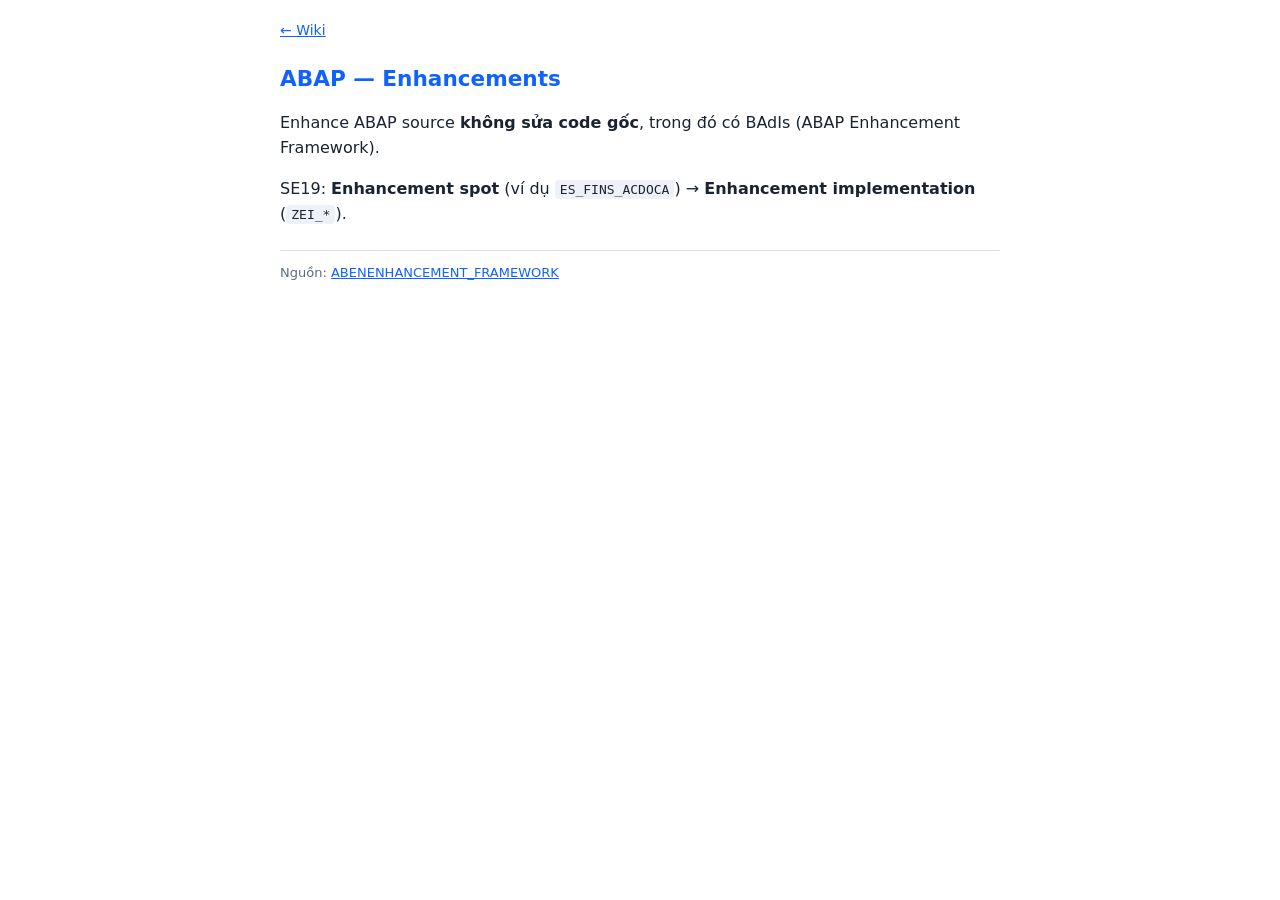
<file: wiki/pages/enhancement-framework.html>
<!DOCTYPE html>
<html lang="vi">
<head>
  <meta charset="utf-8" />
  <title>Enhancement Framework</title>
  <link rel="stylesheet" href="style.css" />
</head>
<body>
  <nav><a href="../index.html">← Wiki</a></nav>
  <h1>ABAP — Enhancements</h1>
  <p>Enhance ABAP source <strong>không sửa code gốc</strong>, trong đó có BAdIs (ABAP Enhancement Framework).</p>
  <p>SE19: <strong>Enhancement spot</strong> (ví dụ <code>ES_FINS_ACDOCA</code>) → <strong>Enhancement implementation</strong> (<code>ZEI_*</code>).</p>
  <p class="source">Nguồn: <a href="https://help.sap.com/doc/abapdocu_cp_index_htm/CLOUD/en-US/ABENENHANCEMENT_FRAMEWORK.html" target="_blank" rel="noopener">ABENENHANCEMENT_FRAMEWORK</a></p>
</body>
</html>
</file>
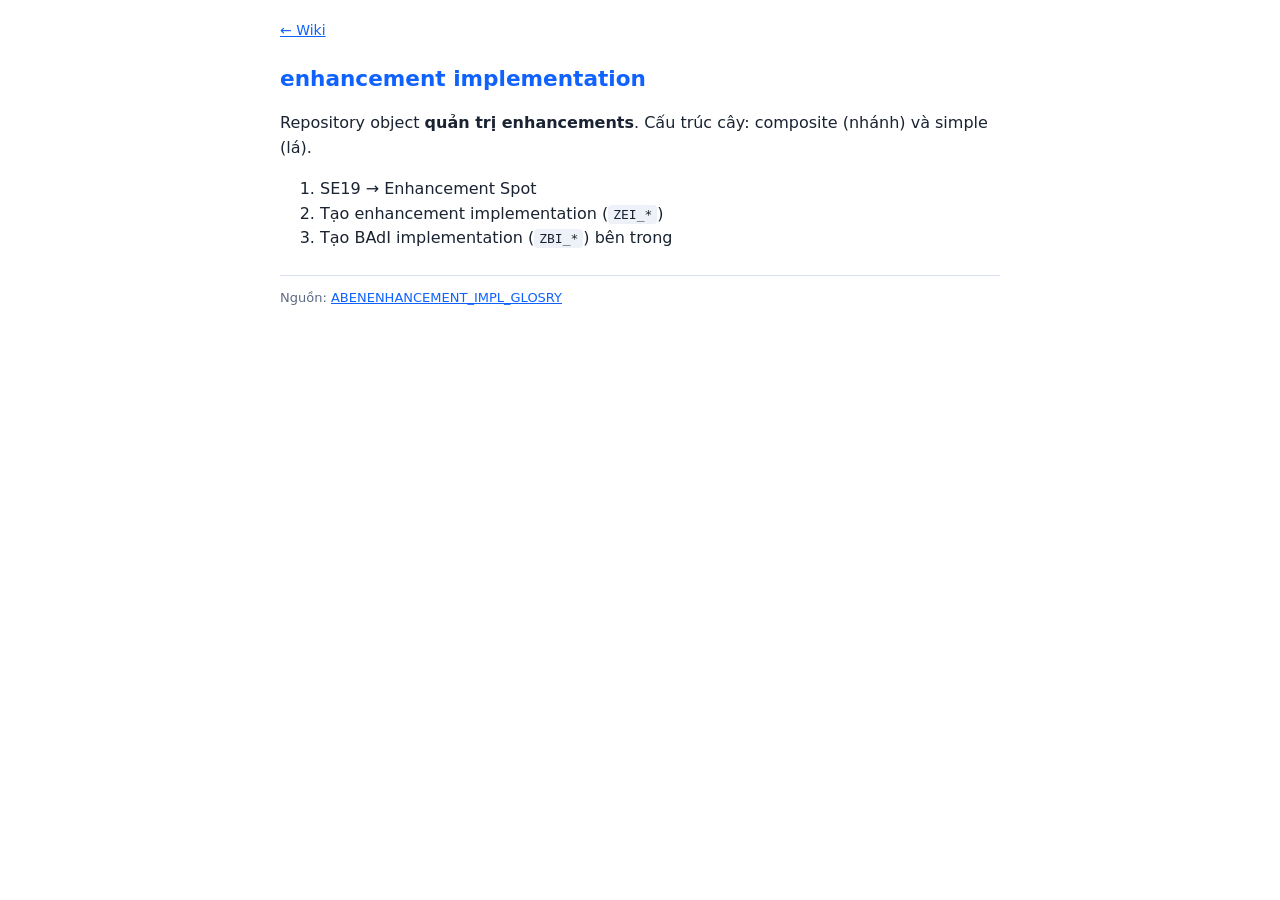
<file: wiki/pages/enhancement-implementation.html>
<!DOCTYPE html>
<html lang="vi">
<head>
  <meta charset="utf-8" />
  <title>enhancement implementation</title>
  <link rel="stylesheet" href="style.css" />
</head>
<body>
  <nav><a href="../index.html">← Wiki</a></nav>
  <h1>enhancement implementation</h1>
  <p>Repository object <strong>quản trị enhancements</strong>. Cấu trúc cây: composite (nhánh) và simple (lá).</p>
  <ol>
    <li>SE19 → Enhancement Spot</li>
    <li>Tạo enhancement implementation (<code>ZEI_*</code>)</li>
    <li>Tạo BAdI implementation (<code>ZBI_*</code>) bên trong</li>
  </ol>
  <p class="source">Nguồn: <a href="https://help.sap.com/doc/abapdocu_cp_index_htm/CLOUD/en-US/ABENENHANCEMENT_IMPL_GLOSRY.html" target="_blank" rel="noopener">ABENENHANCEMENT_IMPL_GLOSRY</a></p>
</body>
</html>
</file>
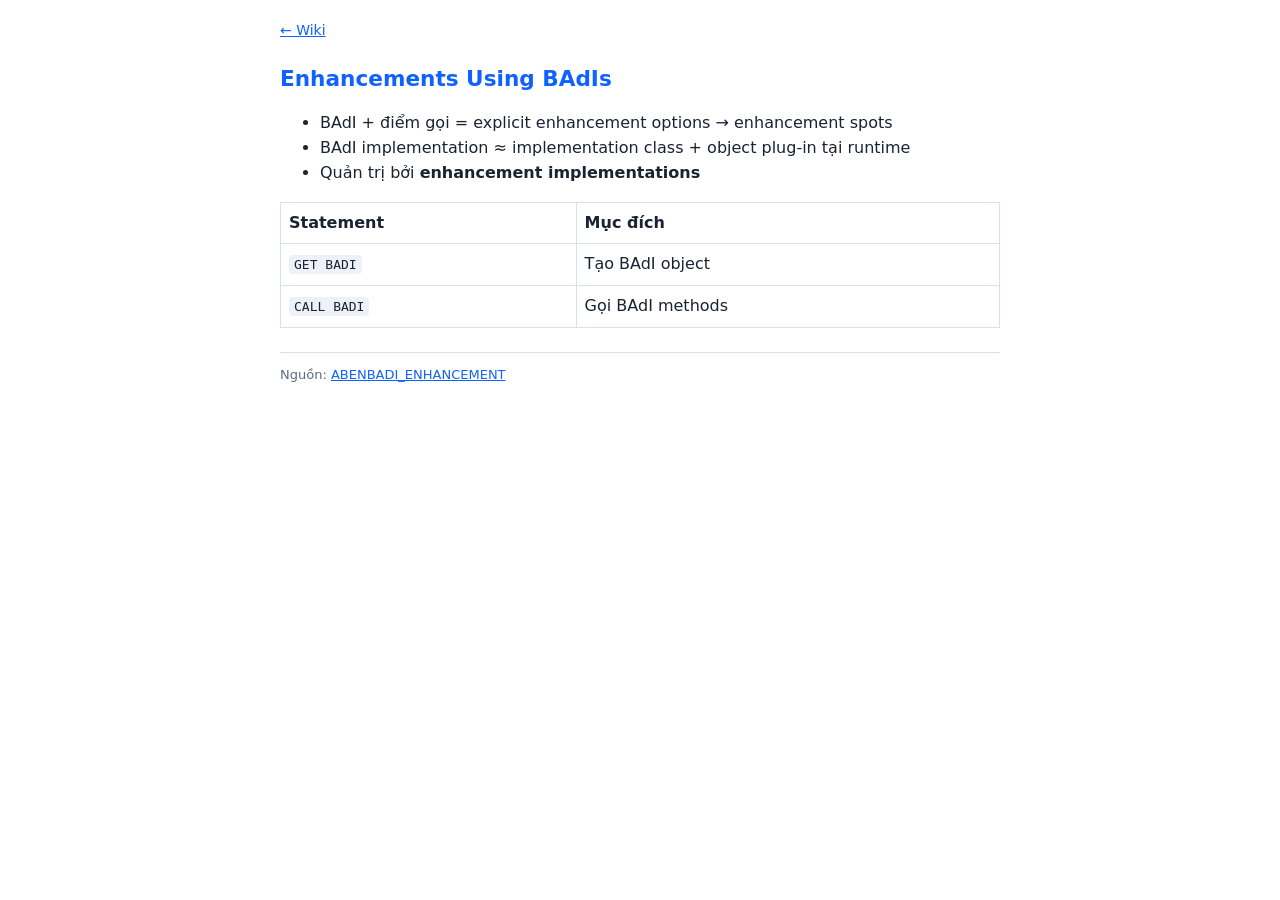
<file: wiki/pages/enhancements-using-badis.html>
<!DOCTYPE html>
<html lang="vi">
<head>
  <meta charset="utf-8" />
  <title>Enhancements Using BAdIs</title>
  <link rel="stylesheet" href="style.css" />
</head>
<body>
  <nav><a href="../index.html">← Wiki</a></nav>
  <h1>Enhancements Using BAdIs</h1>
  <ul>
    <li>BAdI + điểm gọi = explicit enhancement options → enhancement spots</li>
    <li>BAdI implementation ≈ implementation class + object plug-in tại runtime</li>
    <li>Quản trị bởi <strong>enhancement implementations</strong></li>
  </ul>
  <table>
    <tr><th>Statement</th><th>Mục đích</th></tr>
    <tr><td><code>GET BADI</code></td><td>Tạo BAdI object</td></tr>
    <tr><td><code>CALL BADI</code></td><td>Gọi BAdI methods</td></tr>
  </table>
  <p class="source">Nguồn: <a href="https://help.sap.com/doc/abapdocu_cp_index_htm/CLOUD/en-US/ABENBADI_ENHANCEMENT.html" target="_blank" rel="noopener">ABENBADI_ENHANCEMENT</a></p>
</body>
</html>
</file>
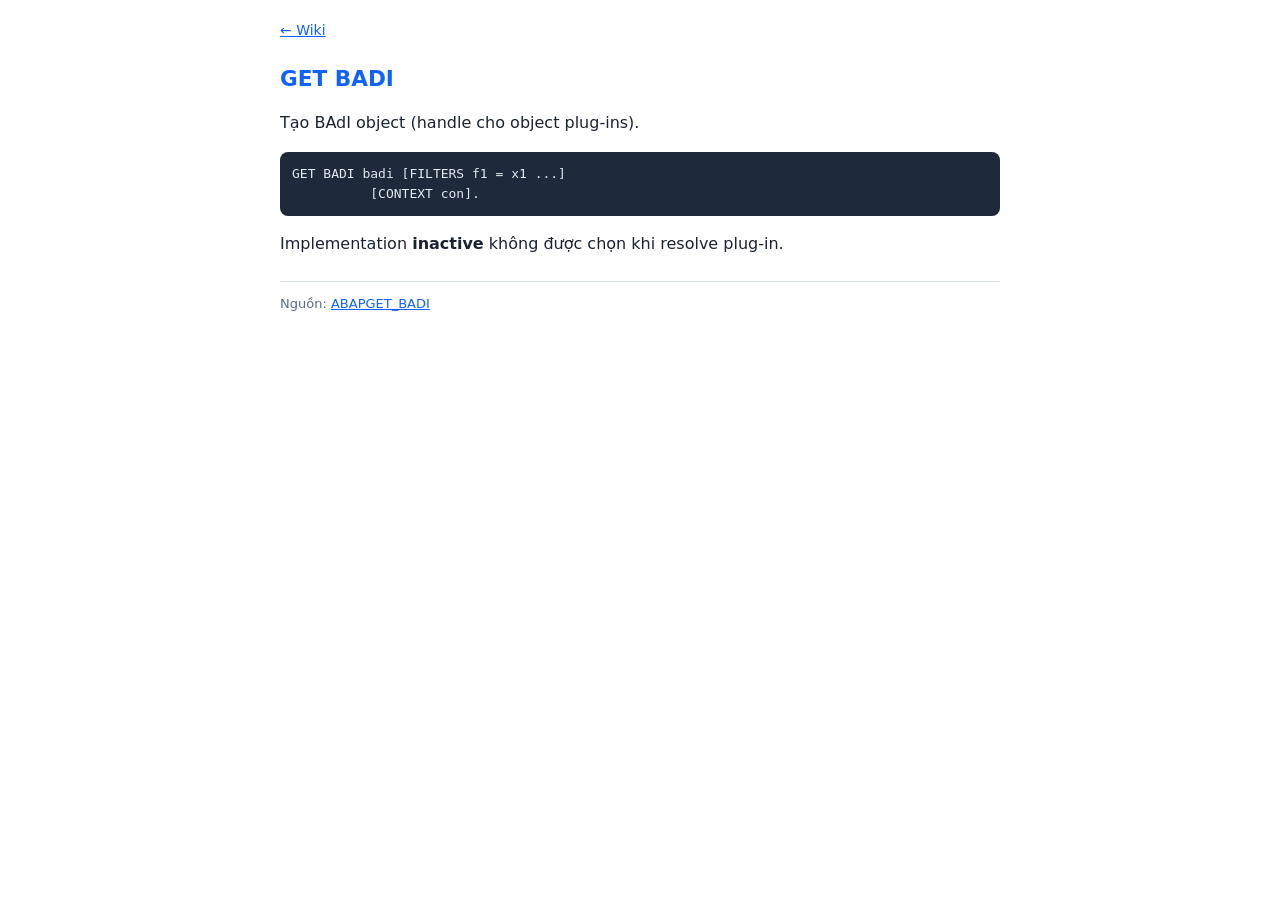
<file: wiki/pages/get-badi.html>
<!DOCTYPE html>
<html lang="vi">
<head>
  <meta charset="utf-8" />
  <title>GET BADI</title>
  <link rel="stylesheet" href="style.css" />
</head>
<body>
  <nav><a href="../index.html">← Wiki</a></nav>
  <h1>GET BADI</h1>
  <p>Tạo BAdI object (handle cho object plug-ins).</p>
  <pre>GET BADI badi [FILTERS f1 = x1 ...]
          [CONTEXT con].</pre>
  <p>Implementation <strong>inactive</strong> không được chọn khi resolve plug-in.</p>
  <p class="source">Nguồn: <a href="https://help.sap.com/doc/abapdocu_cp_index_htm/CLOUD/en-US/ABAPGET_BADI.html" target="_blank" rel="noopener">ABAPGET_BADI</a></p>
</body>
</html>
</file>
<file: docs/theme.css>
/* Dark theme — dùng chung cho docs/ */
:root {
  color-scheme: dark;
  --bg: #0f1419;
  --surface: #1a2332;
  --card: #1a2332;
  --text: #e8eef7;
  --muted: #94a3b8;
  --accent: #4589ff;
  --accent-soft: #1e3a5f;
  --border: #2d3a4f;
  --code-bg: #0d1117;
  --code-text: #e2e8f0;
  --tree-bg: #151b26;
  --warn-bg: #2d2610;
  --warn-border: #c9a227;
  --inline-code-bg: #2d3a4f;
  --inline-code-text: #c8daf8;
  --row-alt: #151b26;
  --tag-bg: rgba(69, 137, 255, 0.2);
  --radius: 10px;
  --shadow: 0 2px 12px rgba(0, 0, 0, 0.35);
  --hero-from: #0043ce;
  --hero-to: #001d6c;
}
</file>
<file: wiki/pages/style.css>
body { font-family: Segoe UI, system-ui, sans-serif; max-width: 720px; margin: 0 auto; padding: 20px; line-height: 1.55; color: #1a2332; }
a { color: #0f62fe; }
nav { margin-bottom: 20px; font-size: 14px; }
h1 { font-size: 1.35rem; color: #0f62fe; }
table { border-collapse: collapse; width: 100%; margin: 12px 0; }
th, td { border: 1px solid #d8e0ef; padding: 8px; text-align: left; }
pre { background: #1e293b; color: #e2e8f0; padding: 12px; border-radius: 8px; overflow-x: auto; font-size: 13px; }
code { background: #eef2f8; padding: 2px 5px; border-radius: 4px; }
.source { font-size: 13px; color: #5c6b82; margin-top: 24px; border-top: 1px solid #d8e0ef; padding-top: 12px; }
</file>
